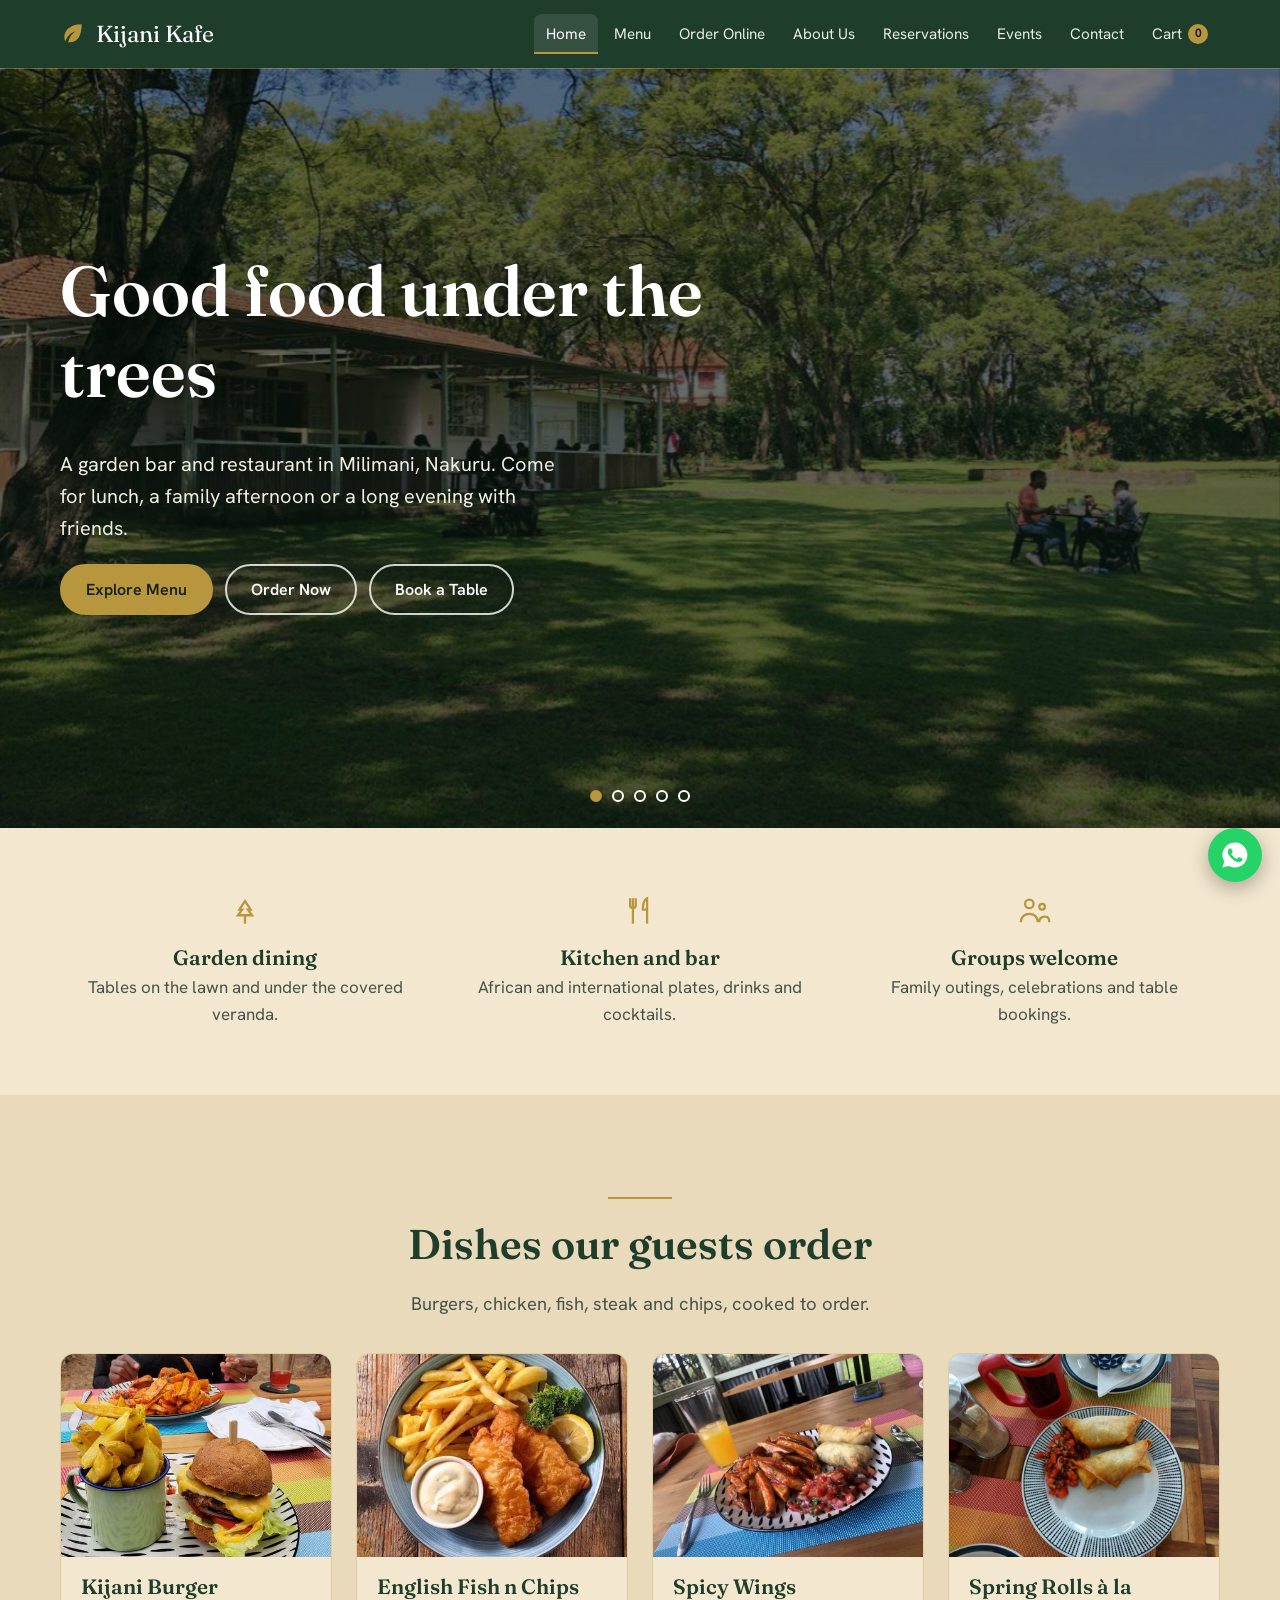
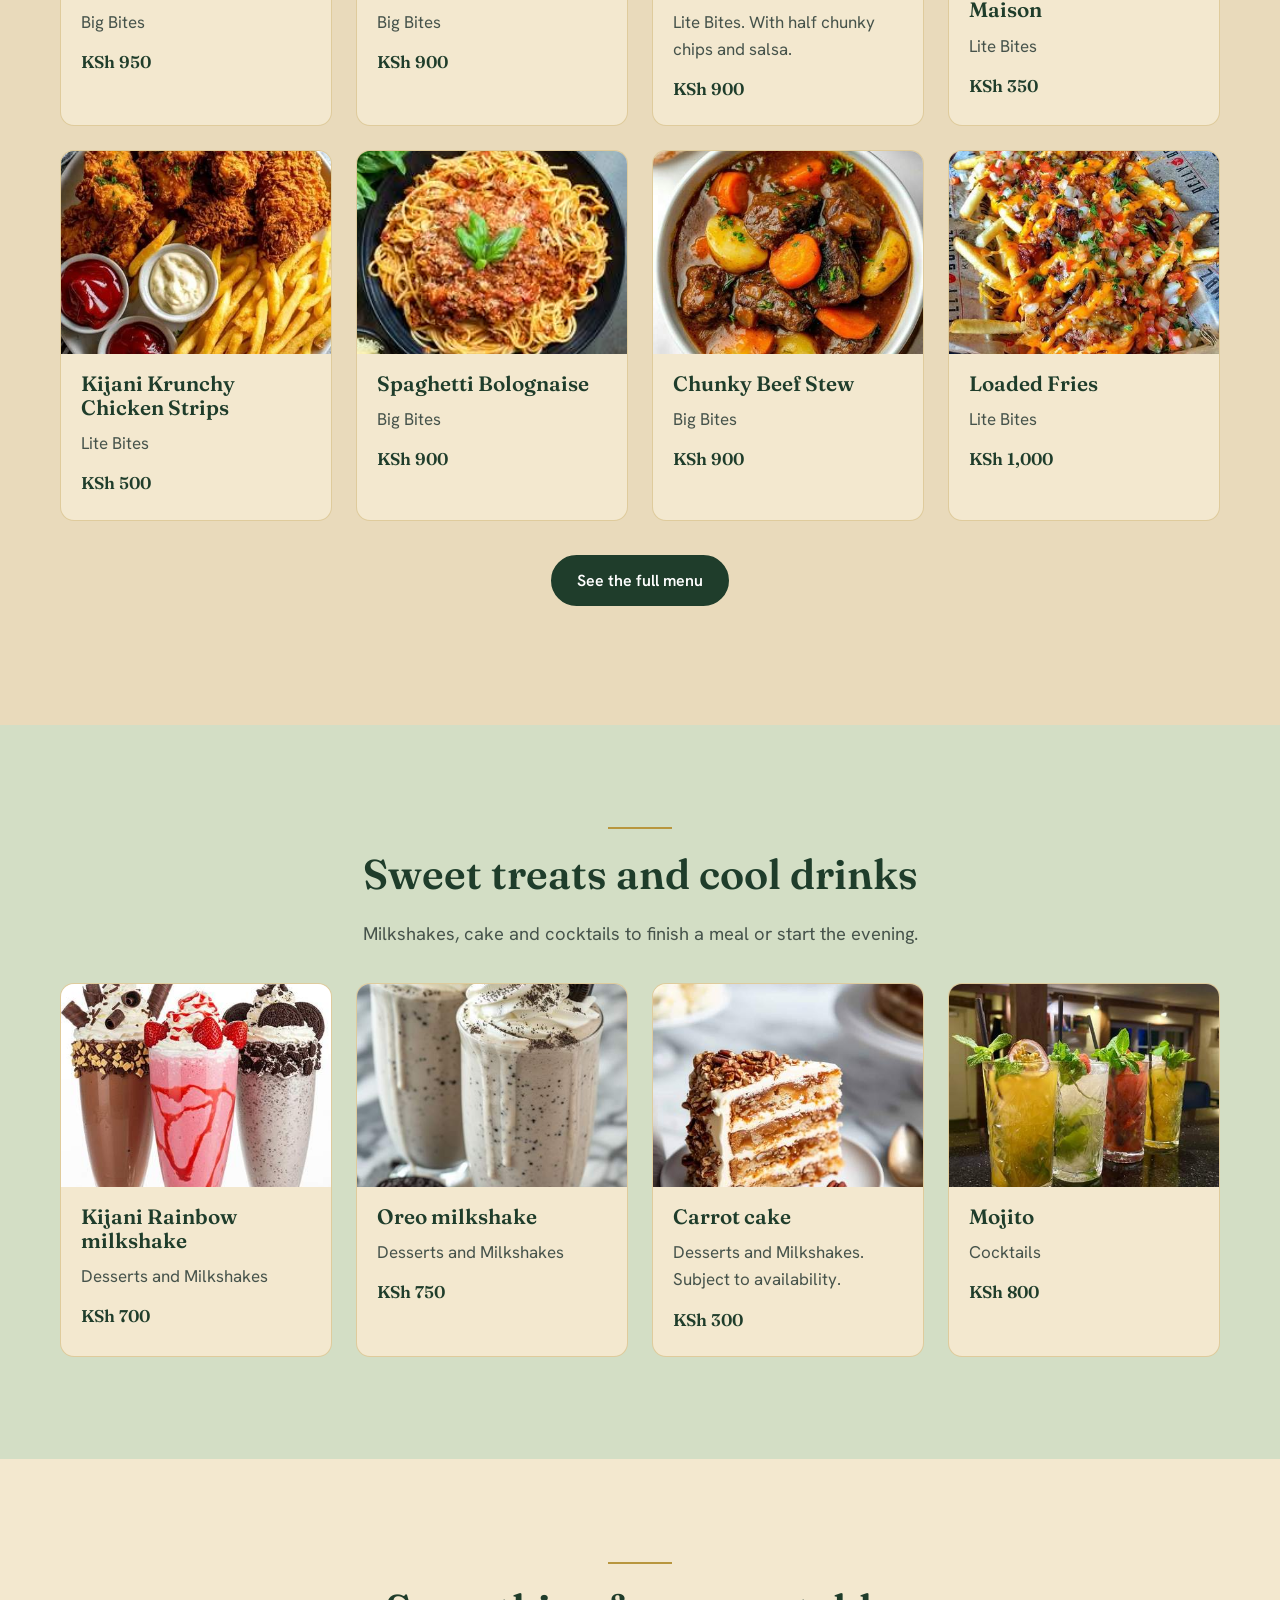
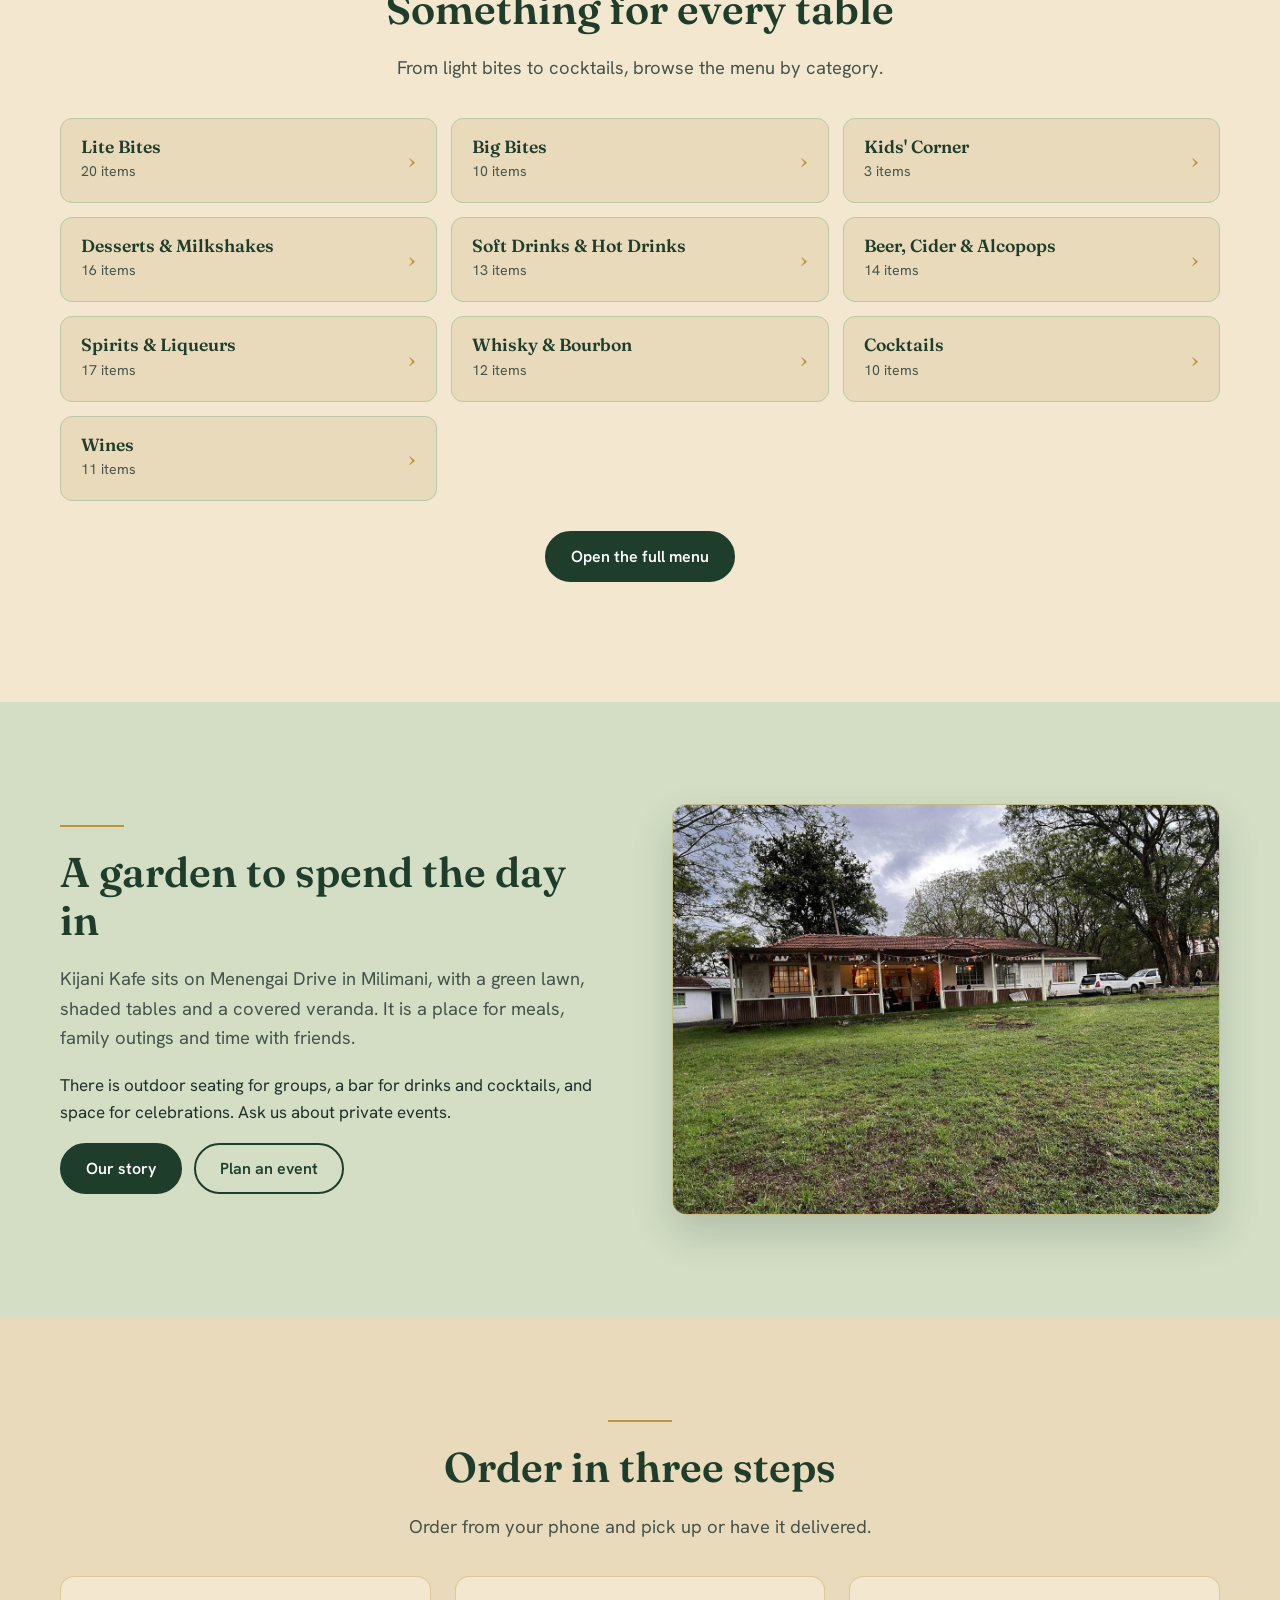
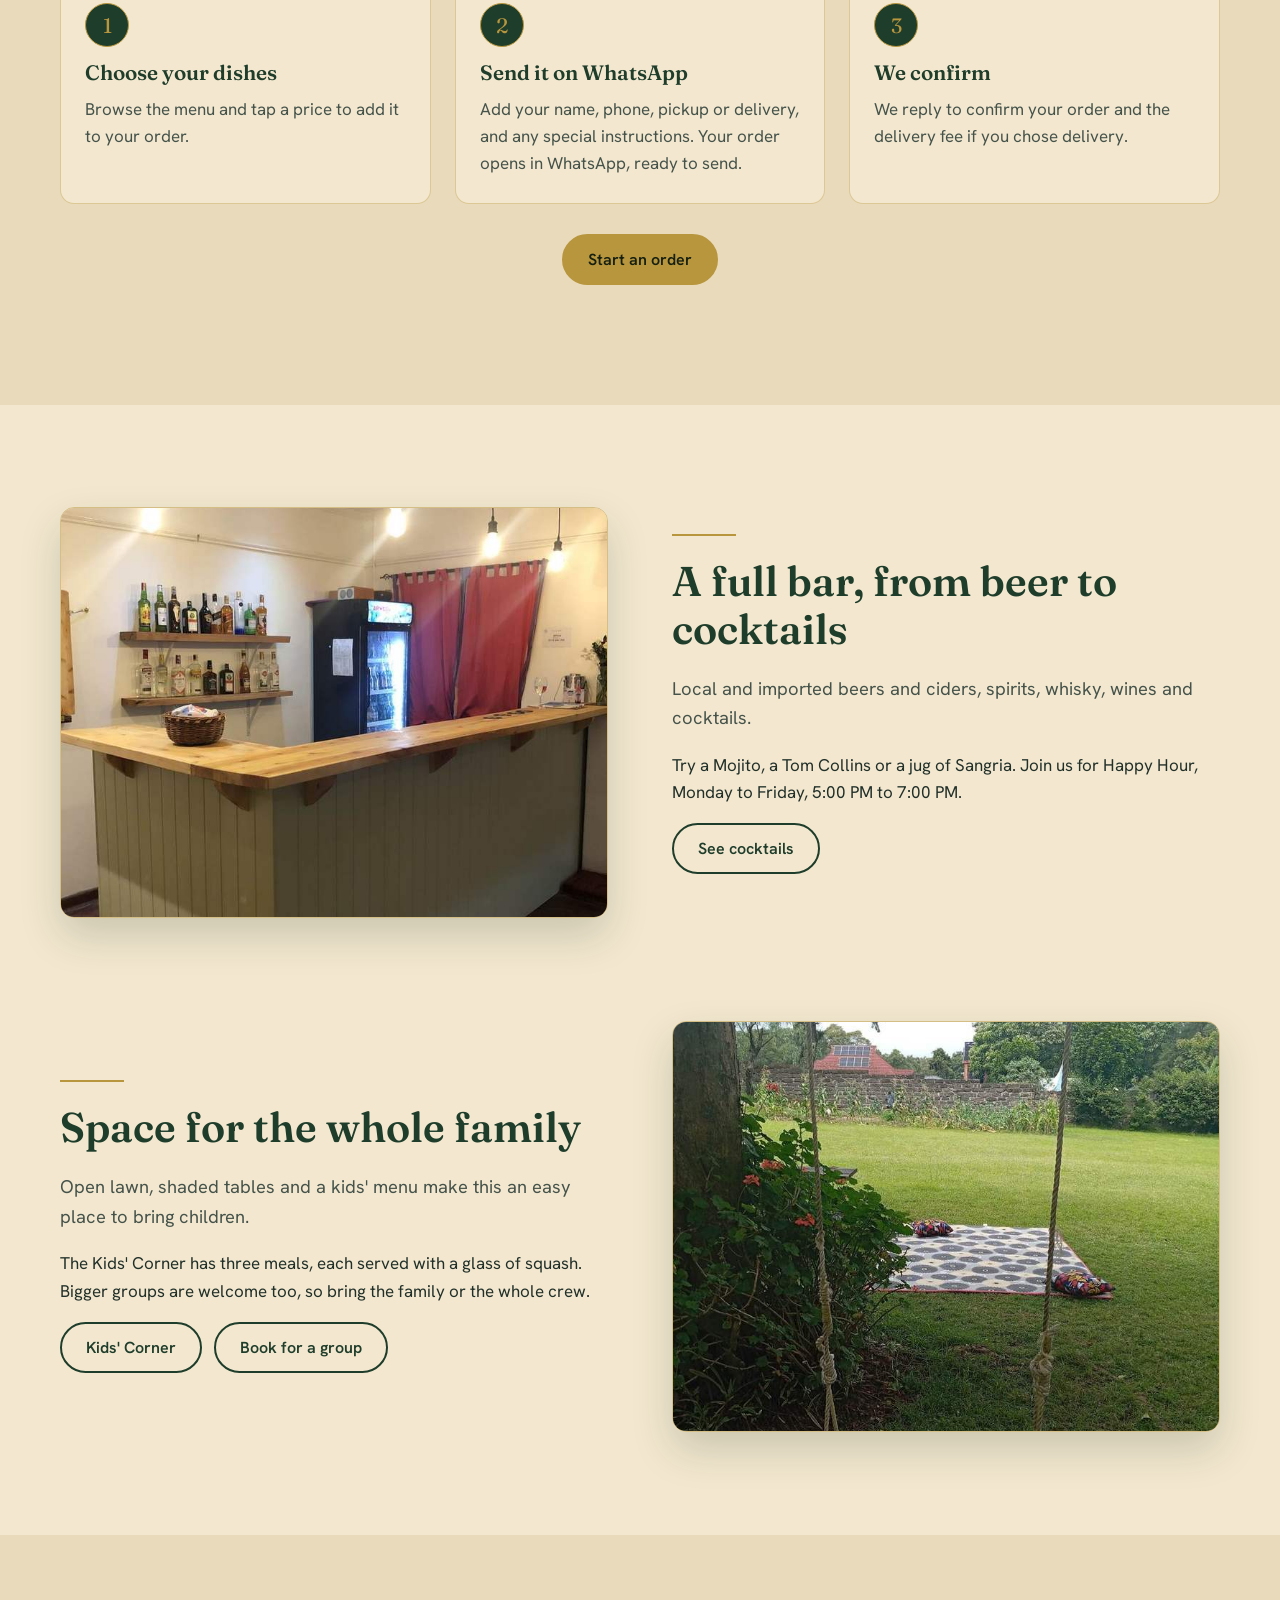
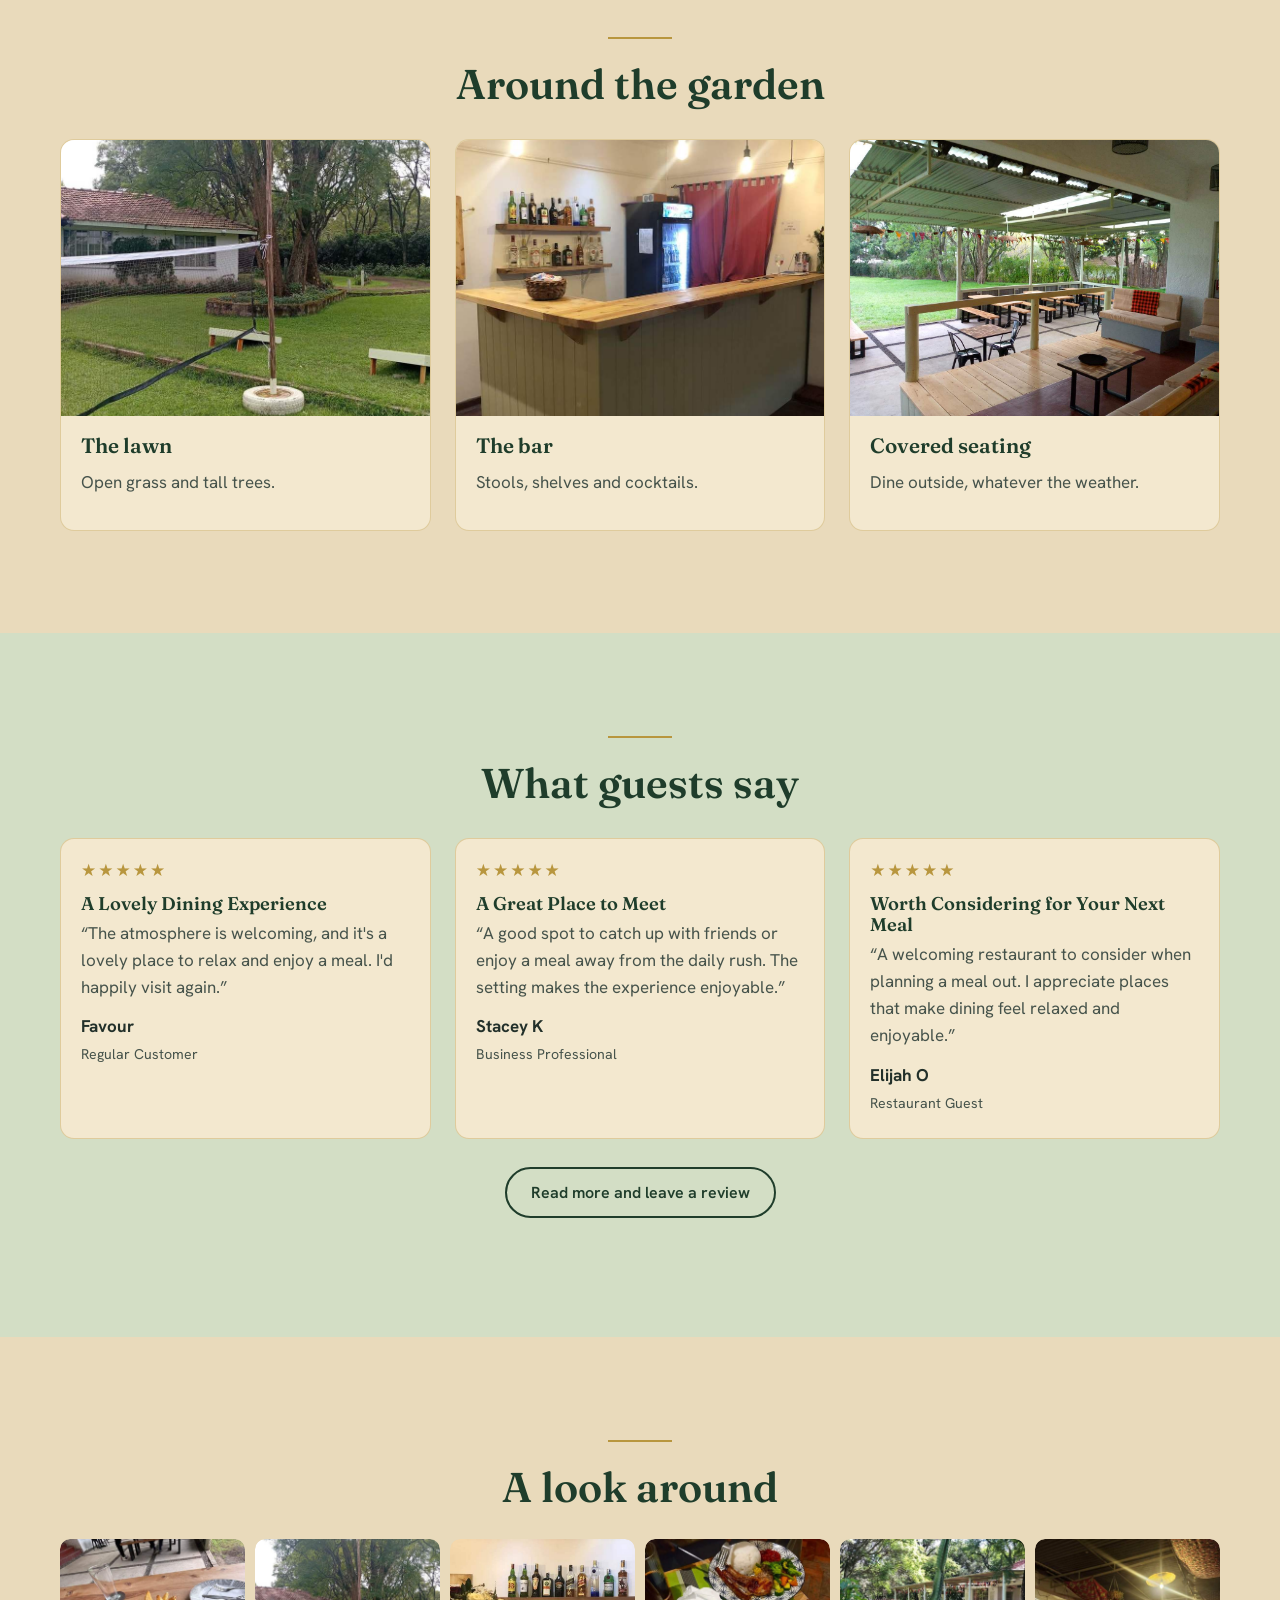
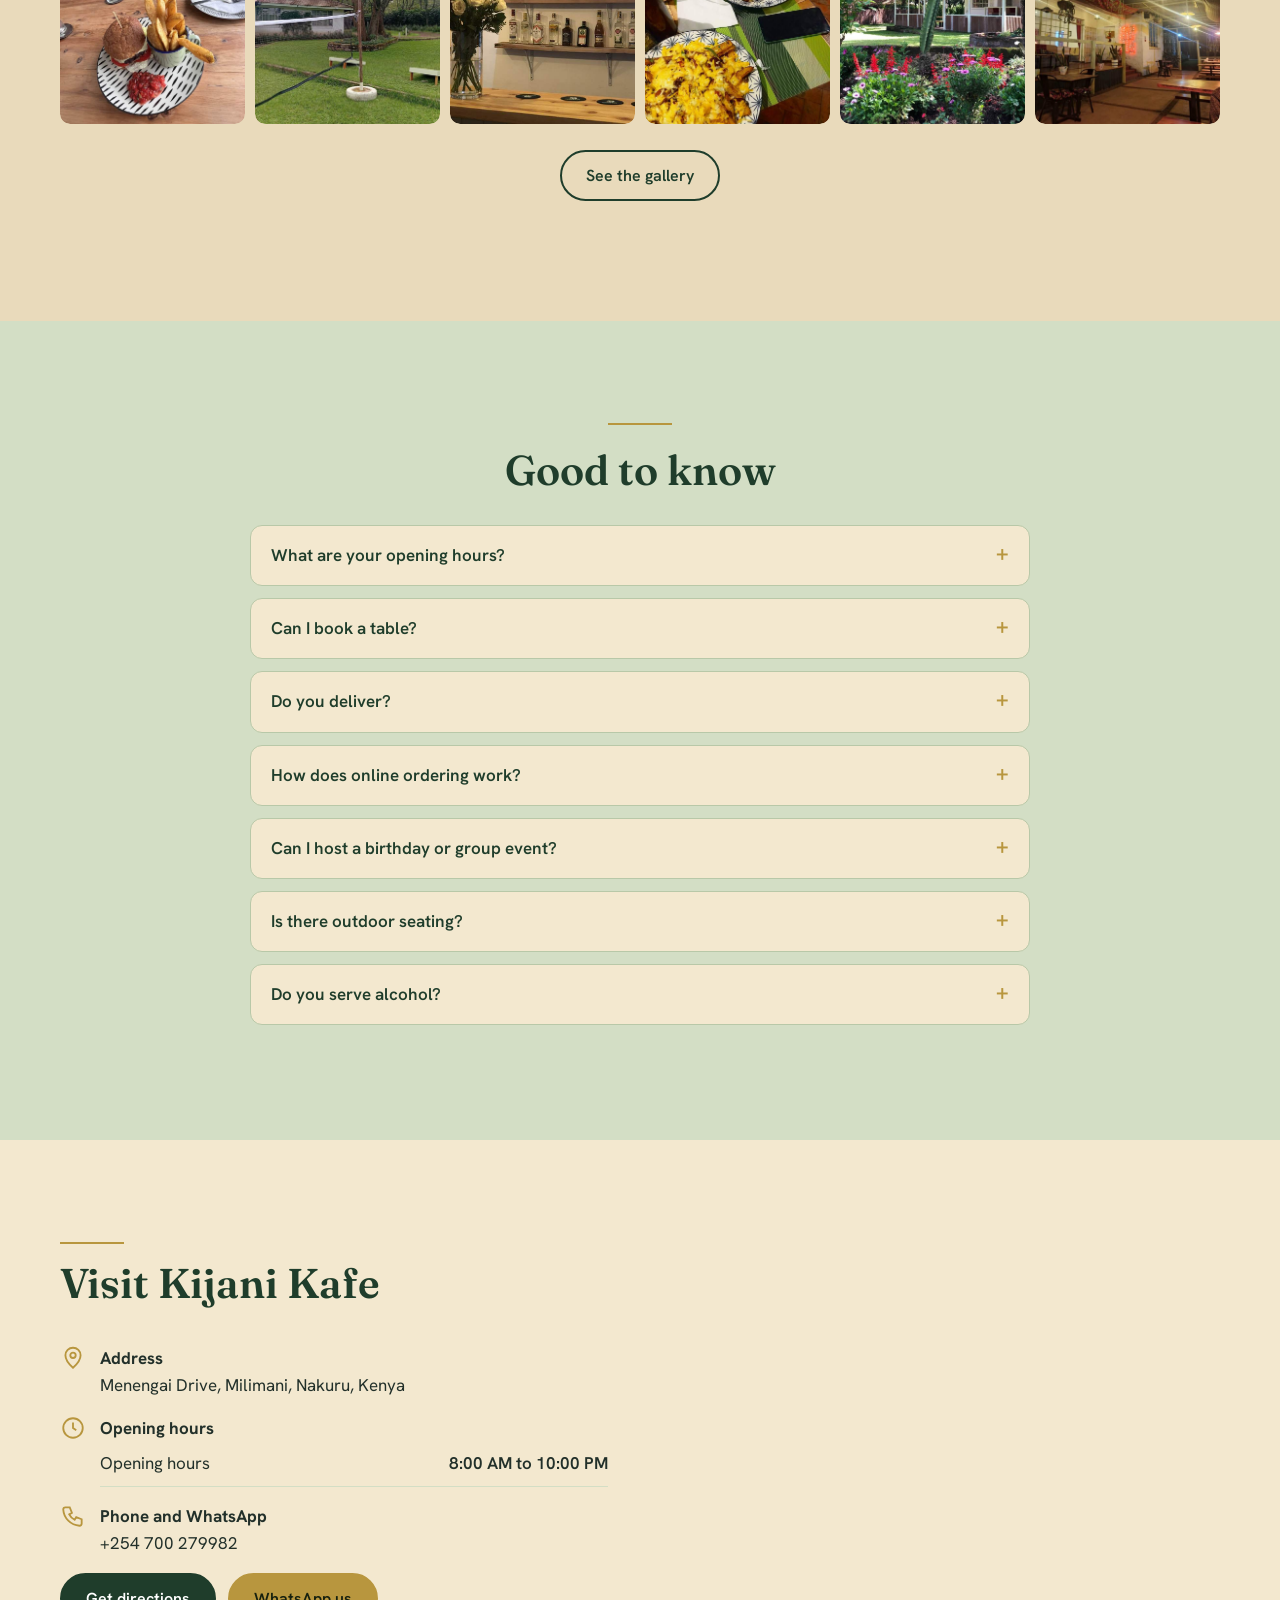
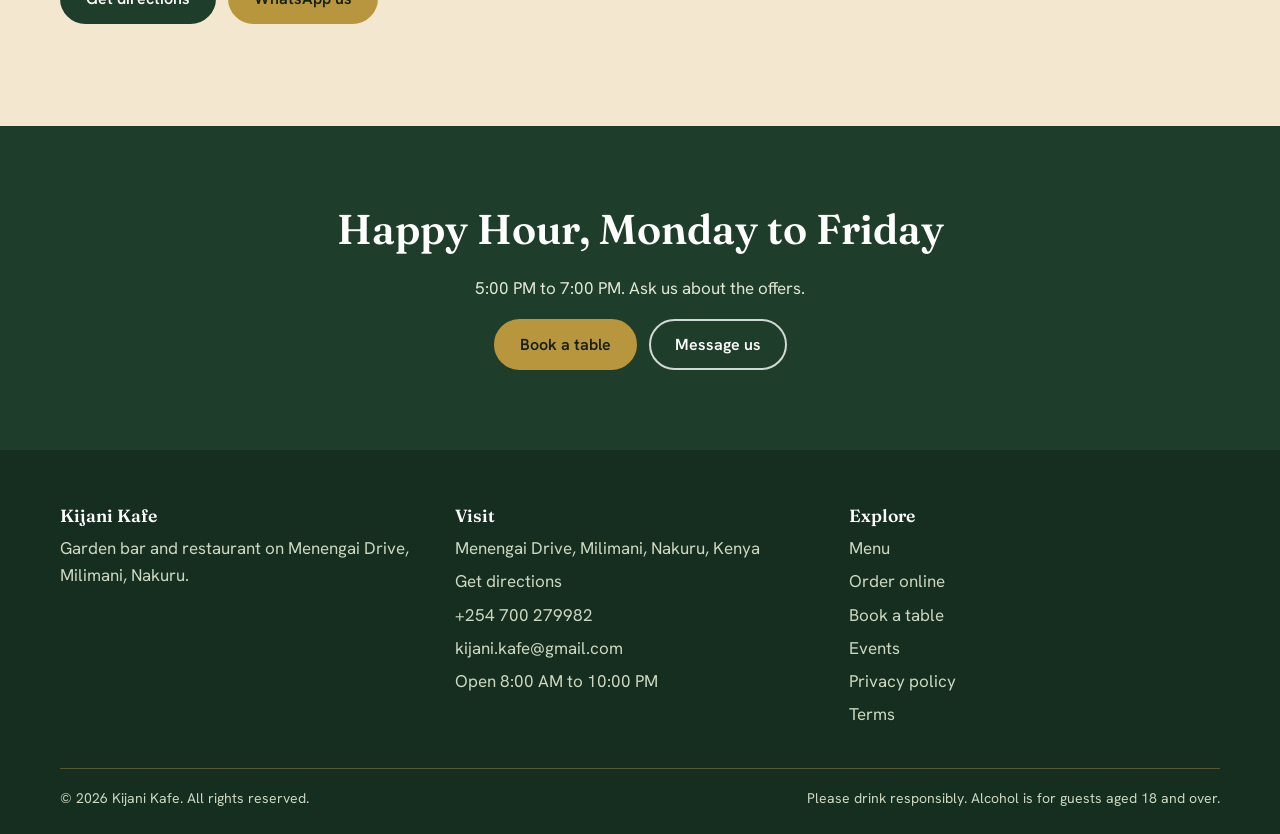
<file: index.html>
<!doctype html><html lang="en"><head><meta charset="utf-8"><meta name="viewport" content="width=device-width,initial-scale=1"><title>Kijani Kafe | Garden Bar & Restaurant in Milimani, Nakuru</title><meta name="description" content="Garden-style bar and restaurant on Menengai Drive, Milimani, Nakuru. View the menu, order on WhatsApp or book a table."><meta name="theme-color" content="#1f3d2b"><meta property="og:title" content="Kijani Kafe | Garden Bar & Restaurant in Milimani, Nakuru"><meta property="og:description" content="Garden-style bar and restaurant on Menengai Drive, Milimani, Nakuru. View the menu, order on WhatsApp or book a table."><meta property="og:image" content="images/h1.jpg"><meta property="og:type" content="restaurant">
<link rel="preconnect" href="https://fonts.googleapis.com"><link rel="preconnect" href="https://fonts.gstatic.com" crossorigin><link href="https://fonts.googleapis.com/css2?family=Fraunces:opsz,wght@9..144,500;9..144,600&family=Hanken+Grotesk:wght@400;600;700&display=swap" rel="stylesheet"><link rel="stylesheet" href="css/style.css"><script type="application/ld+json">{"@context": "https://schema.org", "@type": "Restaurant", "name": "Kijani Kafe", "description": "Garden-style bar and restaurant in Milimani, Nakuru.", "telephone": "+254700279982", "email": "kijani.kafe@gmail.com", "servesCuisine": ["African", "International"], "hasMenu": "menu.html", "image": "images/h1.jpg", "address": {"@type": "PostalAddress", "streetAddress": "Menengai Drive, Milimani", "addressLocality": "Nakuru", "addressCountry": "KE"}, "acceptsReservations": true, "openingHours": "Mo-Su 08:00-22:00"}</script></head><body>
<a class="skip" href="#main">Skip to content</a>
<header class="top"><div class="wrap bar"><a class="logo" href="index.html" aria-label="Kijani Kafe home"><svg viewBox="0 0 24 24" aria-hidden="true"><path d="M20 3C9 3 4 9 4 15c0 1.5.4 2.8 1 4 1.5-5 5-8 9-9.5-3 2.5-5.500 5.500-6.500 10C16 20.500 20 14 20 3z"/></svg>Kijani Kafe</a>
<button class="burger" aria-label="Menu" aria-expanded="false"><svg viewBox="0 0 24 24" fill="none" stroke-width="2" stroke-linecap="round"><path d="M4 7h16M4 12h16M4 17h16"/></svg></button>
<nav aria-label="Main"><ul><li><a href="index.html" aria-current="page">Home</a></li><li><a href="menu.html">Menu</a></li><li><a href="order.html">Order Online</a></li><li><a href="about.html">About Us</a></li><li><a href="reservations.html">Reservations</a></li><li><a href="events.html">Events</a></li><li><a href="contact.html">Contact</a></li><li><a class="cartlink" href="order.html">Cart <b data-count>0</b></a></li></ul></nav></div></header><main id="main"><section class="hero" style="padding:0" aria-label="Kijani Kafe photo slideshow"><div class="slide"><img src="images/h1.jpg" alt="The garden lawn at Kijani Kafe"></div><div class="slide"><img src="images/h2.jpg" alt="Kijani Kafe building among the trees" loading="lazy"></div><div class="slide"><img src="images/h3.jpg" alt="Covered garden seating" loading="lazy"></div><div class="slide"><img src="images/h4.jpg" alt="The bar and dining room" loading="lazy"></div><div class="slide"><img src="images/h5.jpg" alt="A shared platter of Kijani Kafe food" loading="lazy"></div><div class="wrap"><h1>Good food under the trees</h1><p>A garden bar and restaurant in Milimani, Nakuru. Come for lunch, a family afternoon or a long evening with friends.</p><div class="btns"><a class="btn gold" href="menu.html">Explore Menu</a><a class="btn ghost" href="order.html">Order Now</a><a class="btn ghost" href="reservations.html">Book a Table</a></div></div><div class="dots" role="group" aria-label="Choose photo"></div></section>
<section class="bg-white" style="padding:44px 0"><div class="wrap grid g3"><div class="fact rv"><svg viewBox="0 0 24 24" aria-hidden="true"><path d="M12 21v-6M7 15h10l-3-4h2l-4-6-4 6h2z"/></svg><h3>Garden dining</h3><p>Tables on the lawn and under the covered veranda.</p></div><div class="fact rv"><svg viewBox="0 0 24 24" aria-hidden="true"><path d="M7 3v8M5 3v5a2 2 0 0 0 4 0V3M7 11v10M17 21V3c-2 1-3 4-3 8h3"/></svg><h3>Kitchen and bar</h3><p>African and international plates, drinks and cocktails.</p></div><div class="fact rv"><svg viewBox="0 0 24 24" aria-hidden="true"><circle cx="8" cy="7" r="3"/><circle cx="17" cy="9" r="2"/><path d="M2 20c0-4 3-6 6-6s6 2 6 6M15 20c0-2 1-4 4-4s3 2 3 4"/></svg><h3>Groups welcome</h3><p>Family outings, celebrations and table bookings.</p></div></div></section>
<section><div class="wrap"><div class="center rv"><hr class="rule"><h2>Dishes our guests order</h2><p class="lead">Burgers, chicken, fish, steak and chips, cooked to order.</p></div>
<div class="grid g4" style="margin-top:34px"><article class="card rv"><div class="im"><img src="images/f-burger.jpg" alt="Kijani Burger" loading="lazy"></div><div class="tx"><h3>Kijani Burger</h3><p>Big Bites</p><span class="price">KSh 950</span></div></article><article class="card rv"><div class="im"><img src="images/m-fish.jpg" alt="English Fish n Chips" loading="lazy"></div><div class="tx"><h3>English Fish n Chips</h3><p>Big Bites</p><span class="price">KSh 900</span></div></article><article class="card rv"><div class="im"><img src="images/f-wings.jpg" alt="Spicy Wings" loading="lazy"></div><div class="tx"><h3>Spicy Wings</h3><p>Lite Bites. With half chunky chips and salsa.</p><span class="price">KSh 900</span></div></article><article class="card rv"><div class="im"><img src="images/f-rolls.jpg" alt="Spring Rolls à la Maison" loading="lazy"></div><div class="tx"><h3>Spring Rolls à la Maison</h3><p>Lite Bites</p><span class="price">KSh 350</span></div></article><article class="card rv"><div class="im"><img src="images/m-strips.jpg" alt="Kijani Krunchy Chicken Strips" loading="lazy"></div><div class="tx"><h3>Kijani Krunchy Chicken Strips</h3><p>Lite Bites</p><span class="price">KSh 500</span></div></article><article class="card rv"><div class="im"><img src="images/m-bolognese.jpg" alt="Spaghetti Bolognaise" loading="lazy"></div><div class="tx"><h3>Spaghetti Bolognaise</h3><p>Big Bites</p><span class="price">KSh 900</span></div></article><article class="card rv"><div class="im"><img src="images/m-stew.jpg" alt="Chunky Beef Stew" loading="lazy"></div><div class="tx"><h3>Chunky Beef Stew</h3><p>Big Bites</p><span class="price">KSh 900</span></div></article><article class="card rv"><div class="im"><img src="images/m-loaded.jpg" alt="Loaded Fries" loading="lazy"></div><div class="tx"><h3>Loaded Fries</h3><p>Lite Bites</p><span class="price">KSh 1,000</span></div></article></div>
<p class="center" style="margin-top:34px"><a class="btn" href="menu.html">See the full menu</a></p></div></section>
<section class="bg-sage"><div class="wrap"><div class="center rv"><hr class="rule"><h2>Sweet treats and cool drinks</h2><p class="lead">Milkshakes, cake and cocktails to finish a meal or start the evening.</p></div><div class="grid g4" style="margin-top:34px"><article class="card rv"><div class="im"><img src="images/m-rainbow.jpg" alt="Kijani Rainbow milkshake" loading="lazy"></div><div class="tx"><h3>Kijani Rainbow milkshake</h3><p>Desserts and Milkshakes</p><span class="price">KSh 700</span></div></article><article class="card rv"><div class="im"><img src="images/m-oreo.jpg" alt="Oreo milkshake" loading="lazy"></div><div class="tx"><h3>Oreo milkshake</h3><p>Desserts and Milkshakes</p><span class="price">KSh 750</span></div></article><article class="card rv"><div class="im"><img src="images/m-carrot.jpg" alt="Carrot cake" loading="lazy"></div><div class="tx"><h3>Carrot cake</h3><p>Desserts and Milkshakes. Subject to availability.</p><span class="price">KSh 300</span></div></article><article class="card rv"><div class="im"><img src="images/m-mojito.jpg" alt="Mojito" loading="lazy"></div><div class="tx"><h3>Mojito</h3><p>Cocktails</p><span class="price">KSh 800</span></div></article></div></div></section>
<section class="bg-white"><div class="wrap"><div class="center rv"><hr class="rule"><h2>Something for every table</h2><p class="lead">From light bites to cocktails, browse the menu by category.</p></div><div class="grid g3" style="margin-top:34px;gap:14px"><a class="tile rv" href="menu.html#c1"><div><h3>Lite Bites</h3><small>20 items</small></div><span aria-hidden="true">›</span></a><a class="tile rv" href="menu.html#c2"><div><h3>Big Bites</h3><small>10 items</small></div><span aria-hidden="true">›</span></a><a class="tile rv" href="menu.html#c3"><div><h3>Kids' Corner</h3><small>3 items</small></div><span aria-hidden="true">›</span></a><a class="tile rv" href="menu.html#c4"><div><h3>Desserts & Milkshakes</h3><small>16 items</small></div><span aria-hidden="true">›</span></a><a class="tile rv" href="menu.html#c5"><div><h3>Soft Drinks & Hot Drinks</h3><small>13 items</small></div><span aria-hidden="true">›</span></a><a class="tile rv" href="menu.html#c6"><div><h3>Beer, Cider & Alcopops</h3><small>14 items</small></div><span aria-hidden="true">›</span></a><a class="tile rv" href="menu.html#c7"><div><h3>Spirits & Liqueurs</h3><small>17 items</small></div><span aria-hidden="true">›</span></a><a class="tile rv" href="menu.html#c8"><div><h3>Whisky & Bourbon</h3><small>12 items</small></div><span aria-hidden="true">›</span></a><a class="tile rv" href="menu.html#c9"><div><h3>Cocktails</h3><small>10 items</small></div><span aria-hidden="true">›</span></a><a class="tile rv" href="menu.html#c10"><div><h3>Wines</h3><small>11 items</small></div><span aria-hidden="true">›</span></a></div><p class="center" style="margin-top:30px"><a class="btn" href="menu.html">Open the full menu</a></p></div></section>
<section class="bg-sage"><div class="wrap split"><div class="rv"><hr class="rule"><h2>A garden to spend the day in</h2><p class="lead">Kijani Kafe sits on Menengai Drive in Milimani, with a green lawn, shaded tables and a covered veranda. It is a place for meals, family outings and time with friends.</p><p>There is outdoor seating for groups, a bar for drinks and cocktails, and space for celebrations. Ask us about private events.</p><div class="btns"><a class="btn" href="about.html">Our story</a><a class="btn line" href="events.html">Plan an event</a></div></div><div class="photo rv"><img src="images/h2.jpg" alt="Kijani Kafe among the trees" loading="lazy"></div></div></section>
<section><div class="wrap"><div class="center rv"><hr class="rule"><h2>Order in three steps</h2><p class="lead">Order from your phone and pick up or have it delivered.</p></div><ol class="steps" style="margin-top:34px"><li class="rv"><h3>Choose your dishes</h3><p>Browse the menu and tap a price to add it to your order.</p></li><li class="rv"><h3>Send it on WhatsApp</h3><p>Add your name, phone, pickup or delivery, and any special instructions. Your order opens in WhatsApp, ready to send.</p></li><li class="rv"><h3>We confirm</h3><p>We reply to confirm your order and the delivery fee if you chose delivery.</p></li></ol><p class="center" style="margin-top:30px"><a class="btn gold" href="order.html">Start an order</a></p></div></section>
<section class="bg-white"><div class="wrap split"><div class="photo rv"><img src="images/g-in5.jpg" alt="The bar at Kijani Kafe" loading="lazy"></div><div class="rv"><hr class="rule"><h2>A full bar, from beer to cocktails</h2><p class="lead">Local and imported beers and ciders, spirits, whisky, wines and cocktails.</p><p>Try a Mojito, a Tom Collins or a jug of Sangria. Join us for Happy Hour, Monday to Friday, 5:00 PM to 7:00 PM.</p><p><a class="btn line" href="menu.html#c9">See cocktails</a></p></div></div></section>
<section class="bg-white" style="padding-top:0"><div class="wrap split"><div class="rv"><hr class="rule"><h2>Space for the whole family</h2><p class="lead">Open lawn, shaded tables and a kids' menu make this an easy place to bring children.</p><p>The Kids' Corner has three meals, each served with a glass of squash. Bigger groups are welcome too, so bring the family or the whole crew.</p><div class="btns"><a class="btn line" href="menu.html#c3">Kids' Corner</a><a class="btn line" href="reservations.html">Book for a group</a></div></div><div class="photo rv"><img src="images/g-ga8.jpg" alt="A rope swing in the garden at Kijani Kafe" loading="lazy"></div></div></section>
<section><div class="wrap"><div class="center rv"><hr class="rule"><h2>Around the garden</h2></div><div class="grid g3" style="margin-top:30px"><article class="card rv"><div class="im"><img src="images/g-ga5.jpg" alt="The lawn" loading="lazy"></div><div class="tx"><h3>The lawn</h3><p>Open grass and tall trees.</p></div></article><article class="card rv"><div class="im"><img src="images/g-in5.jpg" alt="The bar" loading="lazy"></div><div class="tx"><h3>The bar</h3><p>Stools, shelves and cocktails.</p></div></article><article class="card rv"><div class="im"><img src="images/h3.jpg" alt="Covered seating" loading="lazy"></div><div class="tx"><h3>Covered seating</h3><p>Dine outside, whatever the weather.</p></div></article></div></div></section>
<section class="bg-sage"><div class="wrap"><div class="center rv"><hr class="rule"><h2>What guests say</h2></div><div class="grid g3" data-reviews style="margin-top:30px"></div><p class="center" style="margin-top:28px"><a class="btn line" href="about.html#reviews">Read more and leave a review</a></p></div></section>
<section><div class="wrap"><div class="center rv"><hr class="rule"><h2>A look around</h2></div><div class="strip" style="margin-top:28px"><a href="about.html#gallery" aria-label="Open the gallery"><img src="images/g-food1.jpg" alt="Burger and chips" loading="lazy"></a><a href="about.html#gallery" aria-label="Open the gallery"><img src="images/g-ga5.jpg" alt="Lawn and trees" loading="lazy"></a><a href="about.html#gallery" aria-label="Open the gallery"><img src="images/g-in2.jpg" alt="Bottles on the shelf" loading="lazy"></a><a href="about.html#gallery" aria-label="Open the gallery"><img src="images/g-food3.jpg" alt="Rice, greens and sides" loading="lazy"></a><a href="about.html#gallery" aria-label="Open the gallery"><img src="images/g-ga3.jpg" alt="Flower beds" loading="lazy"></a><a href="about.html#gallery" aria-label="Open the gallery"><img src="images/g-in1.jpg" alt="Dining area" loading="lazy"></a></div><p class="center" style="margin-top:26px"><a class="btn line" href="about.html#gallery">See the gallery</a></p></div></section>
<section class="bg-sage"><div class="wrap"><div class="center rv"><hr class="rule"><h2>Good to know</h2></div><div class="faq"><details class="rv"><summary>What are your opening hours?</summary><p>We are open from 8:00 AM to 10:00 PM. Happy Hour runs Monday to Friday, 5:00 PM to 7:00 PM.</p></details><details class="rv"><summary>Can I book a table?</summary><p>Yes. Send a request on the <a href="reservations.html"><u>reservations page</u></a> with your date, time and number of guests. Your table is reserved once we confirm it on WhatsApp.</p></details><details class="rv"><summary>Do you deliver?</summary><p>Yes, delivery is available. Choose Delivery when you <a href="order.html"><u>order online</u></a> and add your address. We confirm the delivery fee on WhatsApp.</p></details><details class="rv"><summary>How does online ordering work?</summary><p>Pick your dishes, enter your details and press Send order on WhatsApp. Your order is ready to send in WhatsApp, and it is confirmed when we reply.</p></details><details class="rv"><summary>Can I host a birthday or group event?</summary><p>Yes, we welcome celebrations and group bookings. Send details on the <a href="events.html"><u>events page</u></a> and we will reply with availability.</p></details><details class="rv"><summary>Is there outdoor seating?</summary><p>Yes. You can sit out on the garden lawn or under the covered veranda.</p></details><details class="rv"><summary>Do you serve alcohol?</summary><p>Yes, we have a full bar with beer, cider, spirits, whisky, cocktails and wine. Alcohol is sold only to guests aged 18 and over.</p></details></div></div></section>
<section class="bg-white"><div class="wrap split" style="align-items:stretch"><div class="cinfo rv"><hr class="rule" style="margin-bottom:0"><h2>Visit Kijani Kafe</h2><div class="ci"><svg viewBox="0 0 24 24" aria-hidden="true"><path d="M12 21s7-6.100 7-11.500A7 7 0 0 0 5 9.500C5 14.900 12 21 12 21z"/><circle cx="12" cy="9.500" r="2.500"/></svg><div><b>Address</b><br>Menengai Drive, Milimani, Nakuru, Kenya</div></div><div class="ci"><svg viewBox="0 0 24 24" aria-hidden="true"><circle cx="12" cy="12" r="9"/><path d="M12 7v5l3 2"/></svg><div style="flex:1"><b>Opening hours</b><div data-hours></div></div></div><div class="ci"><svg viewBox="0 0 24 24" aria-hidden="true"><path d="M5 4h4l2 5-2.500 1.500a11 11 0 0 0 5 5L15 13l5 2v4a2 2 0 0 1-2 2A16 16 0 0 1 3 6a2 2 0 0 1 2-2z"/></svg><div><b>Phone and WhatsApp</b><br><a data-tel href="#">+254 700 279982</a></div></div><div class="btns"><a class="btn" data-map href="#" target="_blank" rel="noopener">Get directions</a><a class="btn gold" data-wa href="#" target="_blank" rel="noopener">WhatsApp us</a></div></div><div class="mapbox rv"><iframe class="map" title="Map of Kijani Kafe" loading="lazy" src="https://www.google.com/maps?q=Kijani+Kafe+Nakuru&output=embed"></iframe></div></div></section>
<section class="band"><div class="wrap rv"><h2>Happy Hour, Monday to Friday</h2><p>5:00 PM to 7:00 PM. Ask us about the offers.</p><div class="btns" style="justify-content:center"><a class="btn gold" href="reservations.html">Book a table</a><a class="btn ghost" data-wa href="#" target="_blank" rel="noopener">Message us</a></div></div></section></main><footer><div class="wrap"><div class="grid g3"><div><h3>Kijani Kafe</h3><p>Garden bar and restaurant on Menengai Drive, Milimani, Nakuru.</p><p data-social></p></div>
<div><h3>Visit</h3><ul><li>Menengai Drive, Milimani, Nakuru, Kenya</li><li><a data-map href="#" target="_blank" rel="noopener">Get directions</a></li><li><a data-tel href="#">+254 700 279982</a></li><li><a data-mail href="#">kijani.kafe@gmail.com</a></li><li>Open 8:00 AM to 10:00 PM</li></ul></div>
<div><h3>Explore</h3><ul><li><a href="menu.html">Menu</a></li><li><a href="order.html">Order online</a></li><li><a href="reservations.html">Book a table</a></li><li><a href="events.html">Events</a></li><li><a href="privacy.html">Privacy policy</a></li><li><a href="terms.html">Terms</a></li></ul></div></div>
<div class="copy"><span>© 2026 Kijani Kafe. All rights reserved.</span><span>Please drink responsibly. Alcohol is for guests aged 18 and over.</span></div></div></footer>
<a class="wa" data-wa href="#" target="_blank" rel="noopener" aria-label="Chat with Kijani Kafe on WhatsApp"><svg viewBox="0 0 24 24" aria-hidden="true"><path d="M12 2a10 10 0 0 0-8.600 15.100L2 22l5-1.300A10 10 0 1 0 12 2zm5.800 14.200c-.2.700-1.400 1.300-1.900 1.400-.5.100-1.100.1-1.800-.1-.4-.1-1-.3-1.700-.6-3-1.300-4.900-4.300-5-4.500-.1-.2-1.200-1.600-1.200-3s.8-2.100 1-2.400c.3-.3.600-.3.800-.3h.6c.2 0 .4 0 .6.500.2.600.8 2 .9 2.100.1.100.1.300 0 .500-.1.200-.2.300-.3.500l-.5.500c-.2.200-.3.300-.1.600.2.300.8 1.300 1.700 2.100 1.200 1 2.100 1.300 2.400 1.500.3.100.5.100.6-.1l.9-1.100c.2-.3.400-.2.700-.1l1.900.9c.3.100.5.200.5.300.1.200.1.800-.1 1.500z"/></svg></a>
<script src="js/config.js"></script><script src="js/menu-data.js"></script><script src="js/reviews-data.js"></script><script src="js/app.js"></script></body></html>
</file>
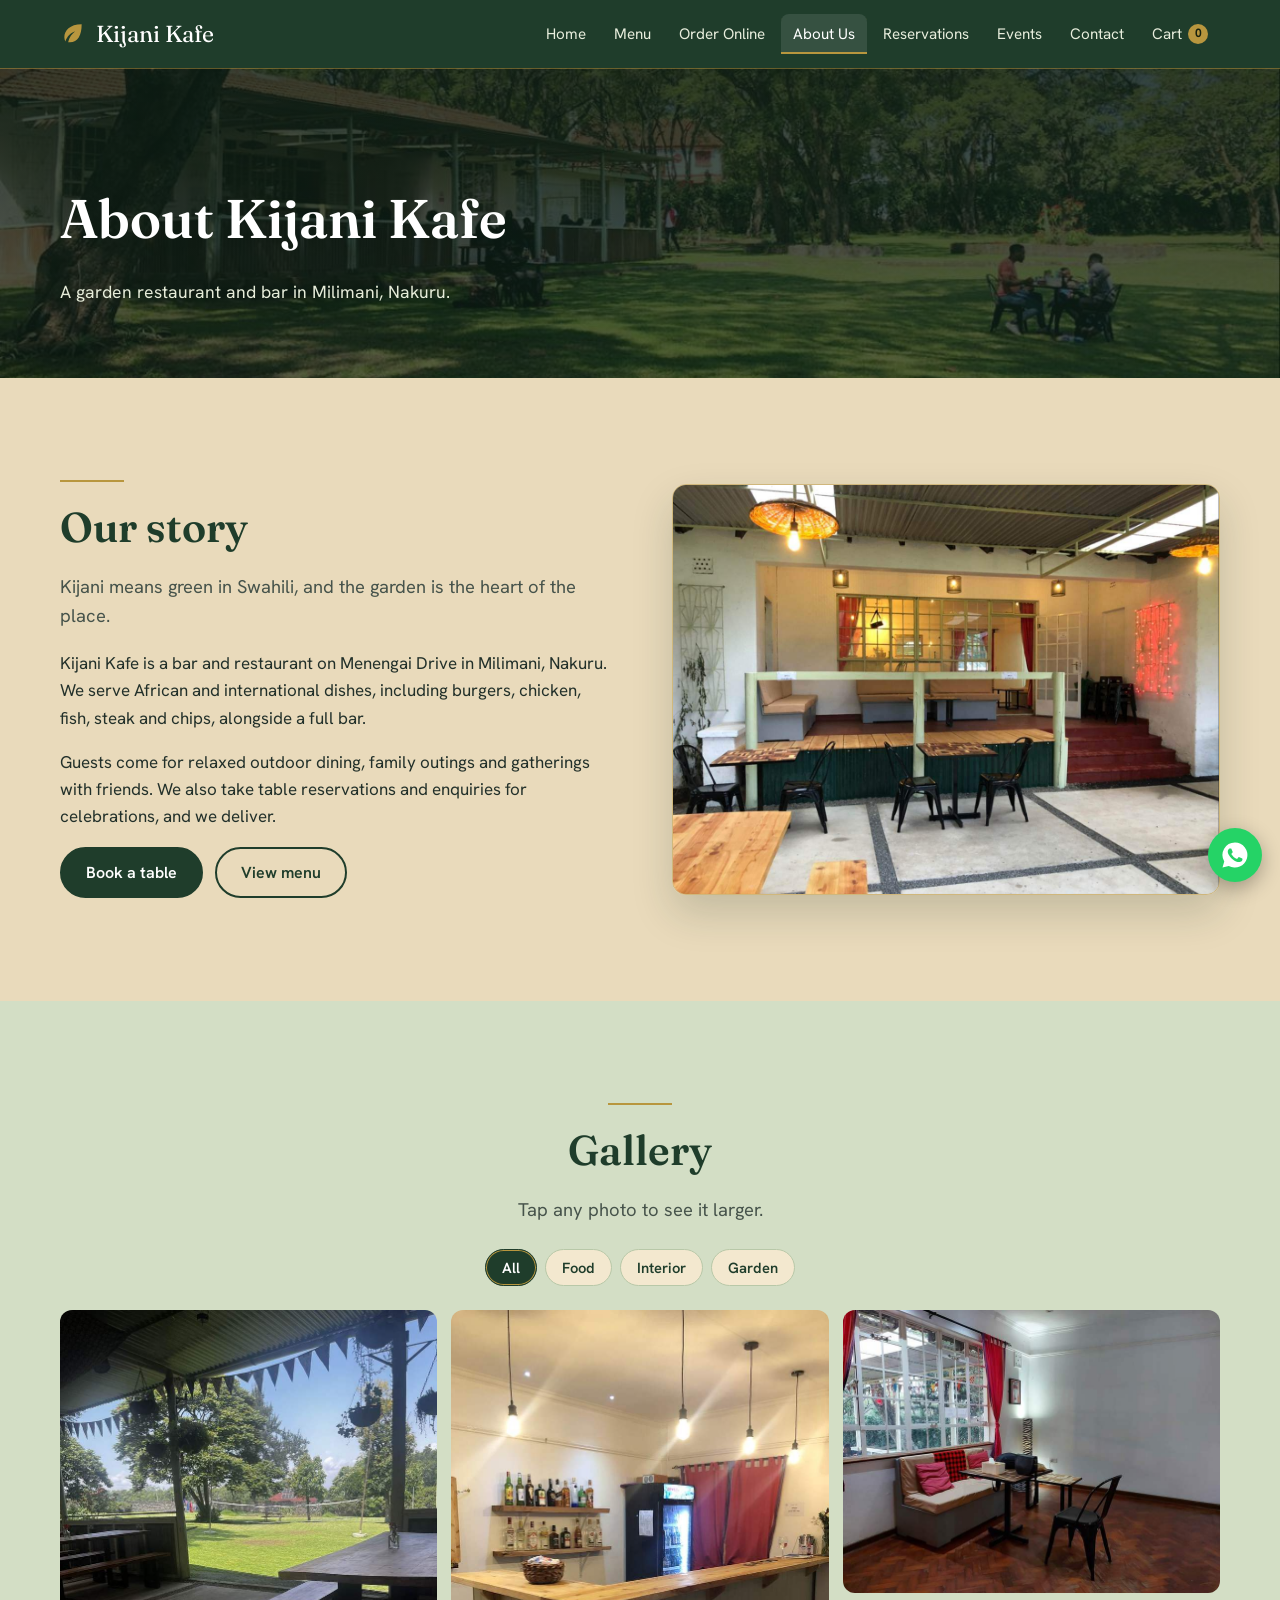
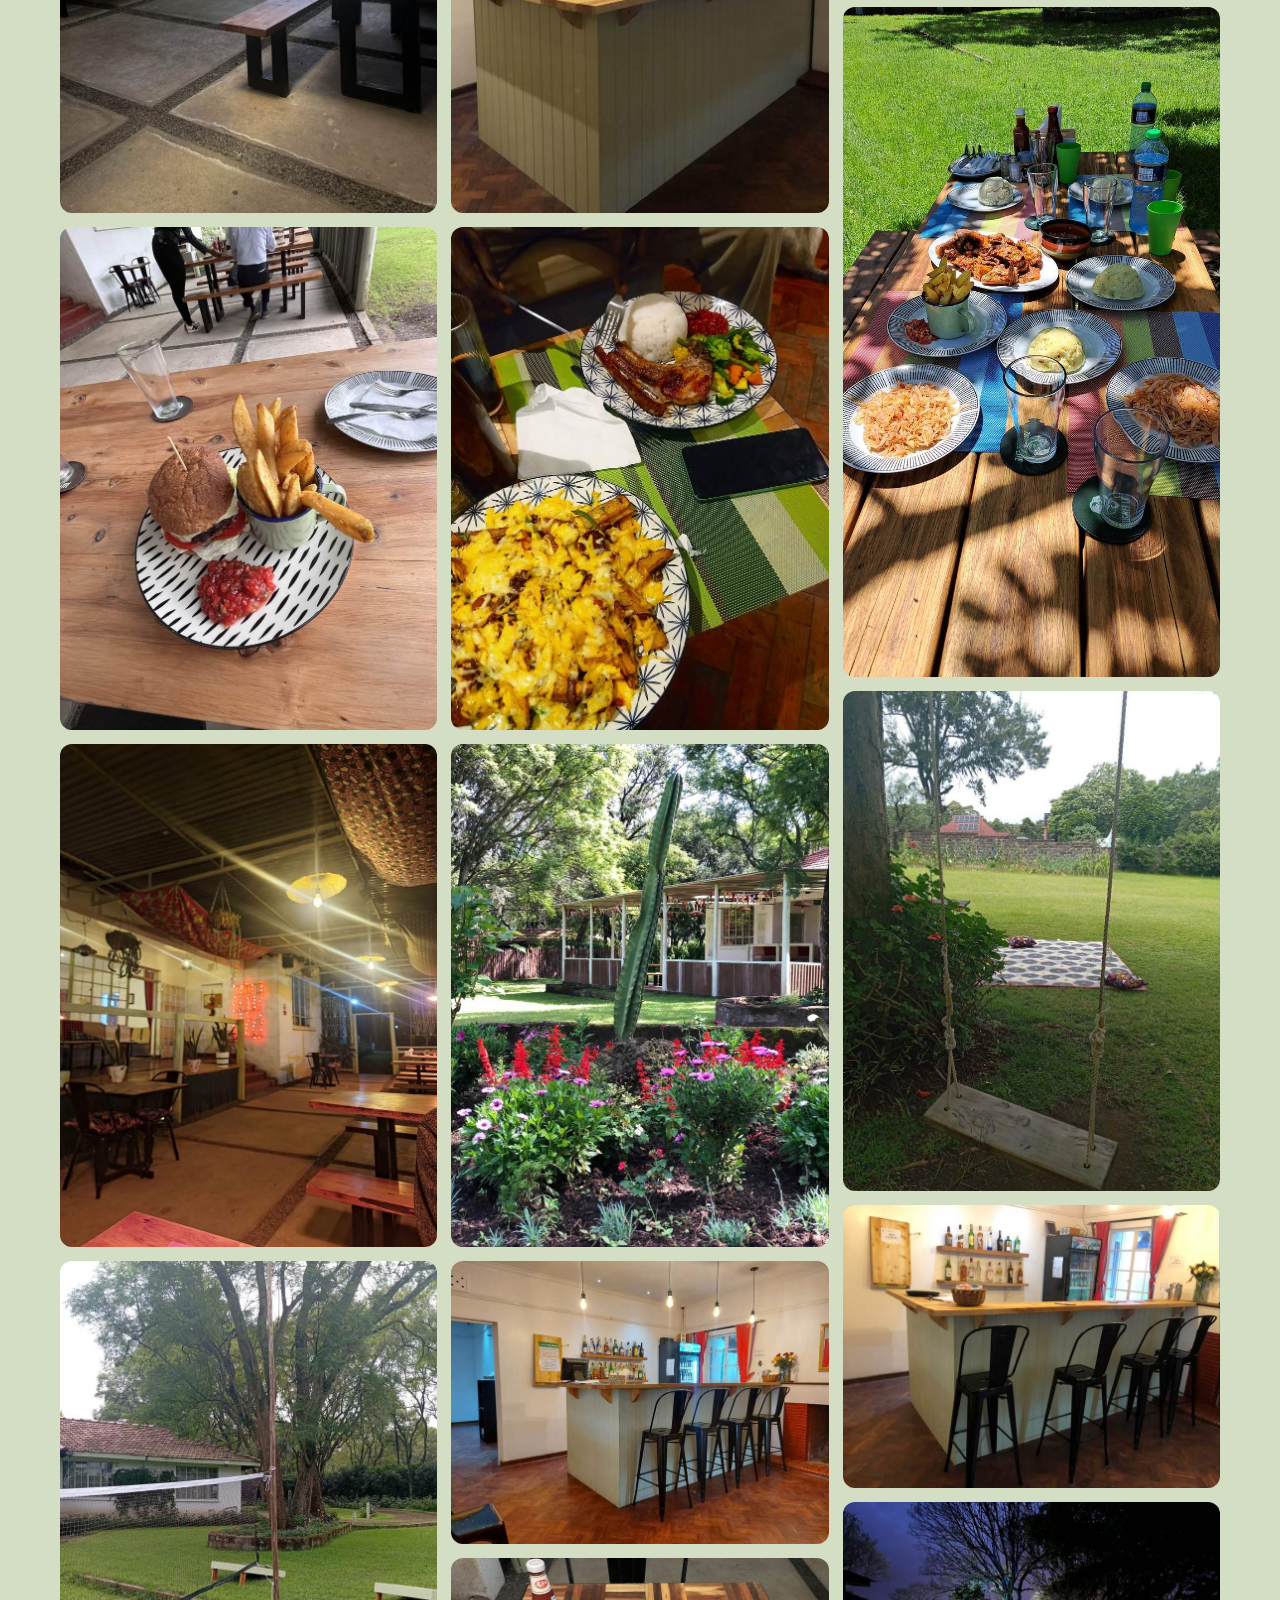
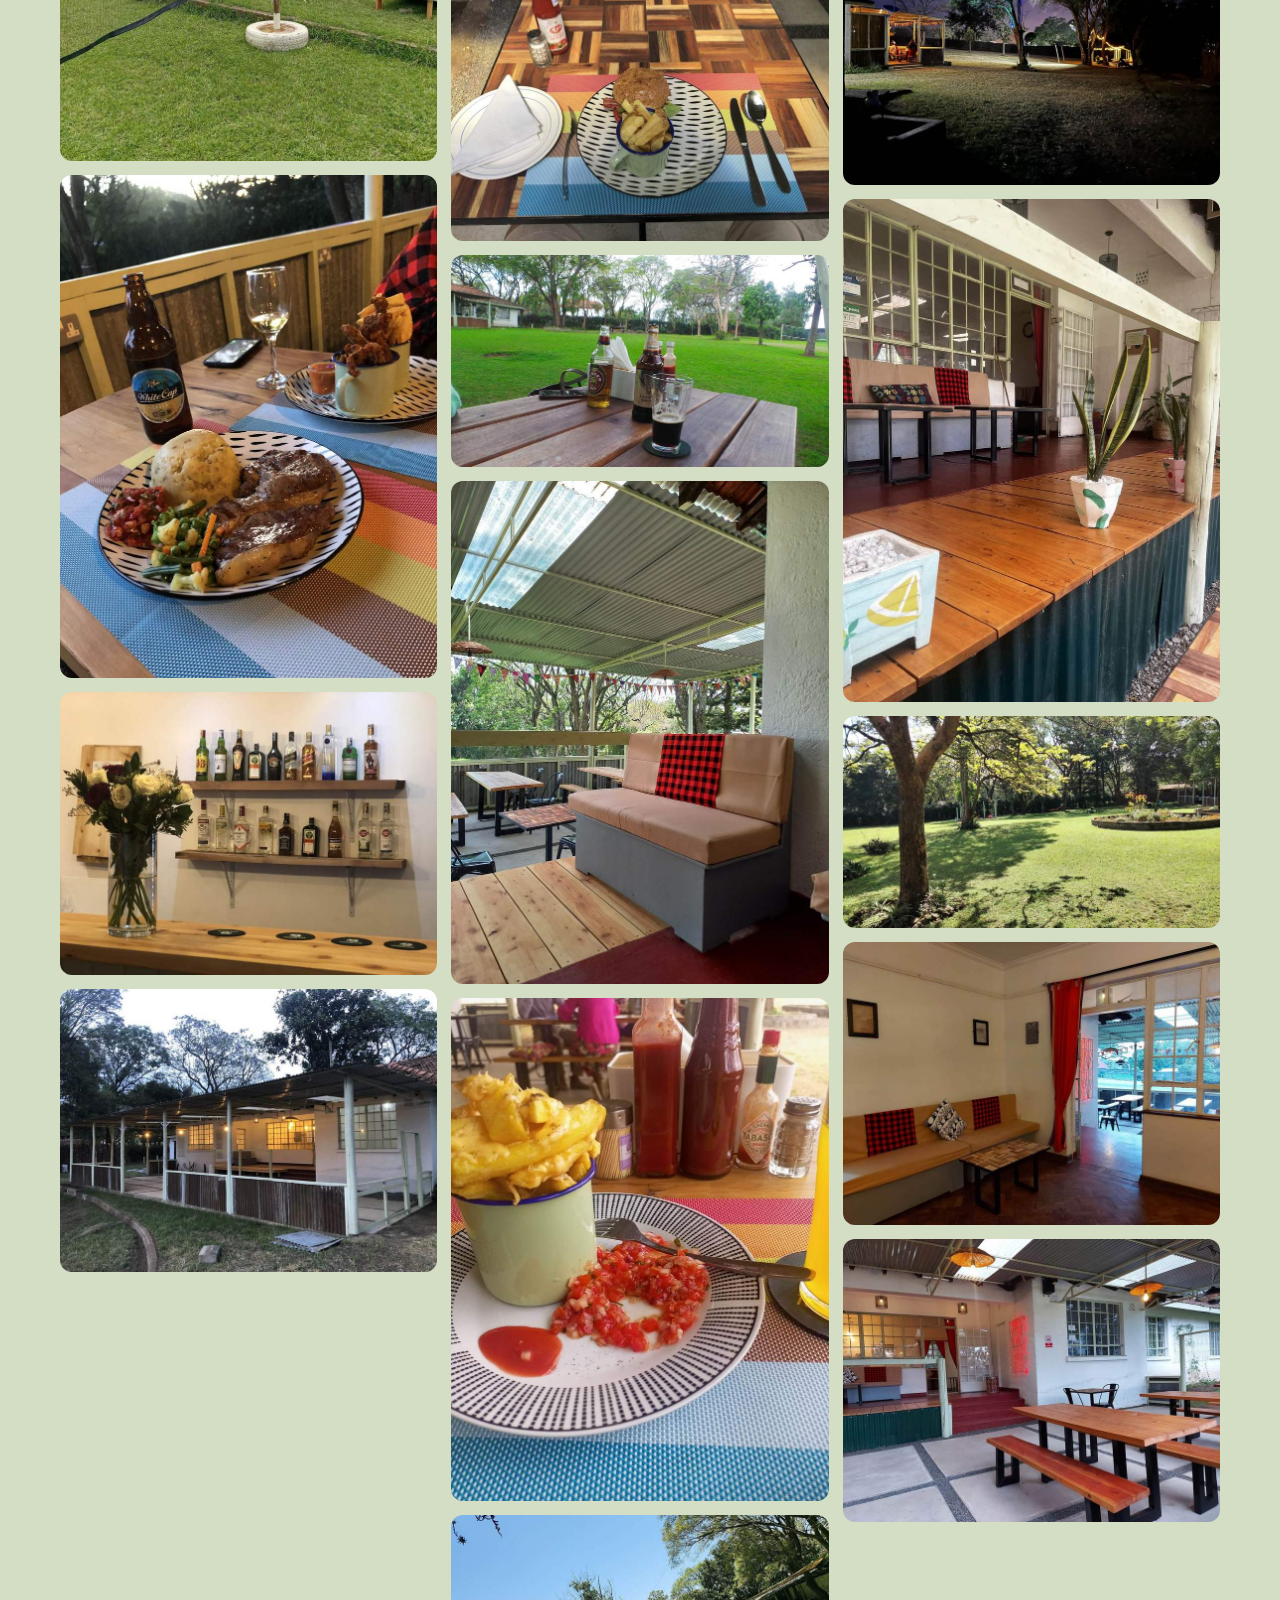
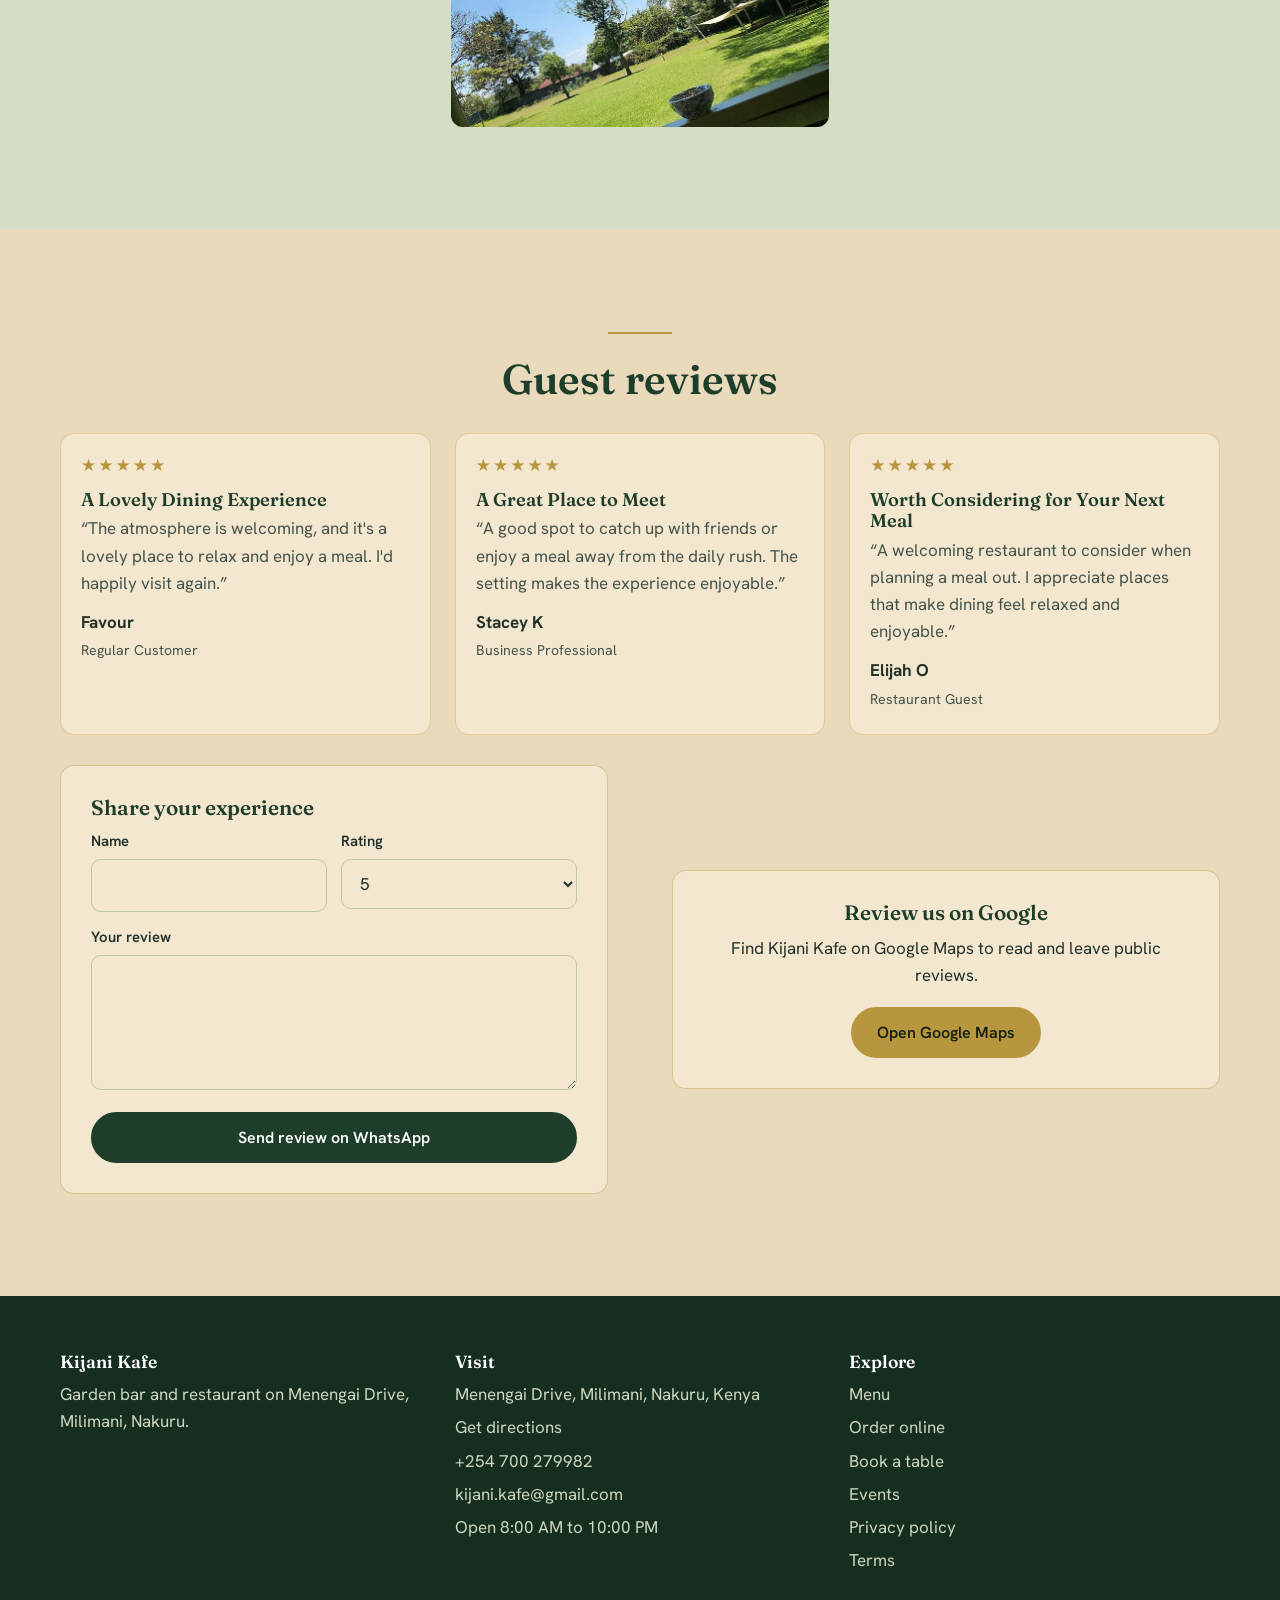
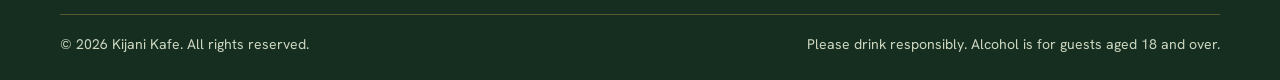
<file: about.html>
<!doctype html><html lang="en"><head><meta charset="utf-8"><meta name="viewport" content="width=device-width,initial-scale=1"><title>About Kijani Kafe | Garden Restaurant, Gallery & Reviews</title><meta name="description" content="The story of Kijani Kafe, a garden bar and restaurant in Milimani, Nakuru. Browse photos and read guest reviews."><meta name="theme-color" content="#1f3d2b"><meta property="og:title" content="About Kijani Kafe | Garden Restaurant, Gallery & Reviews"><meta property="og:description" content="The story of Kijani Kafe, a garden bar and restaurant in Milimani, Nakuru. Browse photos and read guest reviews."><meta property="og:image" content="images/h1.jpg"><meta property="og:type" content="restaurant">
<link rel="preconnect" href="https://fonts.googleapis.com"><link rel="preconnect" href="https://fonts.gstatic.com" crossorigin><link href="https://fonts.googleapis.com/css2?family=Fraunces:opsz,wght@9..144,500;9..144,600&family=Hanken+Grotesk:wght@400;600;700&display=swap" rel="stylesheet"><link rel="stylesheet" href="css/style.css"><script type="application/ld+json">{"@context": "https://schema.org", "@type": "Restaurant", "name": "Kijani Kafe", "description": "Garden-style bar and restaurant in Milimani, Nakuru.", "telephone": "+254700279982", "email": "kijani.kafe@gmail.com", "servesCuisine": ["African", "International"], "hasMenu": "menu.html", "image": "images/h1.jpg", "address": {"@type": "PostalAddress", "streetAddress": "Menengai Drive, Milimani", "addressLocality": "Nakuru", "addressCountry": "KE"}, "acceptsReservations": true, "openingHours": "Mo-Su 08:00-22:00"}</script></head><body>
<a class="skip" href="#main">Skip to content</a>
<header class="top"><div class="wrap bar"><a class="logo" href="index.html" aria-label="Kijani Kafe home"><svg viewBox="0 0 24 24" aria-hidden="true"><path d="M20 3C9 3 4 9 4 15c0 1.5.4 2.8 1 4 1.5-5 5-8 9-9.5-3 2.5-5.500 5.500-6.500 10C16 20.500 20 14 20 3z"/></svg>Kijani Kafe</a>
<button class="burger" aria-label="Menu" aria-expanded="false"><svg viewBox="0 0 24 24" fill="none" stroke-width="2" stroke-linecap="round"><path d="M4 7h16M4 12h16M4 17h16"/></svg></button>
<nav aria-label="Main"><ul><li><a href="index.html">Home</a></li><li><a href="menu.html">Menu</a></li><li><a href="order.html">Order Online</a></li><li><a href="about.html" aria-current="page">About Us</a></li><li><a href="reservations.html">Reservations</a></li><li><a href="events.html">Events</a></li><li><a href="contact.html">Contact</a></li><li><a class="cartlink" href="order.html">Cart <b data-count>0</b></a></li></ul></nav></div></header><main id="main"><div class="pagehead" style="background-image:url(images/h1.jpg)"><div class="wrap"><h1>About Kijani Kafe</h1><p>A garden restaurant and bar in Milimani, Nakuru.</p></div></div><section><div class="wrap split"><div class="rv"><hr class="rule"><h2>Our story</h2><p class="lead">Kijani means green in Swahili, and the garden is the heart of the place.</p><p>Kijani Kafe is a bar and restaurant on Menengai Drive in Milimani, Nakuru. We serve African and international dishes, including burgers, chicken, fish, steak and chips, alongside a full bar.</p><p>Guests come for relaxed outdoor dining, family outings and gatherings with friends. We also take table reservations and enquiries for celebrations, and we deliver.</p><div class="btns"><a class="btn" href="reservations.html">Book a table</a><a class="btn line" href="menu.html">View menu</a></div></div><div class="photo rv"><img src="images/h4.jpg" alt="Inside Kijani Kafe" loading="lazy"></div></div></section>
<section class="bg-sage" id="gallery"><div class="wrap"><div class="center rv"><hr class="rule"><h2>Gallery</h2><p class="lead">Tap any photo to see it larger.</p></div><div class="chips" style="justify-content:center;margin:24px 0"><button class="chip" data-gf="all" aria-pressed="true">All</button><button class="chip" data-gf="Food" aria-pressed="false">Food</button><button class="chip" data-gf="Interior" aria-pressed="false">Interior</button><button class="chip" data-gf="Garden" aria-pressed="false">Garden</button></div><div class="gal"><button data-t="Garden"><img src="images/g-ga1.jpg" alt="Garden table" loading="lazy"></button><button data-t="Food"><img src="images/g-food1.jpg" alt="Burger and chips" loading="lazy"></button><button data-t="Interior"><img src="images/g-in1.jpg" alt="Dining area" loading="lazy"></button><button data-t="Garden"><img src="images/g-ga5.jpg" alt="Lawn and trees" loading="lazy"></button><button data-t="Food"><img src="images/g-food2.jpg" alt="Plate of food" loading="lazy"></button><button data-t="Interior"><img src="images/g-in2.jpg" alt="Bottles on the shelf" loading="lazy"></button><button data-t="Garden"><img src="images/g-ga10.jpg" alt="The building at dusk" loading="lazy"></button><button data-t="Interior"><img src="images/g-in5.jpg" alt="The bar counter" loading="lazy"></button><button data-t="Food"><img src="images/g-food3.jpg" alt="Rice, greens and sides" loading="lazy"></button><button data-t="Garden"><img src="images/g-ga3.jpg" alt="Flower beds" loading="lazy"></button><button data-t="Interior"><img src="images/g-in8.jpg" alt="Bar stools" loading="lazy"></button><button data-t="Food"><img src="images/g-food4.jpg" alt="Chips and a main" loading="lazy"></button><button data-t="Garden"><img src="images/g-ga4.jpg" alt="Drinks on a garden table" loading="lazy"></button><button data-t="Interior"><img src="images/g-in3.jpg" alt="Veranda seating" loading="lazy"></button><button data-t="Food"><img src="images/g-food5.jpg" alt="Chips with sauces" loading="lazy"></button><button data-t="Garden"><img src="images/g-ga6.jpg" alt="The lawn" loading="lazy"></button><button data-t="Interior"><img src="images/g-in9.jpg" alt="Lounge seating" loading="lazy"></button><button data-t="Food"><img src="images/g-food6.jpg" alt="A table of dishes" loading="lazy"></button><button data-t="Garden"><img src="images/g-ga8.jpg" alt="Rope swing" loading="lazy"></button><button data-t="Interior"><img src="images/g-in10.jpg" alt="Bar at the back" loading="lazy"></button><button data-t="Garden"><img src="images/g-ga2.jpg" alt="Garden at night" loading="lazy"></button><button data-t="Interior"><img src="images/g-in4.jpg" alt="Entrance and floors" loading="lazy"></button><button data-t="Garden"><img src="images/g-ga9.jpg" alt="Lawn and shade" loading="lazy"></button><button data-t="Interior"><img src="images/g-in6.jpg" alt="Lounge and doors" loading="lazy"></button><button data-t="Interior"><img src="images/g-in7.jpg" alt="Dining and bar" loading="lazy"></button></div></div></section>
<section id="reviews"><div class="wrap"><div class="center rv"><hr class="rule"><h2>Guest reviews</h2></div><div class="grid g3" data-reviews style="margin:30px 0"></div>
<div class="split"><div class="panel"><h3>Share your experience</h3><form id="reviewform" class="form"><div class="row"><div><label for="rn">Name</label><input id="rn" name="name" required></div><div><label for="rr">Rating</label><select id="rr" name="rating"><option>5</option><option>4</option><option>3</option><option>2</option><option>1</option></select></div></div><div><label for="rt">Your review</label><textarea id="rt" name="text" rows="4" required></textarea></div><button class="btn" type="submit">Send review on WhatsApp</button></form><div class="ok" role="status" tabindex="-1">Thank you. Your review is ready in WhatsApp.</div></div>
<div class="panel center"><h3>Review us on Google</h3><p>Find Kijani Kafe on Google Maps to read and leave public reviews.</p><a class="btn gold" data-map href="#" target="_blank" rel="noopener">Open Google Maps</a></div></div></div></section></main><footer><div class="wrap"><div class="grid g3"><div><h3>Kijani Kafe</h3><p>Garden bar and restaurant on Menengai Drive, Milimani, Nakuru.</p><p data-social></p></div>
<div><h3>Visit</h3><ul><li>Menengai Drive, Milimani, Nakuru, Kenya</li><li><a data-map href="#" target="_blank" rel="noopener">Get directions</a></li><li><a data-tel href="#">+254 700 279982</a></li><li><a data-mail href="#">kijani.kafe@gmail.com</a></li><li>Open 8:00 AM to 10:00 PM</li></ul></div>
<div><h3>Explore</h3><ul><li><a href="menu.html">Menu</a></li><li><a href="order.html">Order online</a></li><li><a href="reservations.html">Book a table</a></li><li><a href="events.html">Events</a></li><li><a href="privacy.html">Privacy policy</a></li><li><a href="terms.html">Terms</a></li></ul></div></div>
<div class="copy"><span>© 2026 Kijani Kafe. All rights reserved.</span><span>Please drink responsibly. Alcohol is for guests aged 18 and over.</span></div></div></footer>
<a class="wa" data-wa href="#" target="_blank" rel="noopener" aria-label="Chat with Kijani Kafe on WhatsApp"><svg viewBox="0 0 24 24" aria-hidden="true"><path d="M12 2a10 10 0 0 0-8.600 15.100L2 22l5-1.300A10 10 0 1 0 12 2zm5.800 14.200c-.2.700-1.400 1.300-1.900 1.400-.5.100-1.100.1-1.800-.1-.4-.1-1-.3-1.700-.6-3-1.300-4.900-4.300-5-4.500-.1-.2-1.200-1.600-1.200-3s.8-2.100 1-2.400c.3-.3.600-.3.800-.3h.6c.2 0 .4 0 .6.500.2.600.8 2 .9 2.100.1.100.1.300 0 .500-.1.200-.2.300-.3.500l-.5.500c-.2.200-.3.300-.1.600.2.300.8 1.300 1.700 2.100 1.200 1 2.100 1.300 2.400 1.500.3.100.5.100.6-.1l.9-1.100c.2-.3.400-.2.700-.1l1.900.9c.3.100.5.200.5.300.1.200.1.800-.1 1.500z"/></svg></a>
<script src="js/config.js"></script><script src="js/menu-data.js"></script><script src="js/reviews-data.js"></script><script src="js/app.js"></script></body></html>
</file>
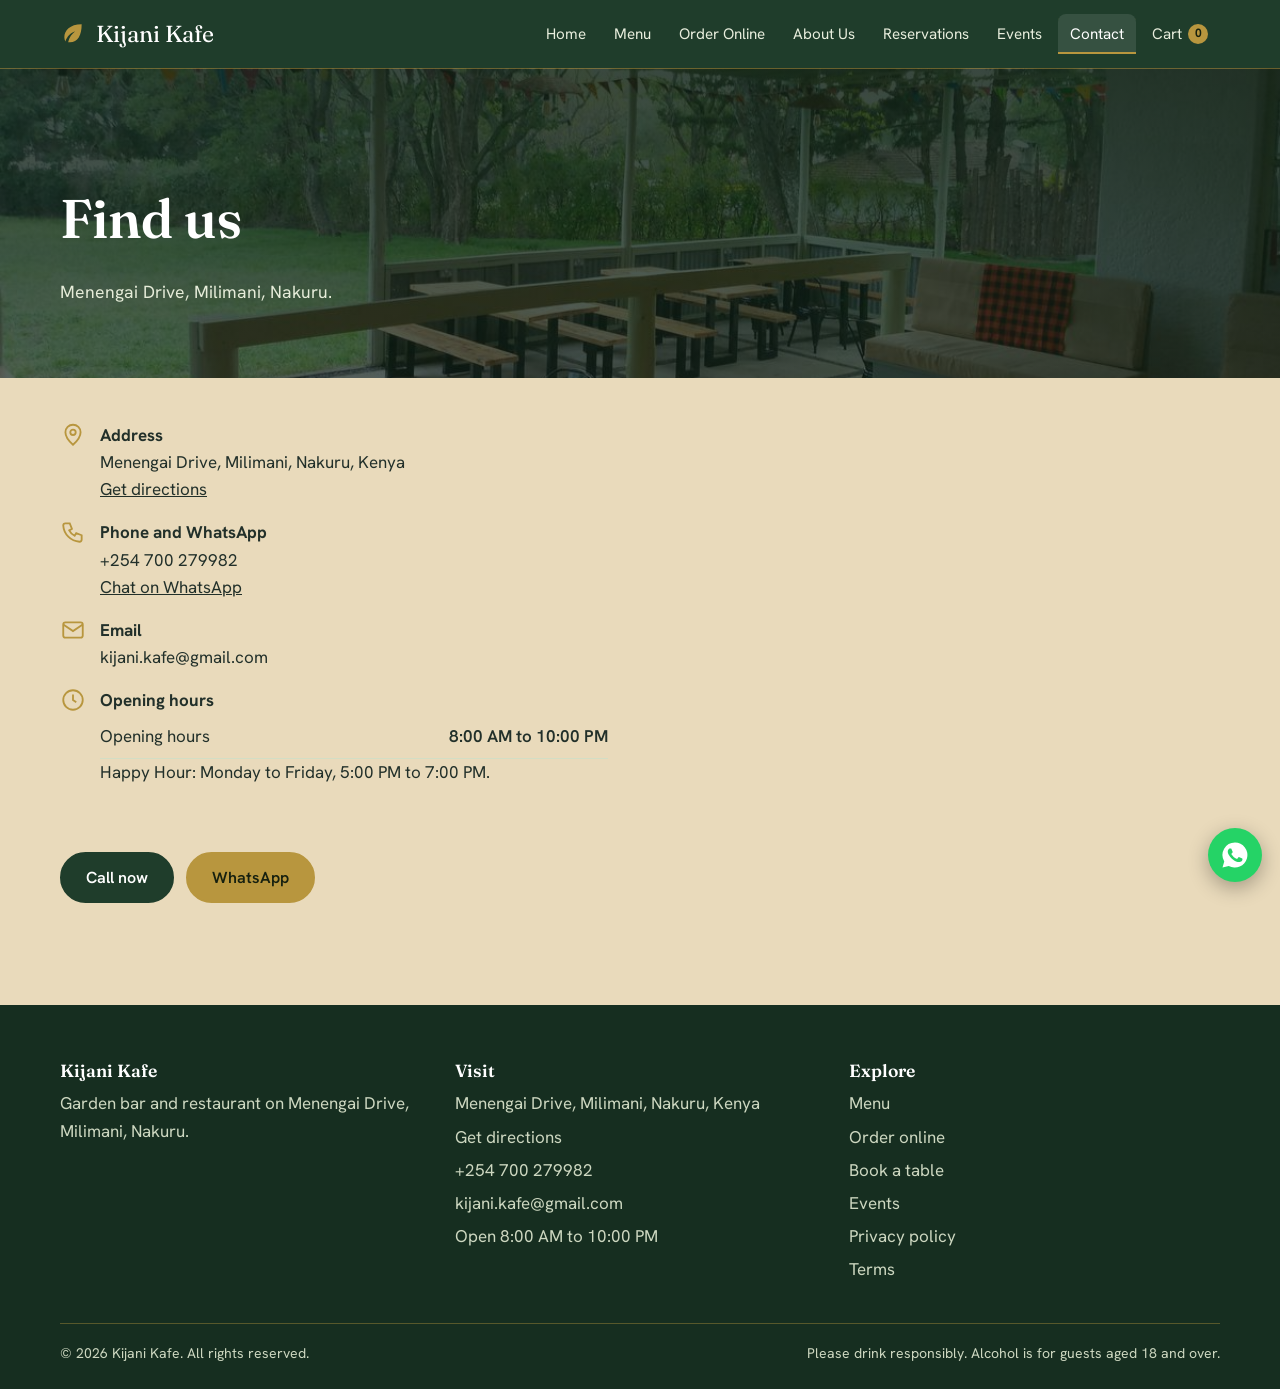
<file: contact.html>
<!doctype html><html lang="en"><head><meta charset="utf-8"><meta name="viewport" content="width=device-width,initial-scale=1"><title>Contact & Directions | Kijani Kafe Nakuru</title><meta name="description" content="Find Kijani Kafe on Menengai Drive, Milimani, Nakuru. Phone, WhatsApp, email, opening hours and directions."><meta name="theme-color" content="#1f3d2b"><meta property="og:title" content="Contact & Directions | Kijani Kafe Nakuru"><meta property="og:description" content="Find Kijani Kafe on Menengai Drive, Milimani, Nakuru. Phone, WhatsApp, email, opening hours and directions."><meta property="og:image" content="images/h1.jpg"><meta property="og:type" content="restaurant">
<link rel="preconnect" href="https://fonts.googleapis.com"><link rel="preconnect" href="https://fonts.gstatic.com" crossorigin><link href="https://fonts.googleapis.com/css2?family=Fraunces:opsz,wght@9..144,500;9..144,600&family=Hanken+Grotesk:wght@400;600;700&display=swap" rel="stylesheet"><link rel="stylesheet" href="css/style.css"><script type="application/ld+json">{"@context": "https://schema.org", "@type": "Restaurant", "name": "Kijani Kafe", "description": "Garden-style bar and restaurant in Milimani, Nakuru.", "telephone": "+254700279982", "email": "kijani.kafe@gmail.com", "servesCuisine": ["African", "International"], "hasMenu": "menu.html", "image": "images/h1.jpg", "address": {"@type": "PostalAddress", "streetAddress": "Menengai Drive, Milimani", "addressLocality": "Nakuru", "addressCountry": "KE"}, "acceptsReservations": true, "openingHours": "Mo-Su 08:00-22:00"}</script></head><body>
<a class="skip" href="#main">Skip to content</a>
<header class="top"><div class="wrap bar"><a class="logo" href="index.html" aria-label="Kijani Kafe home"><svg viewBox="0 0 24 24" aria-hidden="true"><path d="M20 3C9 3 4 9 4 15c0 1.5.4 2.8 1 4 1.5-5 5-8 9-9.5-3 2.5-5.500 5.500-6.500 10C16 20.500 20 14 20 3z"/></svg>Kijani Kafe</a>
<button class="burger" aria-label="Menu" aria-expanded="false"><svg viewBox="0 0 24 24" fill="none" stroke-width="2" stroke-linecap="round"><path d="M4 7h16M4 12h16M4 17h16"/></svg></button>
<nav aria-label="Main"><ul><li><a href="index.html">Home</a></li><li><a href="menu.html">Menu</a></li><li><a href="order.html">Order Online</a></li><li><a href="about.html">About Us</a></li><li><a href="reservations.html">Reservations</a></li><li><a href="events.html">Events</a></li><li><a href="contact.html" aria-current="page">Contact</a></li><li><a class="cartlink" href="order.html">Cart <b data-count>0</b></a></li></ul></nav></div></header><main id="main"><div class="pagehead" style="background-image:url(images/h3.jpg)"><div class="wrap"><h1>Find us</h1><p>Menengai Drive, Milimani, Nakuru.</p></div></div><section style="padding-top:44px"><div class="wrap split" style="align-items:stretch"><div class="cinfo"><div class="ci"><svg viewBox="0 0 24 24" aria-hidden="true"><path d="M12 21s7-6.100 7-11.500A7 7 0 0 0 5 9.500C5 14.900 12 21 12 21z"/><circle cx="12" cy="9.500" r="2.500"/></svg><div><b>Address</b><br>Menengai Drive, Milimani, Nakuru, Kenya<br><a data-map href="#" target="_blank" rel="noopener"><u>Get directions</u></a></div></div><div class="ci"><svg viewBox="0 0 24 24" aria-hidden="true"><path d="M5 4h4l2 5-2.500 1.500a11 11 0 0 0 5 5L15 13l5 2v4a2 2 0 0 1-2 2A16 16 0 0 1 3 6a2 2 0 0 1 2-2z"/></svg><div><b>Phone and WhatsApp</b><br><a data-tel href="#">+254 700 279982</a><br><a data-wa href="#" target="_blank" rel="noopener"><u>Chat on WhatsApp</u></a></div></div><div class="ci"><svg viewBox="0 0 24 24" aria-hidden="true"><rect x="3" y="5" width="18" height="14" rx="2"/><path d="m3 7 9 6 9-6"/></svg><div><b>Email</b><br><a data-mail href="#">kijani.kafe@gmail.com</a></div></div><div class="ci"><svg viewBox="0 0 24 24" aria-hidden="true"><circle cx="12" cy="12" r="9"/><path d="M12 7v5l3 2"/></svg><div style="flex:1"><b>Opening hours</b><div data-hours></div><p>Happy Hour: Monday to Friday, 5:00 PM to 7:00 PM.</p></div></div><p data-social></p><div class="btns"><a class="btn" data-tel href="#">Call now</a><a class="btn gold" data-wa href="#" target="_blank" rel="noopener">WhatsApp</a></div></div>
<div class="map-wrap"><iframe class="map" title="Map of Kijani Kafe, Menengai Drive, Milimani, Nakuru" loading="lazy" src="https://www.google.com/maps?q=Kijani+Kafe+Nakuru&output=embed"></iframe></div></div></section></main><footer><div class="wrap"><div class="grid g3"><div><h3>Kijani Kafe</h3><p>Garden bar and restaurant on Menengai Drive, Milimani, Nakuru.</p><p data-social></p></div>
<div><h3>Visit</h3><ul><li>Menengai Drive, Milimani, Nakuru, Kenya</li><li><a data-map href="#" target="_blank" rel="noopener">Get directions</a></li><li><a data-tel href="#">+254 700 279982</a></li><li><a data-mail href="#">kijani.kafe@gmail.com</a></li><li>Open 8:00 AM to 10:00 PM</li></ul></div>
<div><h3>Explore</h3><ul><li><a href="menu.html">Menu</a></li><li><a href="order.html">Order online</a></li><li><a href="reservations.html">Book a table</a></li><li><a href="events.html">Events</a></li><li><a href="privacy.html">Privacy policy</a></li><li><a href="terms.html">Terms</a></li></ul></div></div>
<div class="copy"><span>© 2026 Kijani Kafe. All rights reserved.</span><span>Please drink responsibly. Alcohol is for guests aged 18 and over.</span></div></div></footer>
<a class="wa" data-wa href="#" target="_blank" rel="noopener" aria-label="Chat with Kijani Kafe on WhatsApp"><svg viewBox="0 0 24 24" aria-hidden="true"><path d="M12 2a10 10 0 0 0-8.600 15.100L2 22l5-1.300A10 10 0 1 0 12 2zm5.800 14.200c-.2.700-1.400 1.300-1.900 1.400-.5.100-1.100.1-1.800-.1-.4-.1-1-.3-1.700-.6-3-1.300-4.900-4.300-5-4.500-.1-.2-1.200-1.600-1.200-3s.8-2.100 1-2.400c.3-.3.600-.3.800-.3h.6c.2 0 .4 0 .6.500.2.600.8 2 .9 2.100.1.100.1.300 0 .500-.1.200-.2.300-.3.500l-.5.500c-.2.200-.3.300-.1.600.2.300.8 1.300 1.700 2.100 1.200 1 2.100 1.300 2.400 1.500.3.100.5.100.6-.1l.9-1.100c.2-.3.400-.2.700-.1l1.900.9c.3.100.5.200.5.300.1.200.1.800-.1 1.500z"/></svg></a>
<script src="js/config.js"></script><script src="js/menu-data.js"></script><script src="js/reviews-data.js"></script><script src="js/app.js"></script></body></html>
</file>
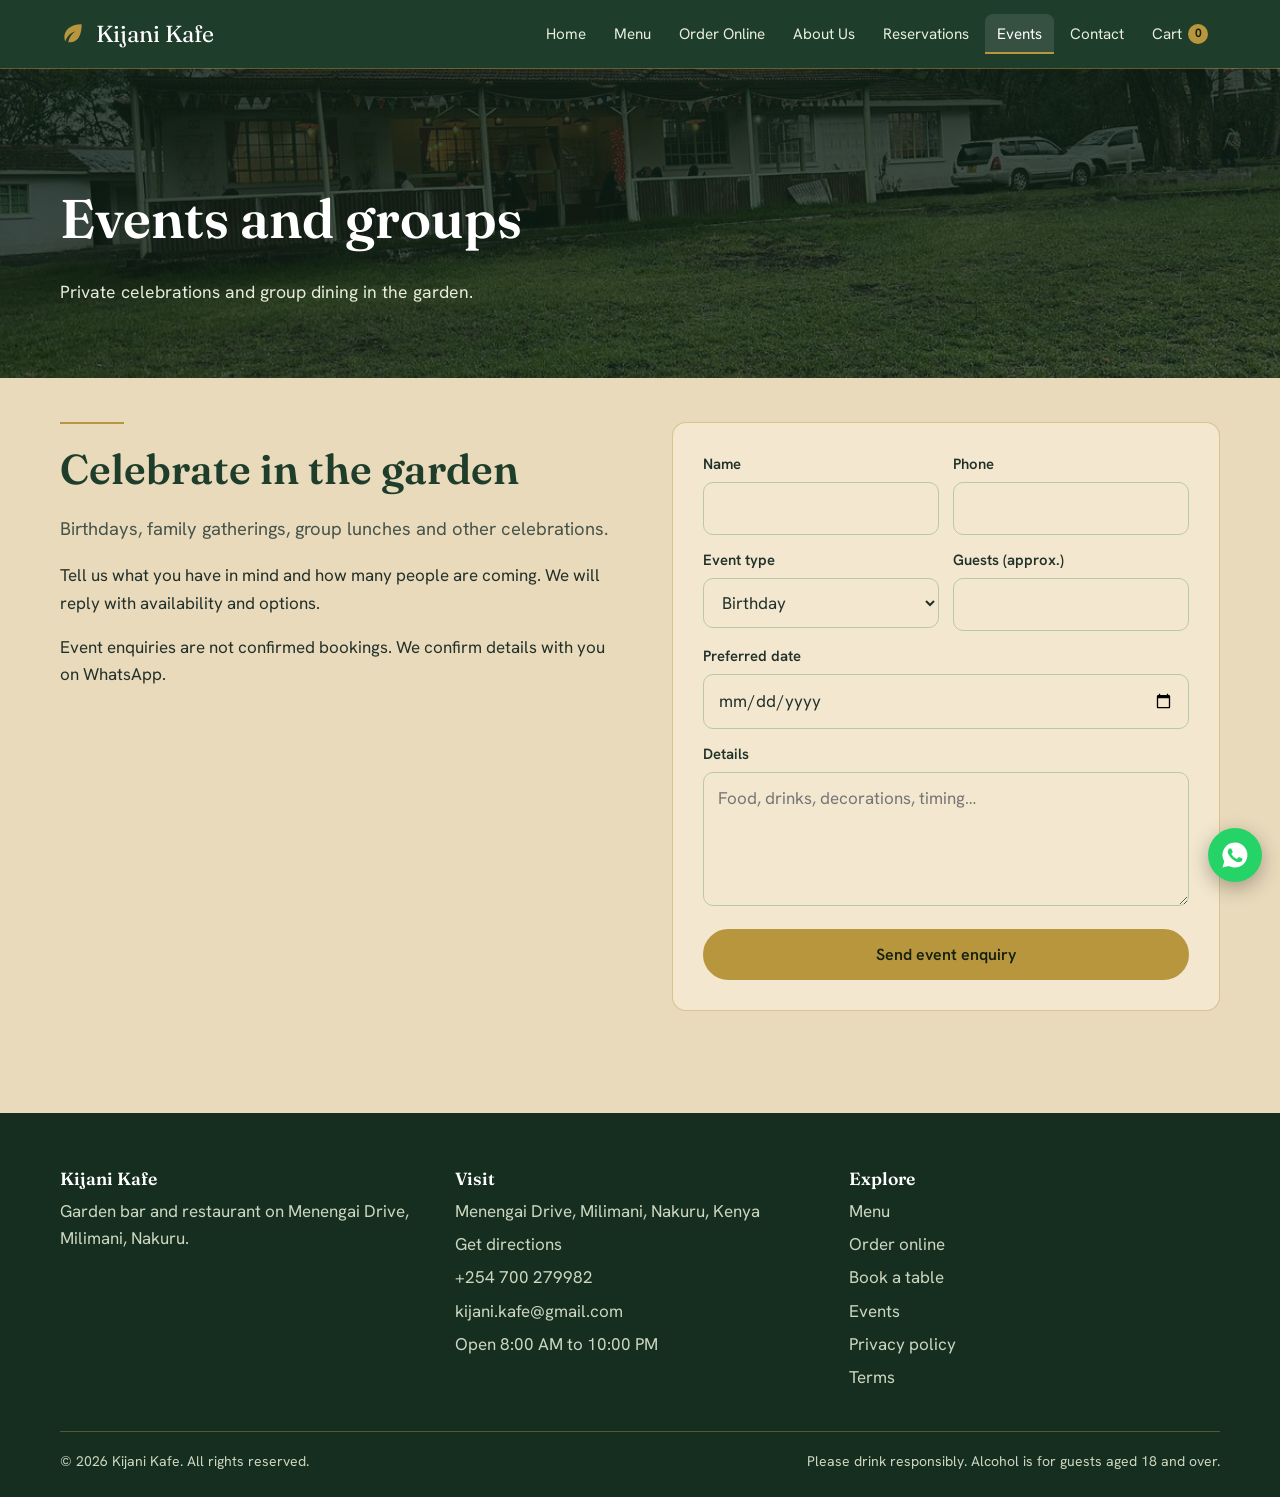
<file: events.html>
<!doctype html><html lang="en"><head><meta charset="utf-8"><meta name="viewport" content="width=device-width,initial-scale=1"><title>Events & Celebrations | Kijani Kafe Nakuru</title><meta name="description" content="Enquire about birthdays, celebrations and group bookings at Kijani Kafe garden restaurant in Milimani, Nakuru."><meta name="theme-color" content="#1f3d2b"><meta property="og:title" content="Events & Celebrations | Kijani Kafe Nakuru"><meta property="og:description" content="Enquire about birthdays, celebrations and group bookings at Kijani Kafe garden restaurant in Milimani, Nakuru."><meta property="og:image" content="images/h1.jpg"><meta property="og:type" content="restaurant">
<link rel="preconnect" href="https://fonts.googleapis.com"><link rel="preconnect" href="https://fonts.gstatic.com" crossorigin><link href="https://fonts.googleapis.com/css2?family=Fraunces:opsz,wght@9..144,500;9..144,600&family=Hanken+Grotesk:wght@400;600;700&display=swap" rel="stylesheet"><link rel="stylesheet" href="css/style.css"><script type="application/ld+json">{"@context": "https://schema.org", "@type": "Restaurant", "name": "Kijani Kafe", "description": "Garden-style bar and restaurant in Milimani, Nakuru.", "telephone": "+254700279982", "email": "kijani.kafe@gmail.com", "servesCuisine": ["African", "International"], "hasMenu": "menu.html", "image": "images/h1.jpg", "address": {"@type": "PostalAddress", "streetAddress": "Menengai Drive, Milimani", "addressLocality": "Nakuru", "addressCountry": "KE"}, "acceptsReservations": true, "openingHours": "Mo-Su 08:00-22:00"}</script></head><body>
<a class="skip" href="#main">Skip to content</a>
<header class="top"><div class="wrap bar"><a class="logo" href="index.html" aria-label="Kijani Kafe home"><svg viewBox="0 0 24 24" aria-hidden="true"><path d="M20 3C9 3 4 9 4 15c0 1.5.4 2.8 1 4 1.5-5 5-8 9-9.5-3 2.5-5.500 5.500-6.500 10C16 20.500 20 14 20 3z"/></svg>Kijani Kafe</a>
<button class="burger" aria-label="Menu" aria-expanded="false"><svg viewBox="0 0 24 24" fill="none" stroke-width="2" stroke-linecap="round"><path d="M4 7h16M4 12h16M4 17h16"/></svg></button>
<nav aria-label="Main"><ul><li><a href="index.html">Home</a></li><li><a href="menu.html">Menu</a></li><li><a href="order.html">Order Online</a></li><li><a href="about.html">About Us</a></li><li><a href="reservations.html">Reservations</a></li><li><a href="events.html" aria-current="page">Events</a></li><li><a href="contact.html">Contact</a></li><li><a class="cartlink" href="order.html">Cart <b data-count>0</b></a></li></ul></nav></div></header><main id="main"><div class="pagehead" style="background-image:url(images/h2.jpg)"><div class="wrap"><h1>Events and groups</h1><p>Private celebrations and group dining in the garden.</p></div></div><section style="padding-top:44px"><div class="wrap split" style="align-items:start"><div class="rv"><hr class="rule"><h2>Celebrate in the garden</h2><p class="lead">Birthdays, family gatherings, group lunches and other celebrations.</p><p>Tell us what you have in mind and how many people are coming. We will reply with availability and options.</p><p>Event enquiries are not confirmed bookings. We confirm details with you on WhatsApp.</p></div>
<div class="panel"><form class="form" data-req="event"><div class="row"><div><label for="en">Name</label><input id="en" name="name" data-l="Name" required></div><div><label for="ep">Phone</label><input id="ep" name="phone" data-l="Phone" type="tel" required></div></div><div class="row"><div><label for="et">Event type</label><select id="et" name="event" data-l="Event type"><option>Birthday</option><option>Celebration</option><option>Group booking</option><option>Family gathering</option><option>Other</option></select></div><div><label for="eg">Guests (approx.)</label><input id="eg" name="guests" data-l="Guests" type="number" min="1" required></div></div><div><label for="ed">Preferred date</label><input id="ed" name="date" data-l="Date" type="date" required></div><div><label for="eo">Details</label><textarea id="eo" name="notes" data-l="Details" rows="4" placeholder="Food, drinks, decorations, timing…"></textarea></div><button class="btn gold" type="submit">Send event enquiry</button></form><div class="ok" role="status" tabindex="-1"><b>Your enquiry is ready in WhatsApp.</b><br>Press send there and we will get back to you.</div></div></div></section></main><footer><div class="wrap"><div class="grid g3"><div><h3>Kijani Kafe</h3><p>Garden bar and restaurant on Menengai Drive, Milimani, Nakuru.</p><p data-social></p></div>
<div><h3>Visit</h3><ul><li>Menengai Drive, Milimani, Nakuru, Kenya</li><li><a data-map href="#" target="_blank" rel="noopener">Get directions</a></li><li><a data-tel href="#">+254 700 279982</a></li><li><a data-mail href="#">kijani.kafe@gmail.com</a></li><li>Open 8:00 AM to 10:00 PM</li></ul></div>
<div><h3>Explore</h3><ul><li><a href="menu.html">Menu</a></li><li><a href="order.html">Order online</a></li><li><a href="reservations.html">Book a table</a></li><li><a href="events.html">Events</a></li><li><a href="privacy.html">Privacy policy</a></li><li><a href="terms.html">Terms</a></li></ul></div></div>
<div class="copy"><span>© 2026 Kijani Kafe. All rights reserved.</span><span>Please drink responsibly. Alcohol is for guests aged 18 and over.</span></div></div></footer>
<a class="wa" data-wa href="#" target="_blank" rel="noopener" aria-label="Chat with Kijani Kafe on WhatsApp"><svg viewBox="0 0 24 24" aria-hidden="true"><path d="M12 2a10 10 0 0 0-8.600 15.100L2 22l5-1.300A10 10 0 1 0 12 2zm5.800 14.200c-.2.700-1.400 1.300-1.900 1.400-.5.100-1.100.1-1.800-.1-.4-.1-1-.3-1.700-.6-3-1.300-4.900-4.300-5-4.500-.1-.2-1.200-1.600-1.200-3s.8-2.100 1-2.400c.3-.3.600-.3.800-.3h.6c.2 0 .4 0 .6.500.2.600.8 2 .9 2.100.1.100.1.300 0 .500-.1.200-.2.300-.3.500l-.5.500c-.2.200-.3.300-.1.600.2.300.8 1.300 1.700 2.100 1.200 1 2.100 1.300 2.400 1.500.3.100.5.100.6-.1l.9-1.100c.2-.3.400-.2.700-.1l1.900.9c.3.100.5.200.5.300.1.200.1.800-.1 1.500z"/></svg></a>
<script src="js/config.js"></script><script src="js/menu-data.js"></script><script src="js/reviews-data.js"></script><script src="js/app.js"></script></body></html>
</file>
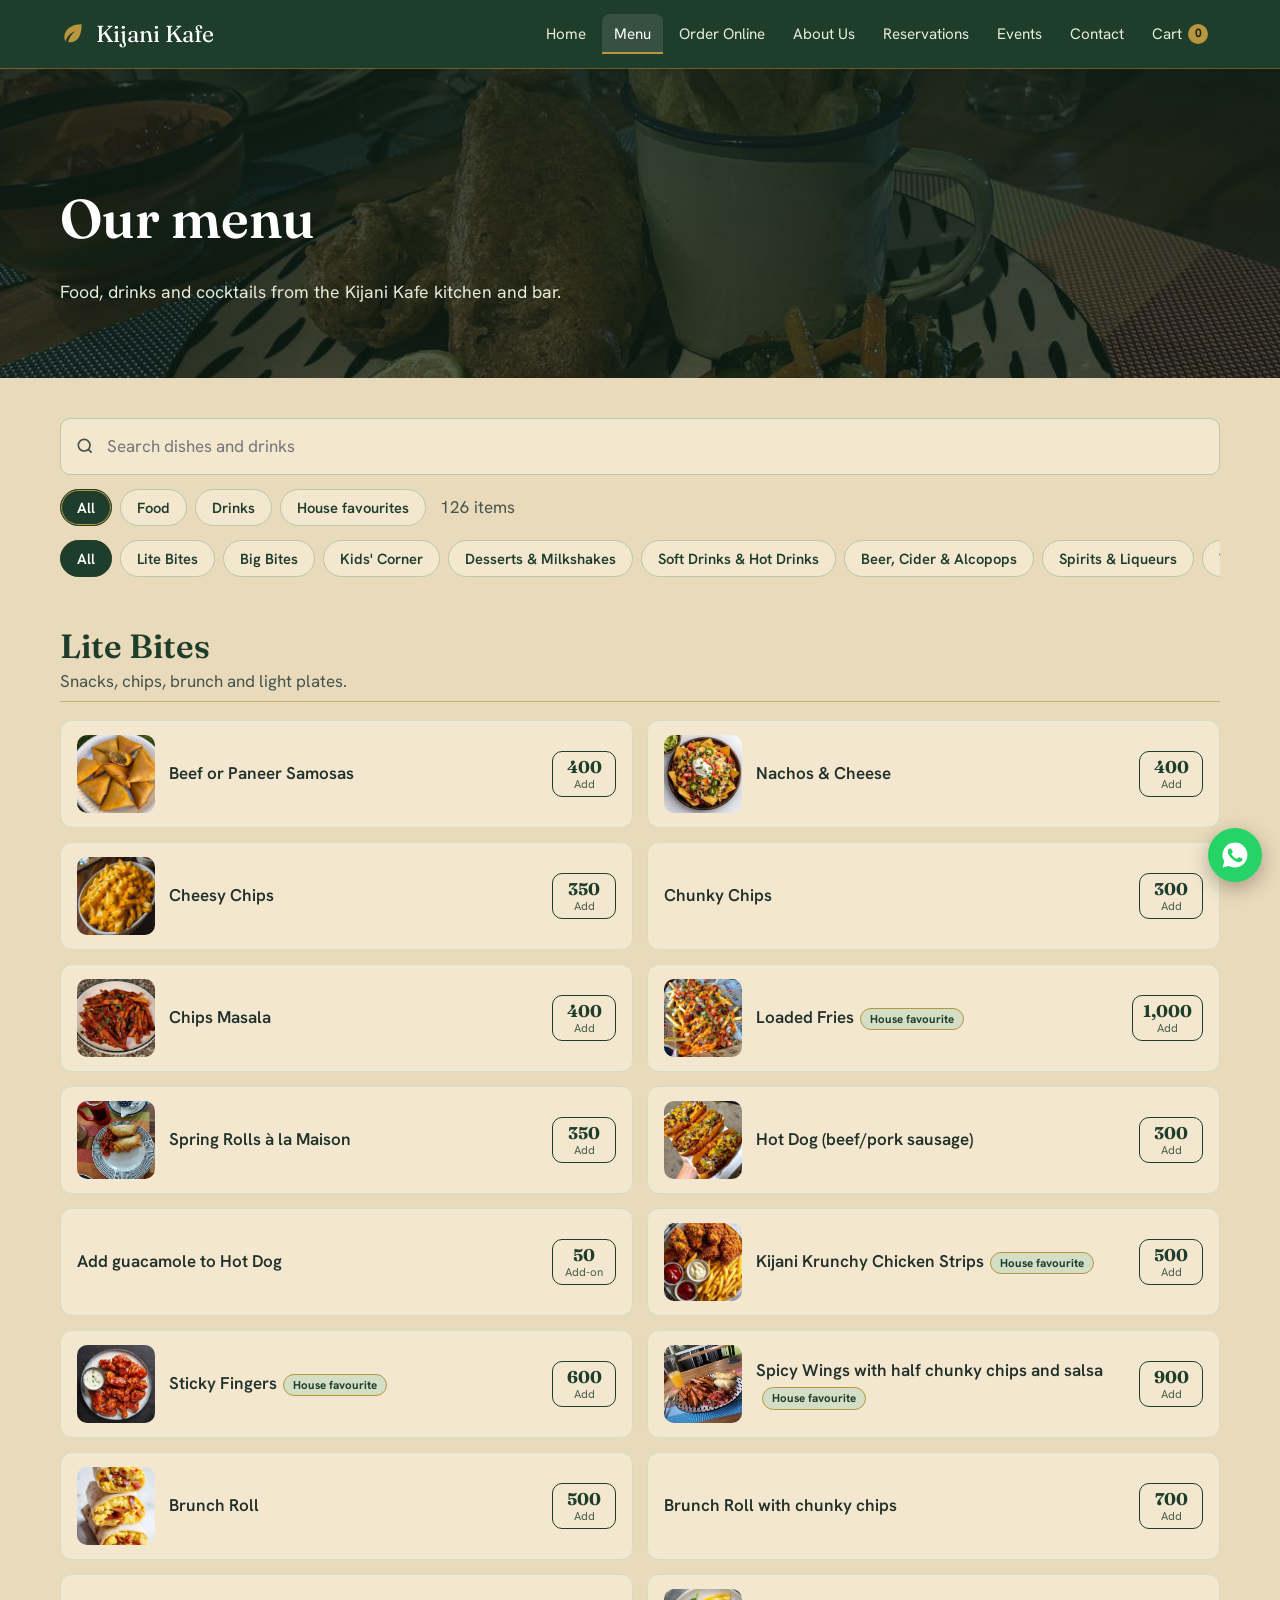
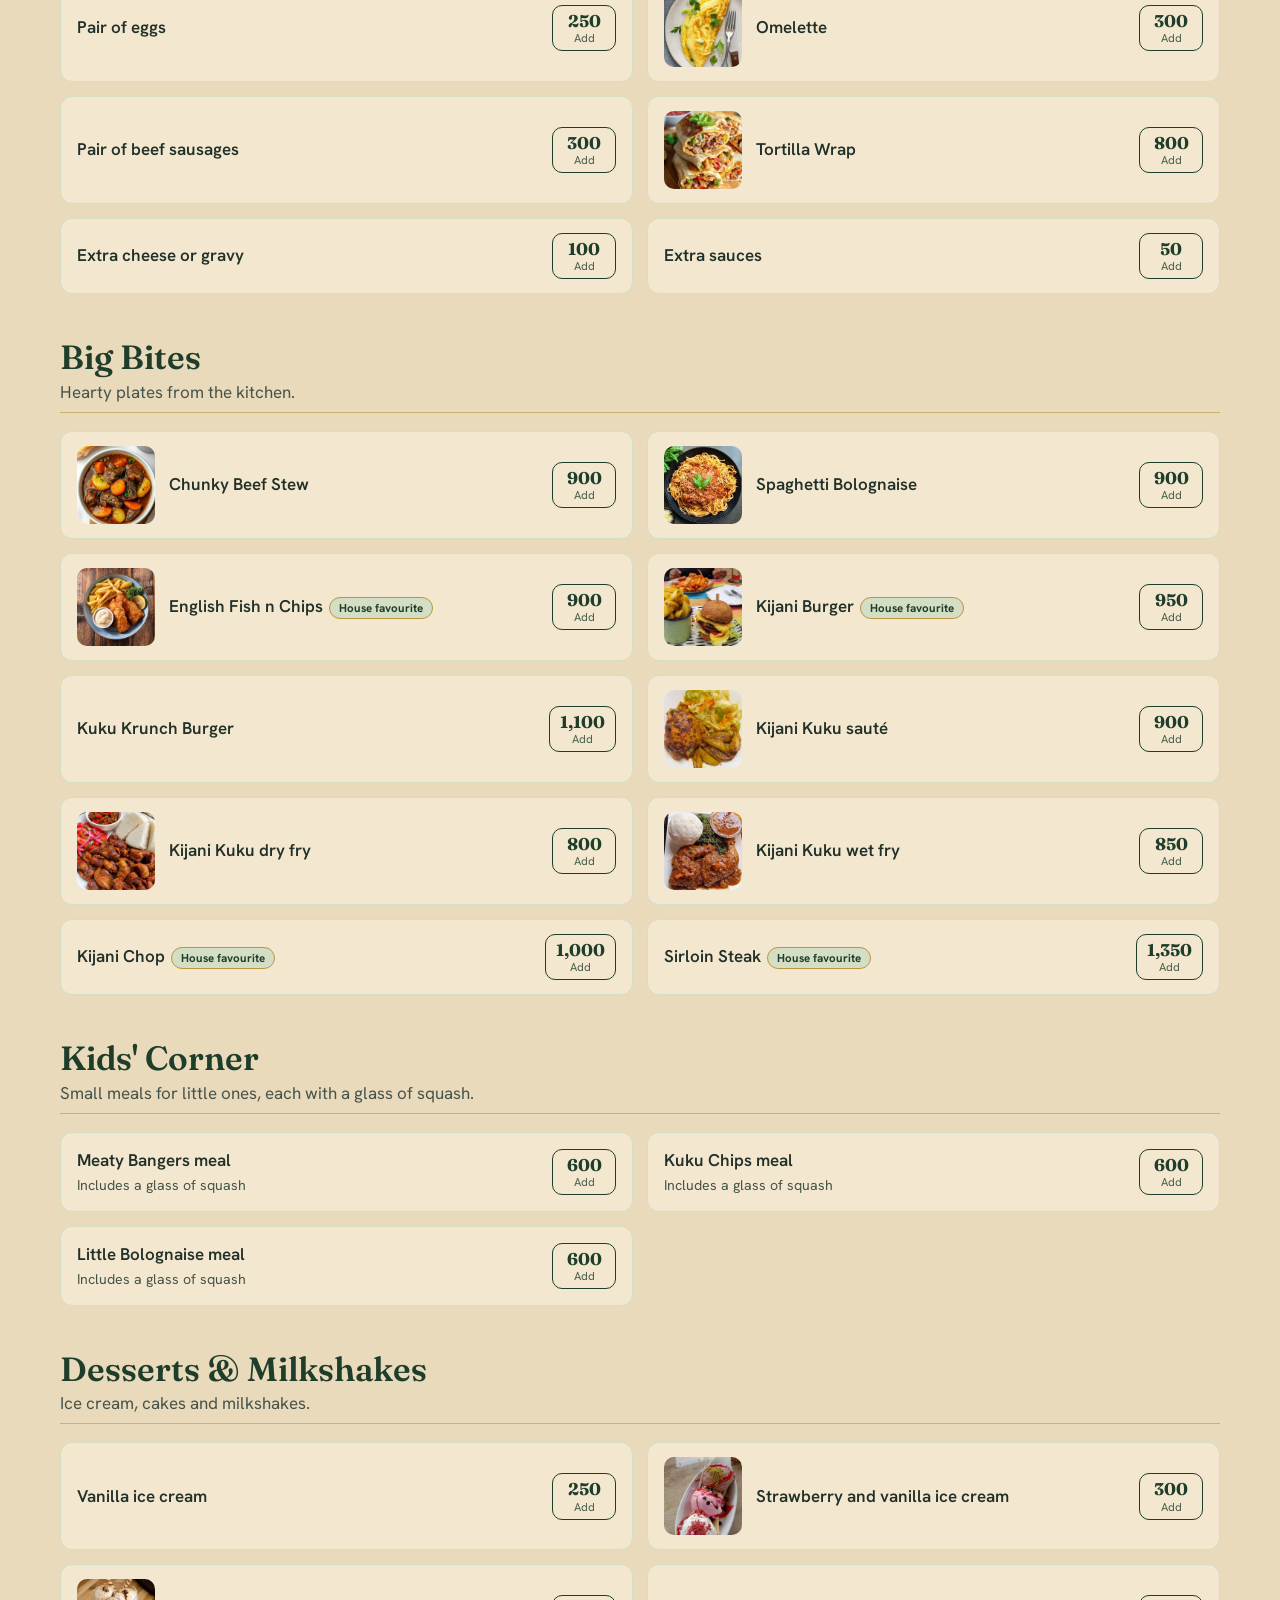
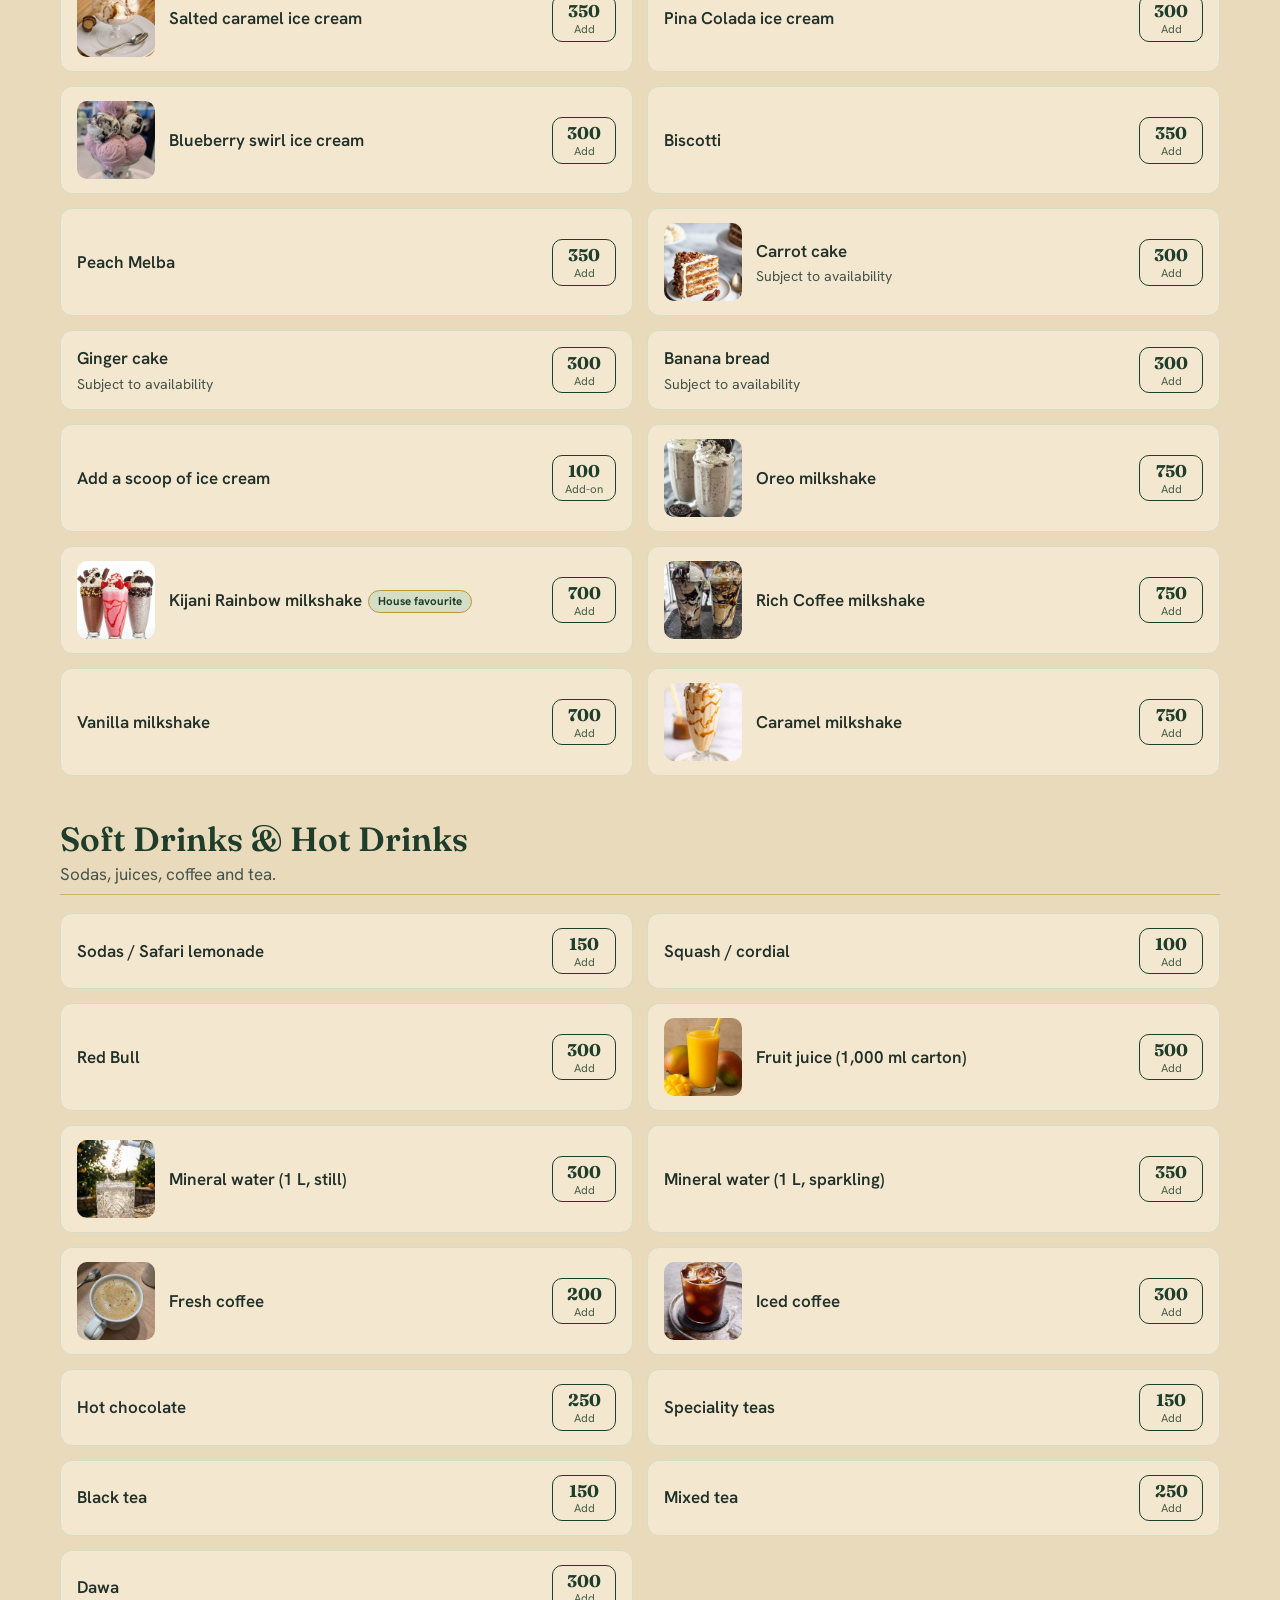
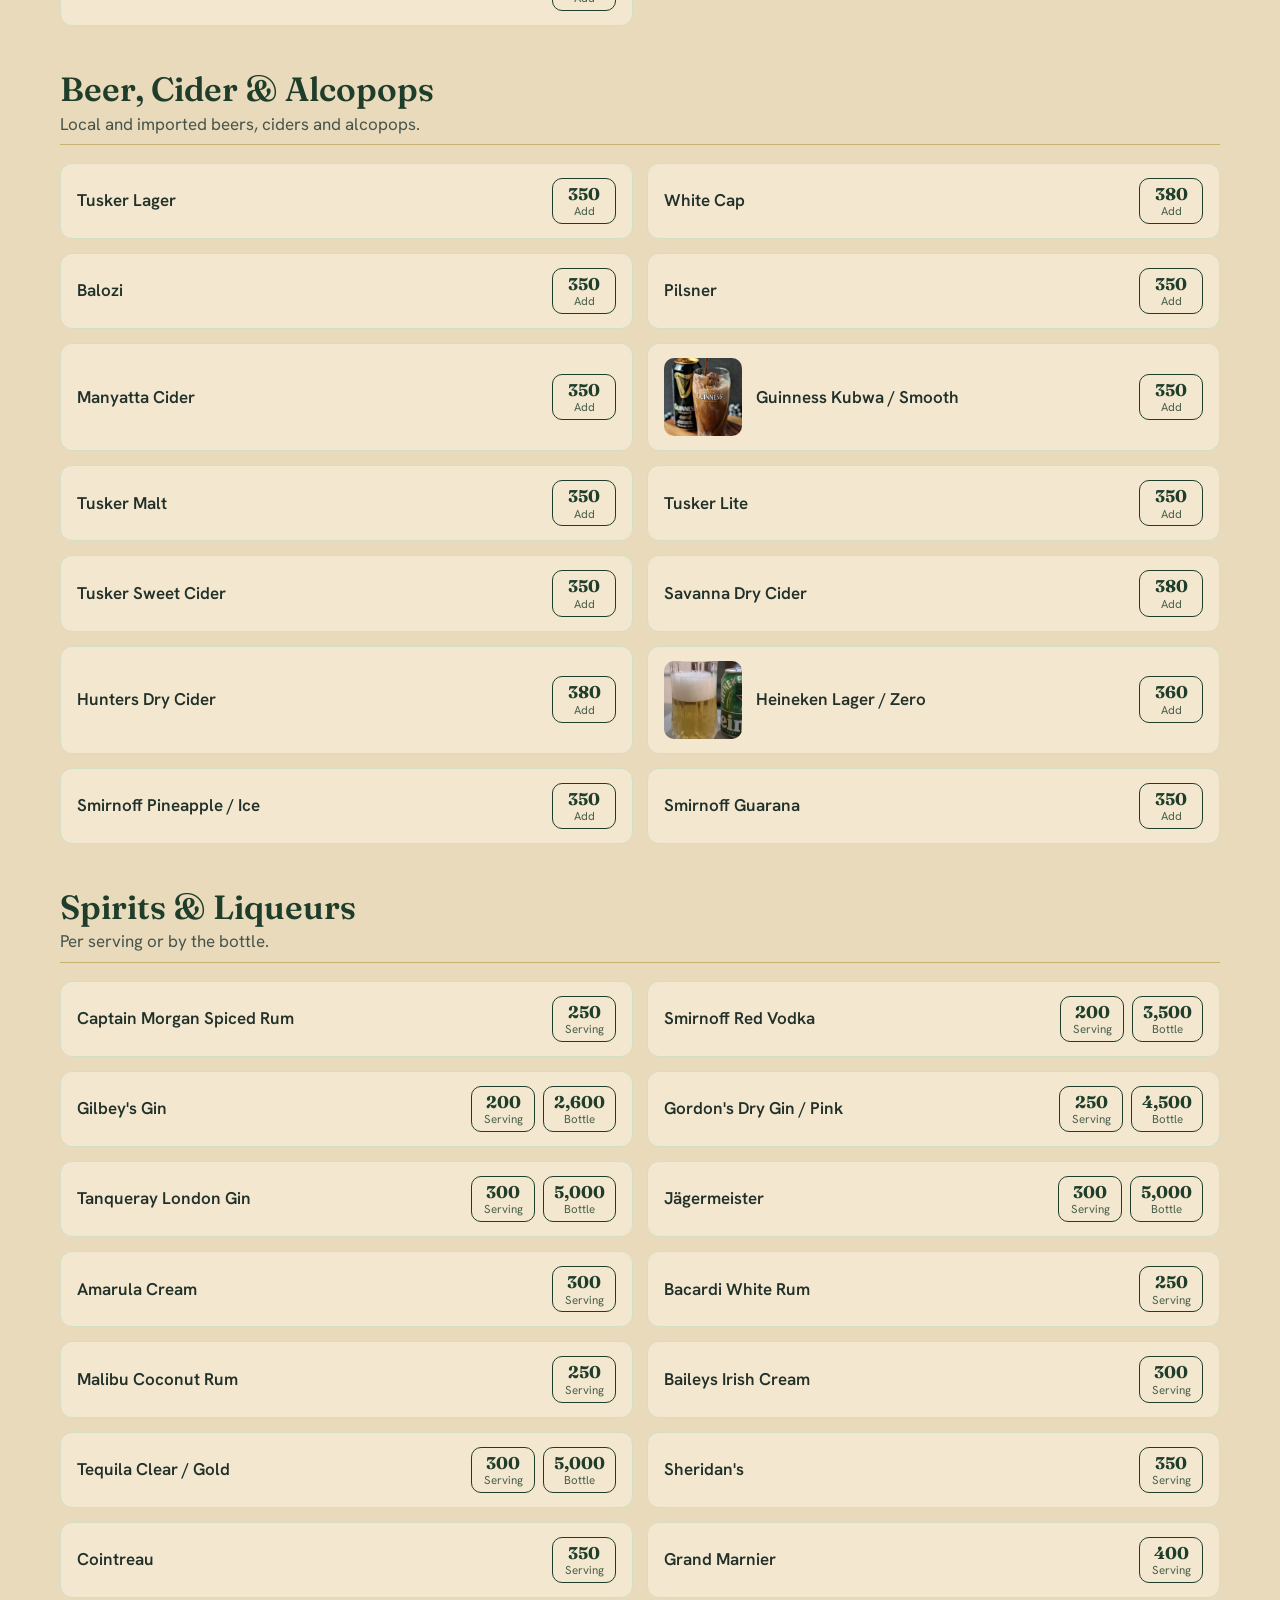
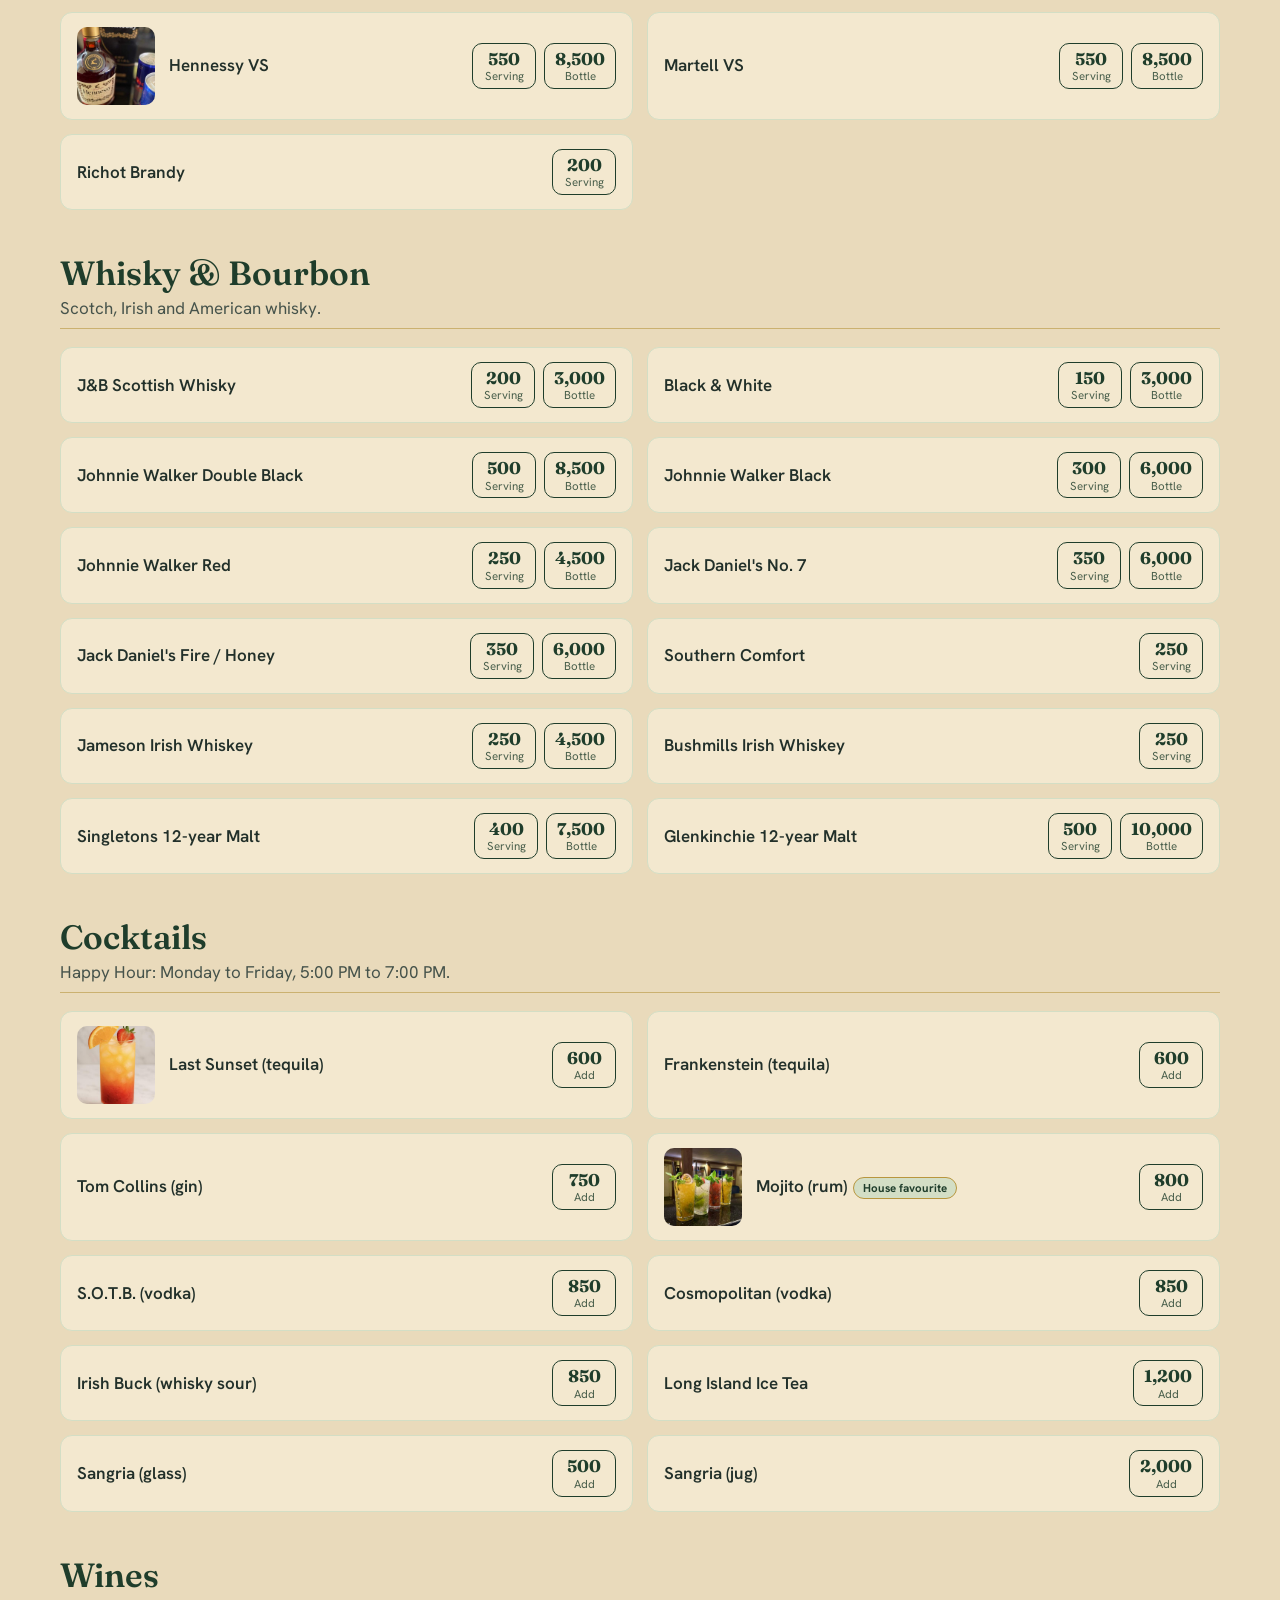
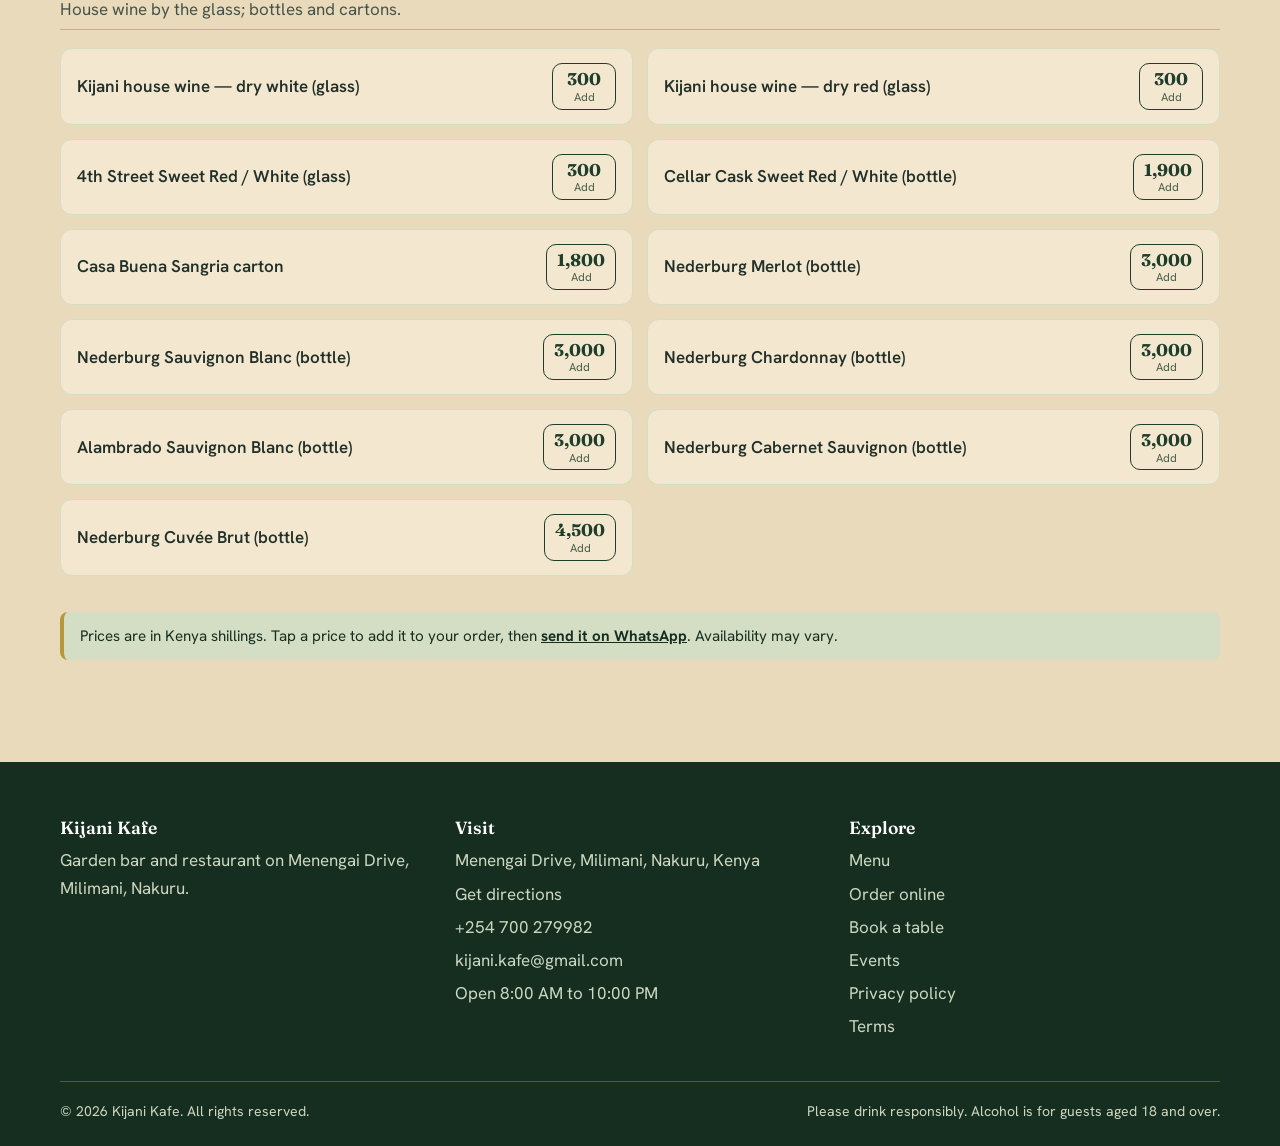
<file: menu.html>
<!doctype html><html lang="en"><head><meta charset="utf-8"><meta name="viewport" content="width=device-width,initial-scale=1"><title>Menu | Kijani Kafe Nakuru</title><meta name="description" content="Kijani Kafe menu with prices in KSh: bites, burgers, chicken, fish, steak, desserts, drinks, cocktails and wines."><meta name="theme-color" content="#1f3d2b"><meta property="og:title" content="Menu | Kijani Kafe Nakuru"><meta property="og:description" content="Kijani Kafe menu with prices in KSh: bites, burgers, chicken, fish, steak, desserts, drinks, cocktails and wines."><meta property="og:image" content="images/h1.jpg"><meta property="og:type" content="restaurant">
<link rel="preconnect" href="https://fonts.googleapis.com"><link rel="preconnect" href="https://fonts.gstatic.com" crossorigin><link href="https://fonts.googleapis.com/css2?family=Fraunces:opsz,wght@9..144,500;9..144,600&family=Hanken+Grotesk:wght@400;600;700&display=swap" rel="stylesheet"><link rel="stylesheet" href="css/style.css"><script type="application/ld+json">{"@context": "https://schema.org", "@type": "Restaurant", "name": "Kijani Kafe", "description": "Garden-style bar and restaurant in Milimani, Nakuru.", "telephone": "+254700279982", "email": "kijani.kafe@gmail.com", "servesCuisine": ["African", "International"], "hasMenu": "menu.html", "image": "images/h1.jpg", "address": {"@type": "PostalAddress", "streetAddress": "Menengai Drive, Milimani", "addressLocality": "Nakuru", "addressCountry": "KE"}, "acceptsReservations": true, "openingHours": "Mo-Su 08:00-22:00"}</script></head><body>
<a class="skip" href="#main">Skip to content</a>
<header class="top"><div class="wrap bar"><a class="logo" href="index.html" aria-label="Kijani Kafe home"><svg viewBox="0 0 24 24" aria-hidden="true"><path d="M20 3C9 3 4 9 4 15c0 1.5.4 2.8 1 4 1.5-5 5-8 9-9.5-3 2.5-5.500 5.500-6.500 10C16 20.500 20 14 20 3z"/></svg>Kijani Kafe</a>
<button class="burger" aria-label="Menu" aria-expanded="false"><svg viewBox="0 0 24 24" fill="none" stroke-width="2" stroke-linecap="round"><path d="M4 7h16M4 12h16M4 17h16"/></svg></button>
<nav aria-label="Main"><ul><li><a href="index.html">Home</a></li><li><a href="menu.html" aria-current="page">Menu</a></li><li><a href="order.html">Order Online</a></li><li><a href="about.html">About Us</a></li><li><a href="reservations.html">Reservations</a></li><li><a href="events.html">Events</a></li><li><a href="contact.html">Contact</a></li><li><a class="cartlink" href="order.html">Cart <b data-count>0</b></a></li></ul></nav></div></header><main id="main"><div class="pagehead" style="background-image:url(images/h5.jpg)"><div class="wrap"><h1>Our menu</h1><p>Food, drinks and cocktails from the Kijani Kafe kitchen and bar.</p></div></div><section style="padding-top:40px"><div class="wrap" id="menu"><div class="tools"><div class="search"><svg viewBox="0 0 24 24"><circle cx="11" cy="11" r="7"/><path d="m20 20-4-4"/></svg><input id="q" type="search" placeholder="Search dishes and drinks" aria-label="Search the menu"></div>
<div class="chips" role="group" aria-label="Filters"><button class="chip" data-g="all" aria-pressed="true">All</button><button class="chip" data-g="food" aria-pressed="false">Food</button><button class="chip" data-g="drink" aria-pressed="false">Drinks</button><button class="chip" aria-pressed="false">House favourites</button><span id="mcount" style="align-self:center;color:var(--muted);margin-left:6px" aria-live="polite"></span></div>
<div class="tabs" id="tabs" role="tablist" aria-label="Menu categories"></div></div><div id="mout"></div><div class="note" style="margin-top:36px">Prices are in Kenya shillings. Tap a price to add it to your order, then <a href="order.html"><b>send it on WhatsApp</b></a>. Availability may vary.</div></div></section></main><footer><div class="wrap"><div class="grid g3"><div><h3>Kijani Kafe</h3><p>Garden bar and restaurant on Menengai Drive, Milimani, Nakuru.</p><p data-social></p></div>
<div><h3>Visit</h3><ul><li>Menengai Drive, Milimani, Nakuru, Kenya</li><li><a data-map href="#" target="_blank" rel="noopener">Get directions</a></li><li><a data-tel href="#">+254 700 279982</a></li><li><a data-mail href="#">kijani.kafe@gmail.com</a></li><li>Open 8:00 AM to 10:00 PM</li></ul></div>
<div><h3>Explore</h3><ul><li><a href="menu.html">Menu</a></li><li><a href="order.html">Order online</a></li><li><a href="reservations.html">Book a table</a></li><li><a href="events.html">Events</a></li><li><a href="privacy.html">Privacy policy</a></li><li><a href="terms.html">Terms</a></li></ul></div></div>
<div class="copy"><span>© 2026 Kijani Kafe. All rights reserved.</span><span>Please drink responsibly. Alcohol is for guests aged 18 and over.</span></div></div></footer>
<a class="wa" data-wa href="#" target="_blank" rel="noopener" aria-label="Chat with Kijani Kafe on WhatsApp"><svg viewBox="0 0 24 24" aria-hidden="true"><path d="M12 2a10 10 0 0 0-8.600 15.100L2 22l5-1.300A10 10 0 1 0 12 2zm5.800 14.200c-.2.700-1.400 1.300-1.900 1.400-.5.100-1.100.1-1.800-.1-.4-.1-1-.3-1.700-.6-3-1.300-4.900-4.300-5-4.500-.1-.2-1.200-1.600-1.200-3s.8-2.100 1-2.400c.3-.3.600-.3.800-.3h.6c.2 0 .4 0 .6.500.2.600.8 2 .9 2.100.1.100.1.300 0 .500-.1.200-.2.300-.3.500l-.5.500c-.2.200-.3.300-.1.600.2.300.8 1.300 1.700 2.100 1.200 1 2.100 1.300 2.400 1.500.3.100.5.100.6-.1l.9-1.100c.2-.3.400-.2.700-.1l1.900.9c.3.100.5.200.5.300.1.200.1.800-.1 1.500z"/></svg></a>
<script src="js/config.js"></script><script src="js/menu-data.js"></script><script src="js/reviews-data.js"></script><script src="js/app.js"></script></body></html>
</file>
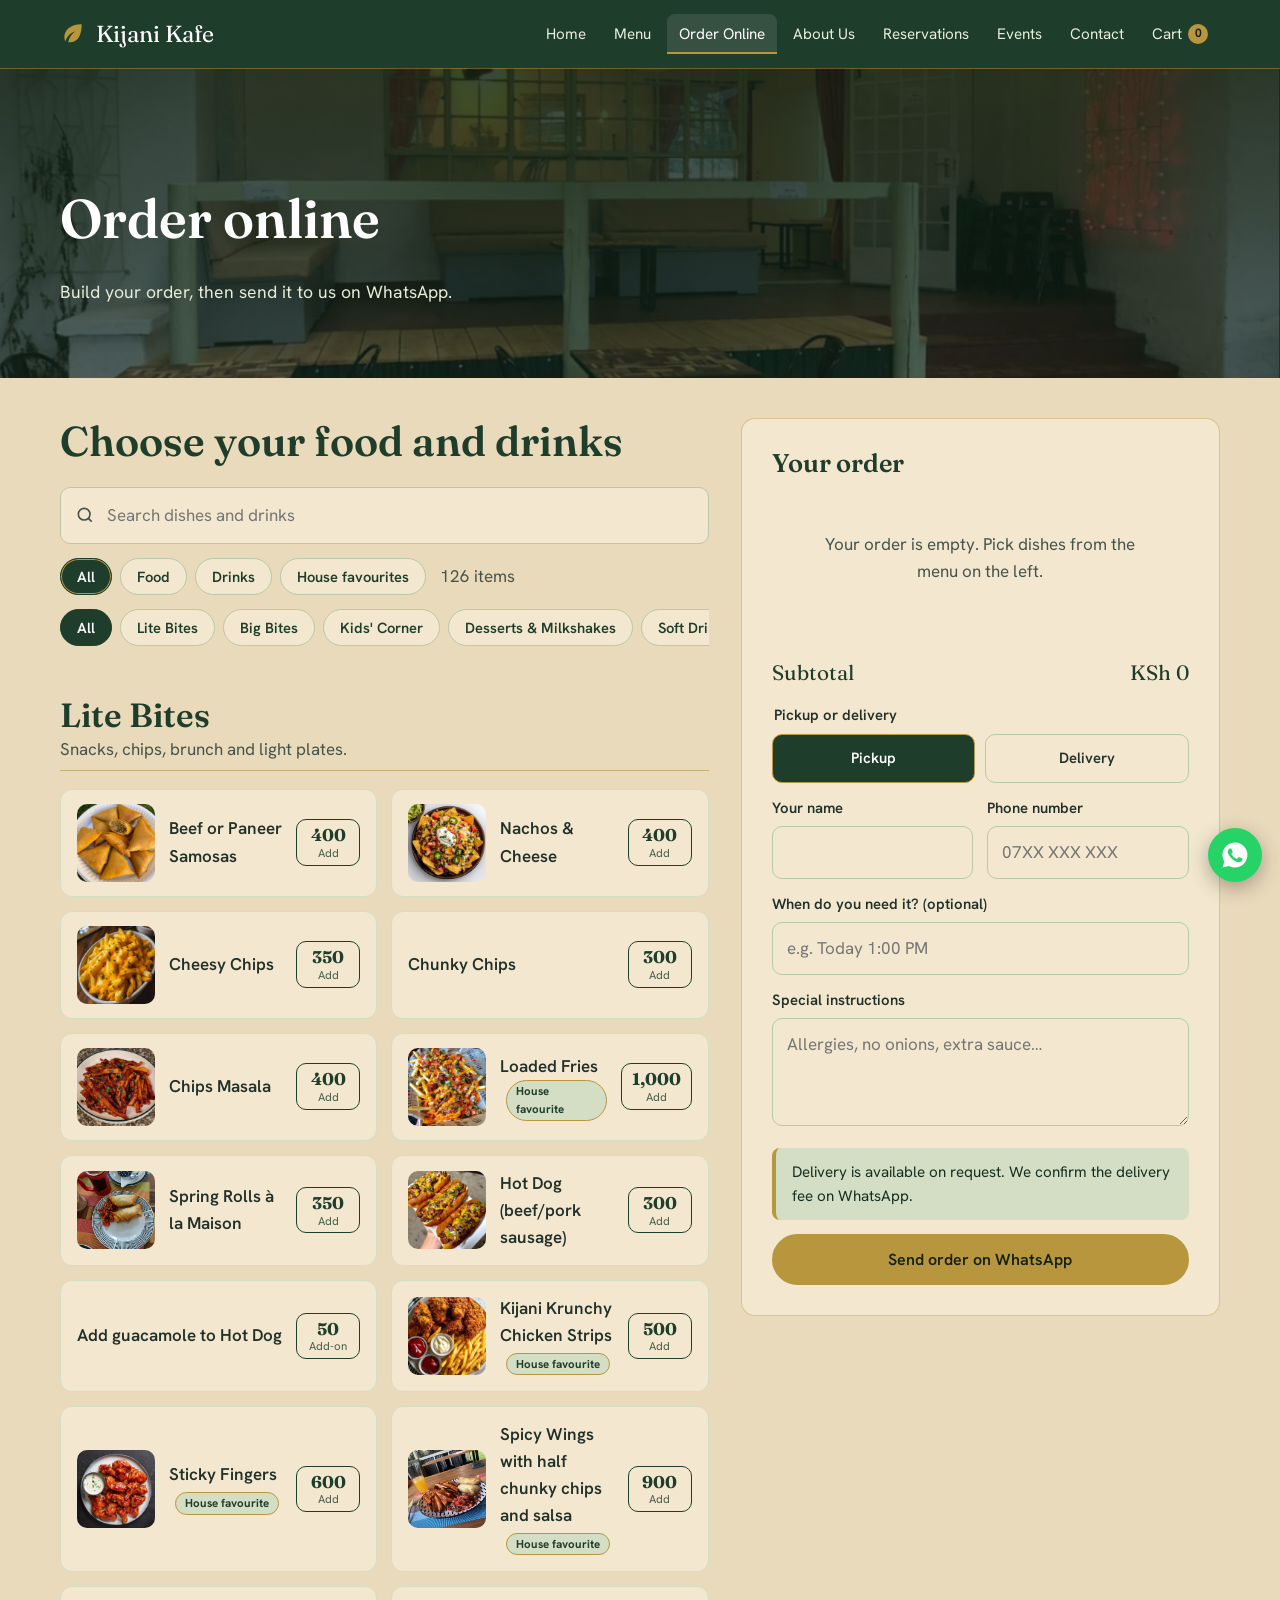
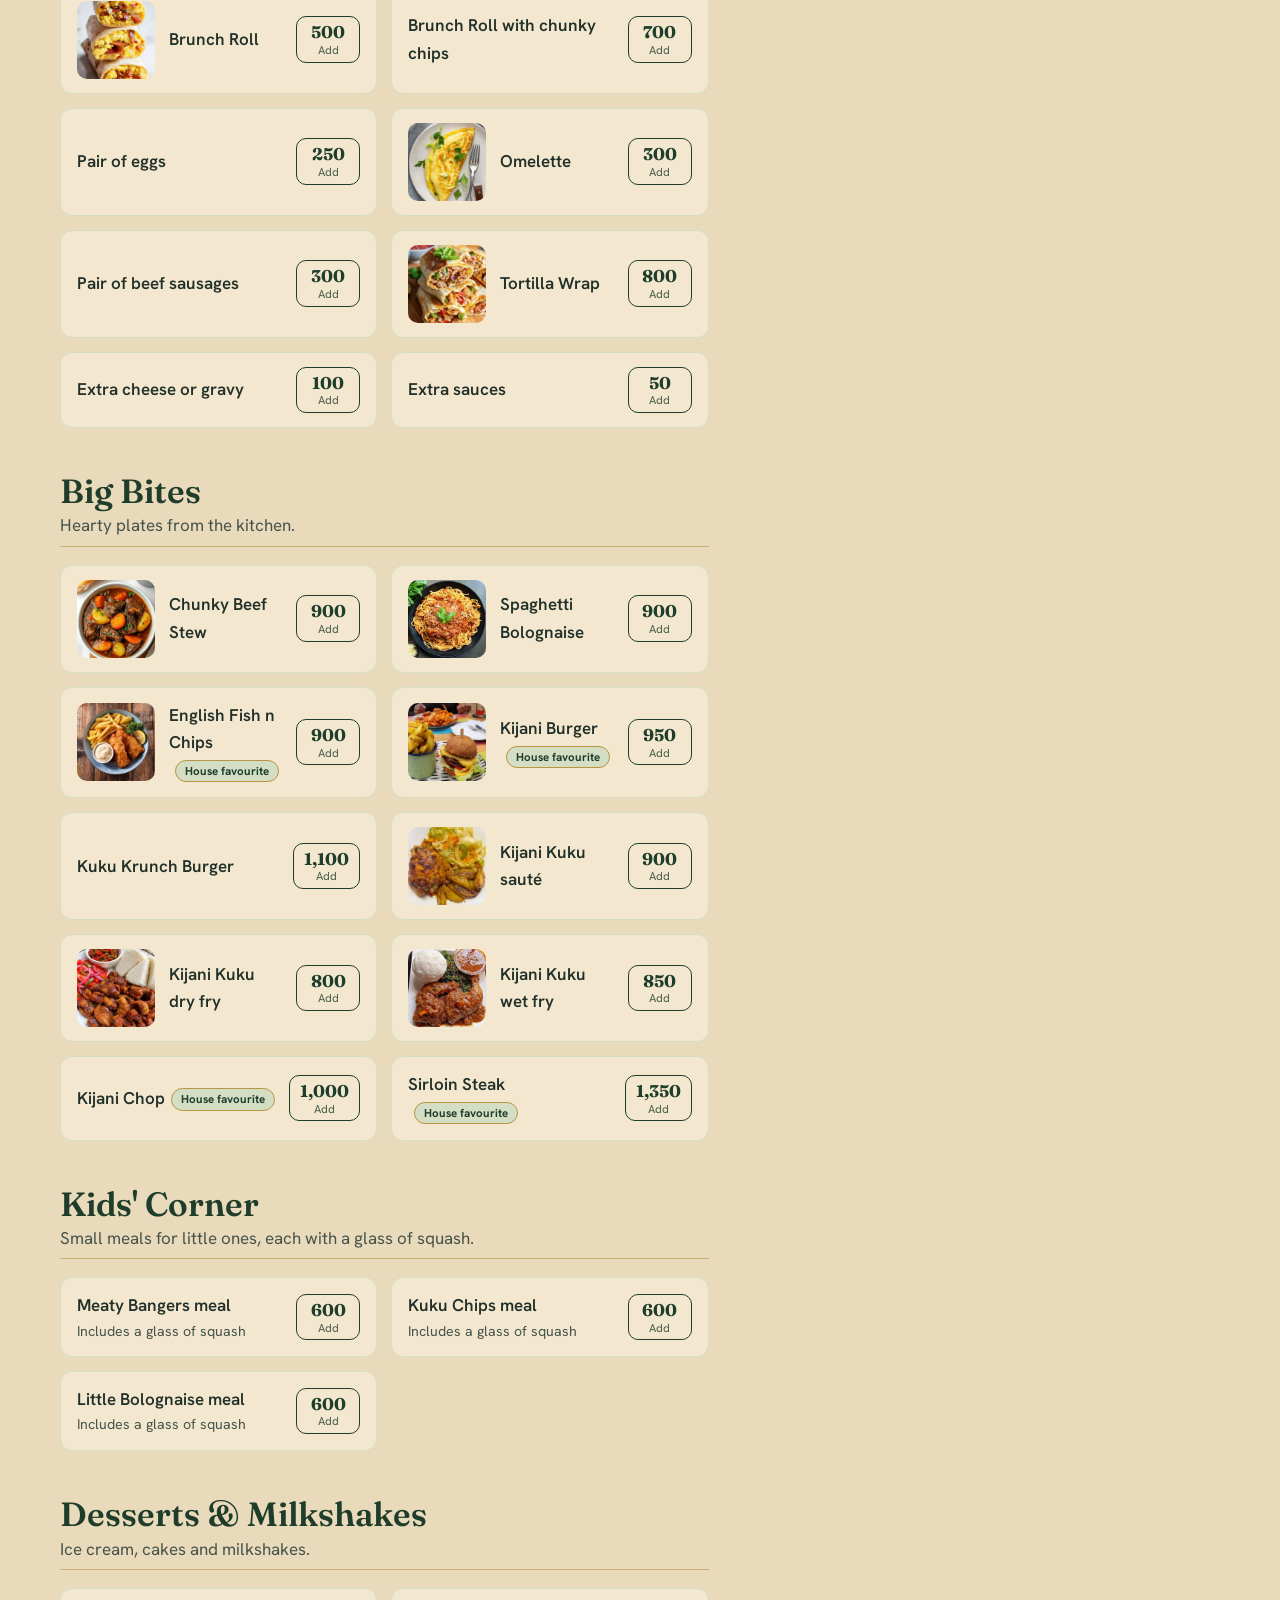
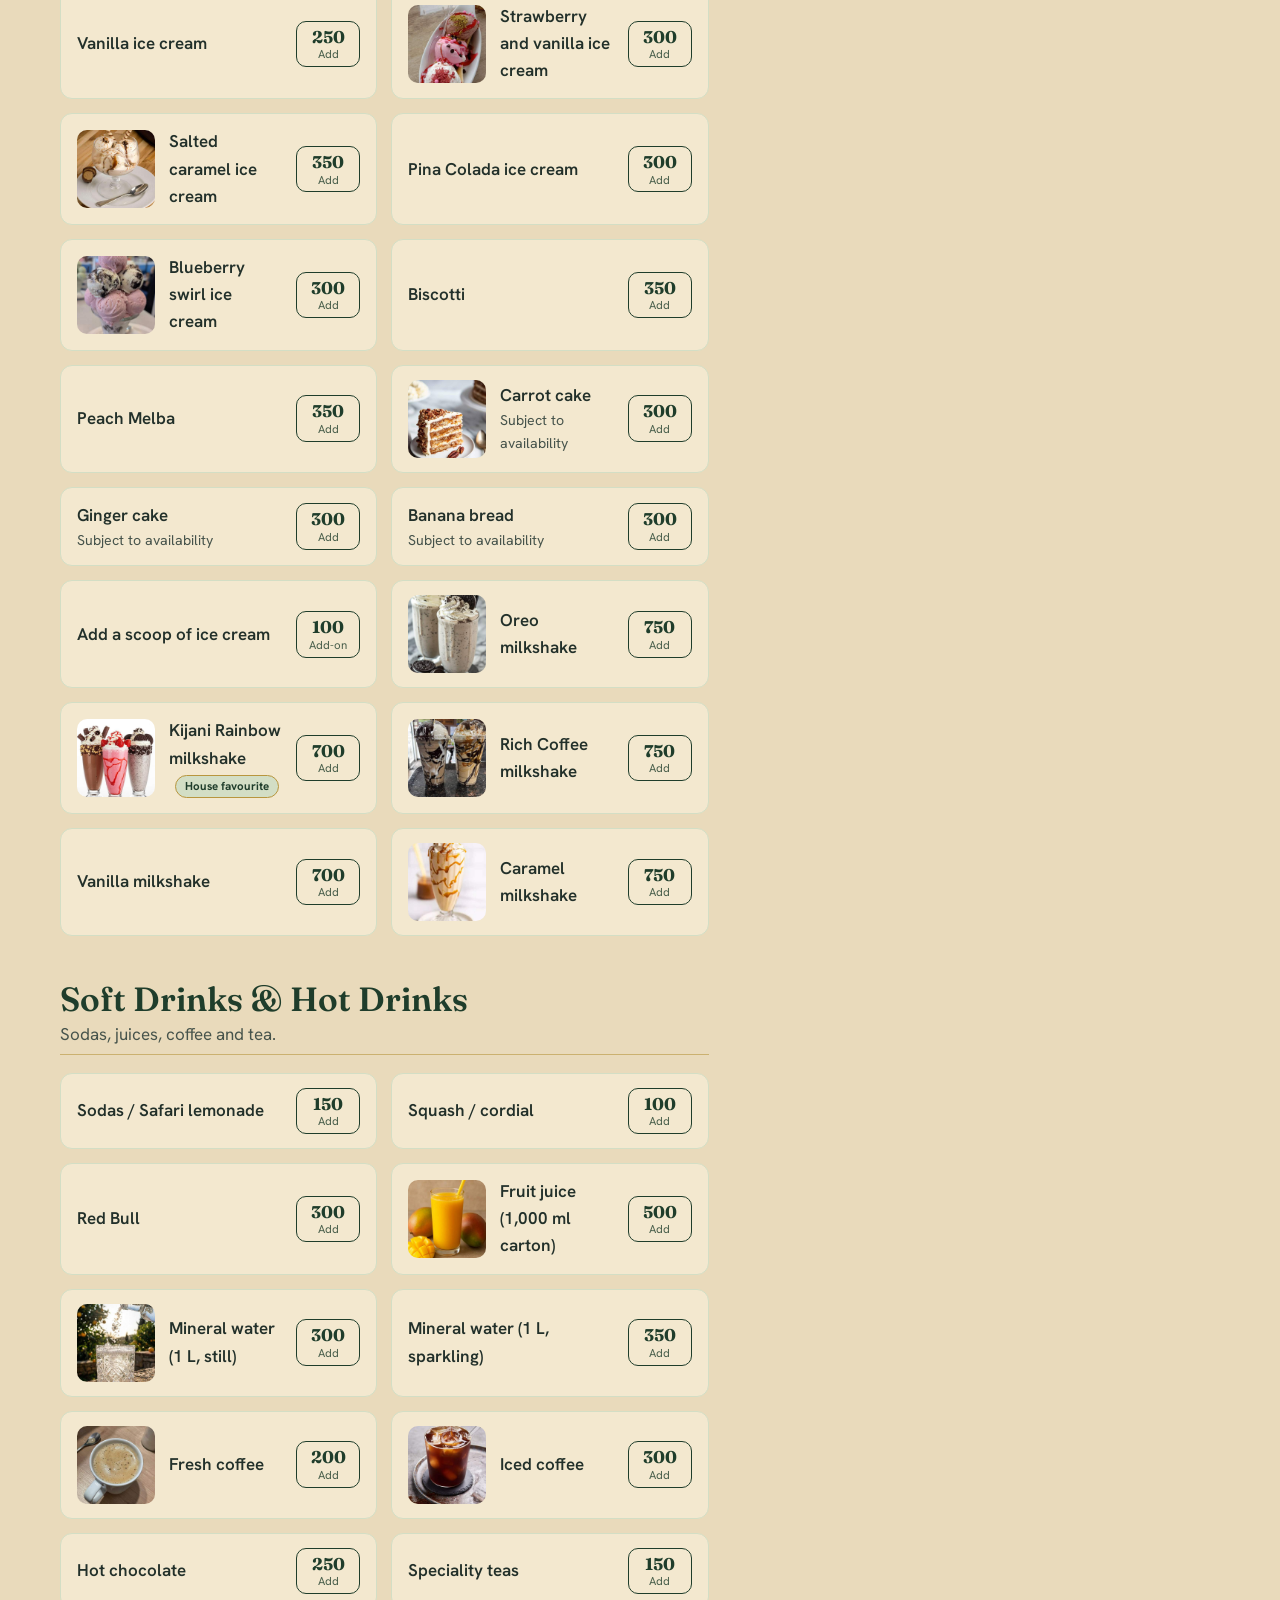
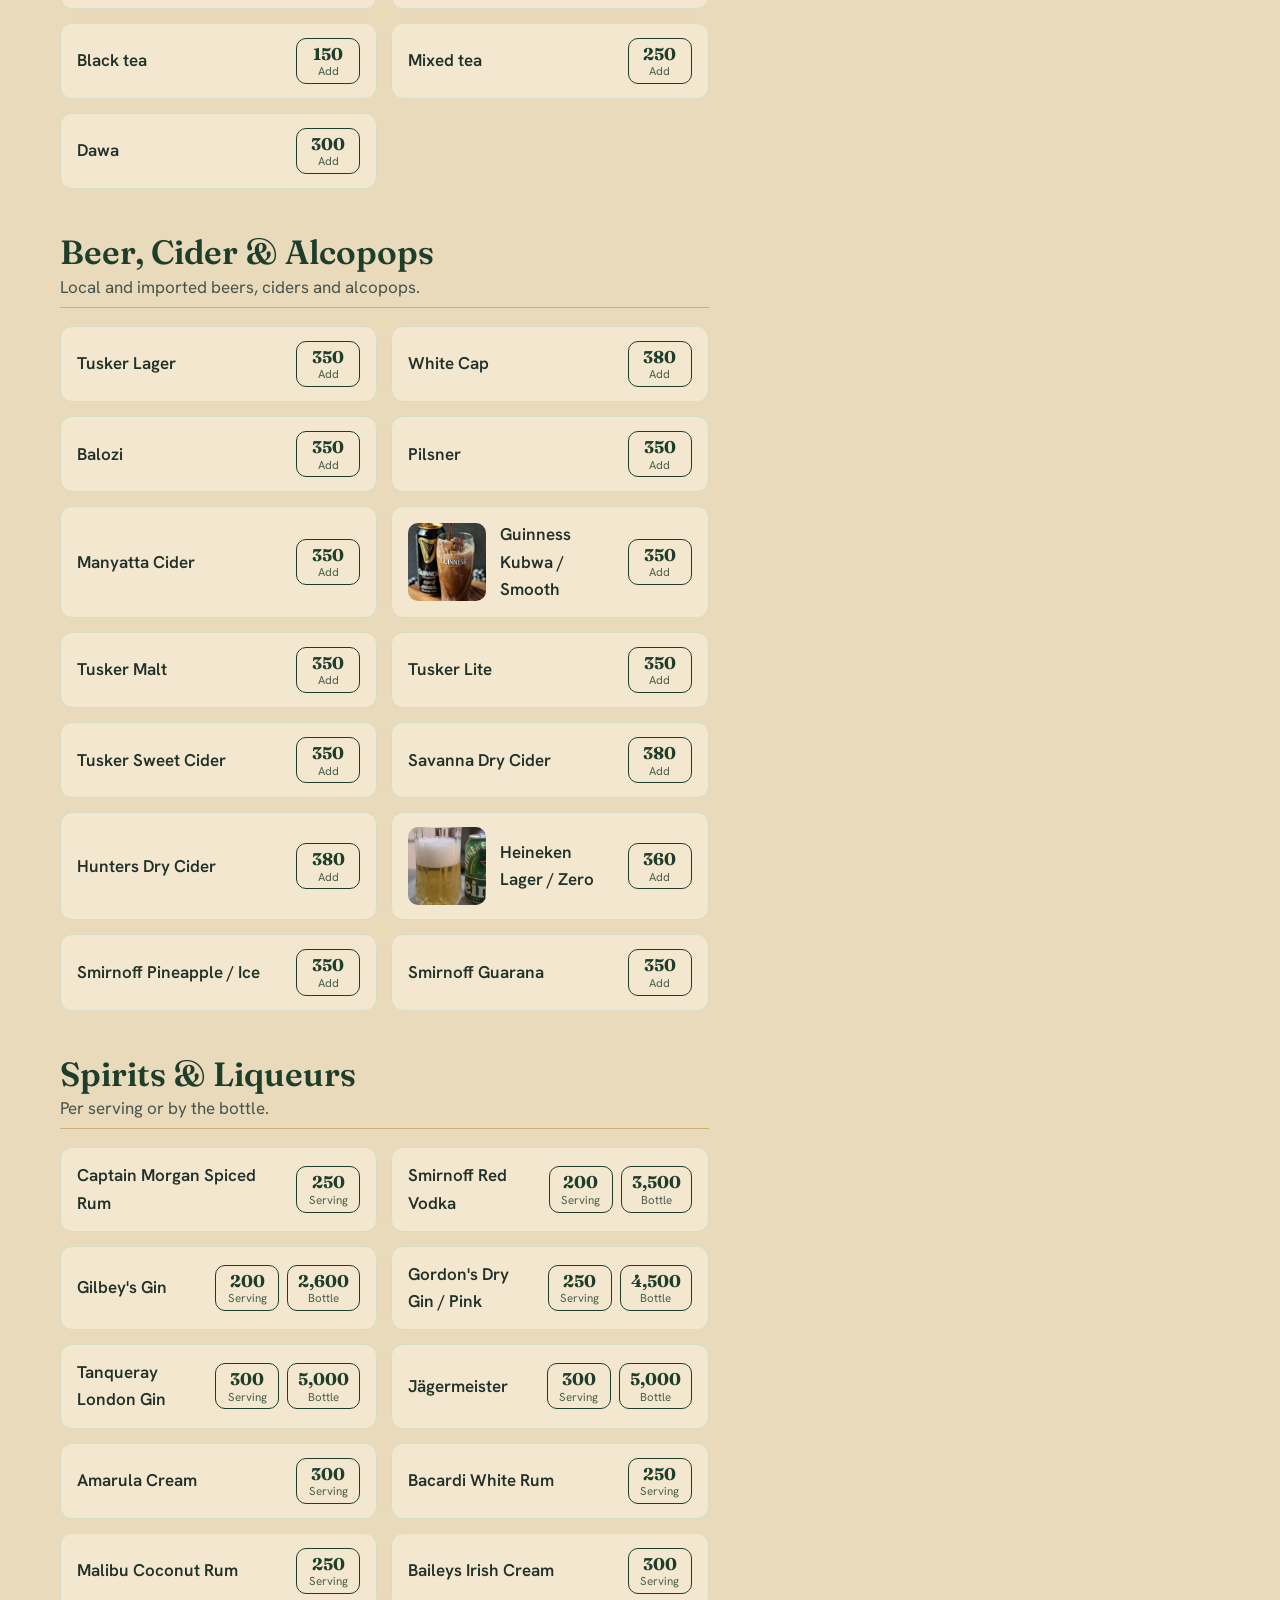
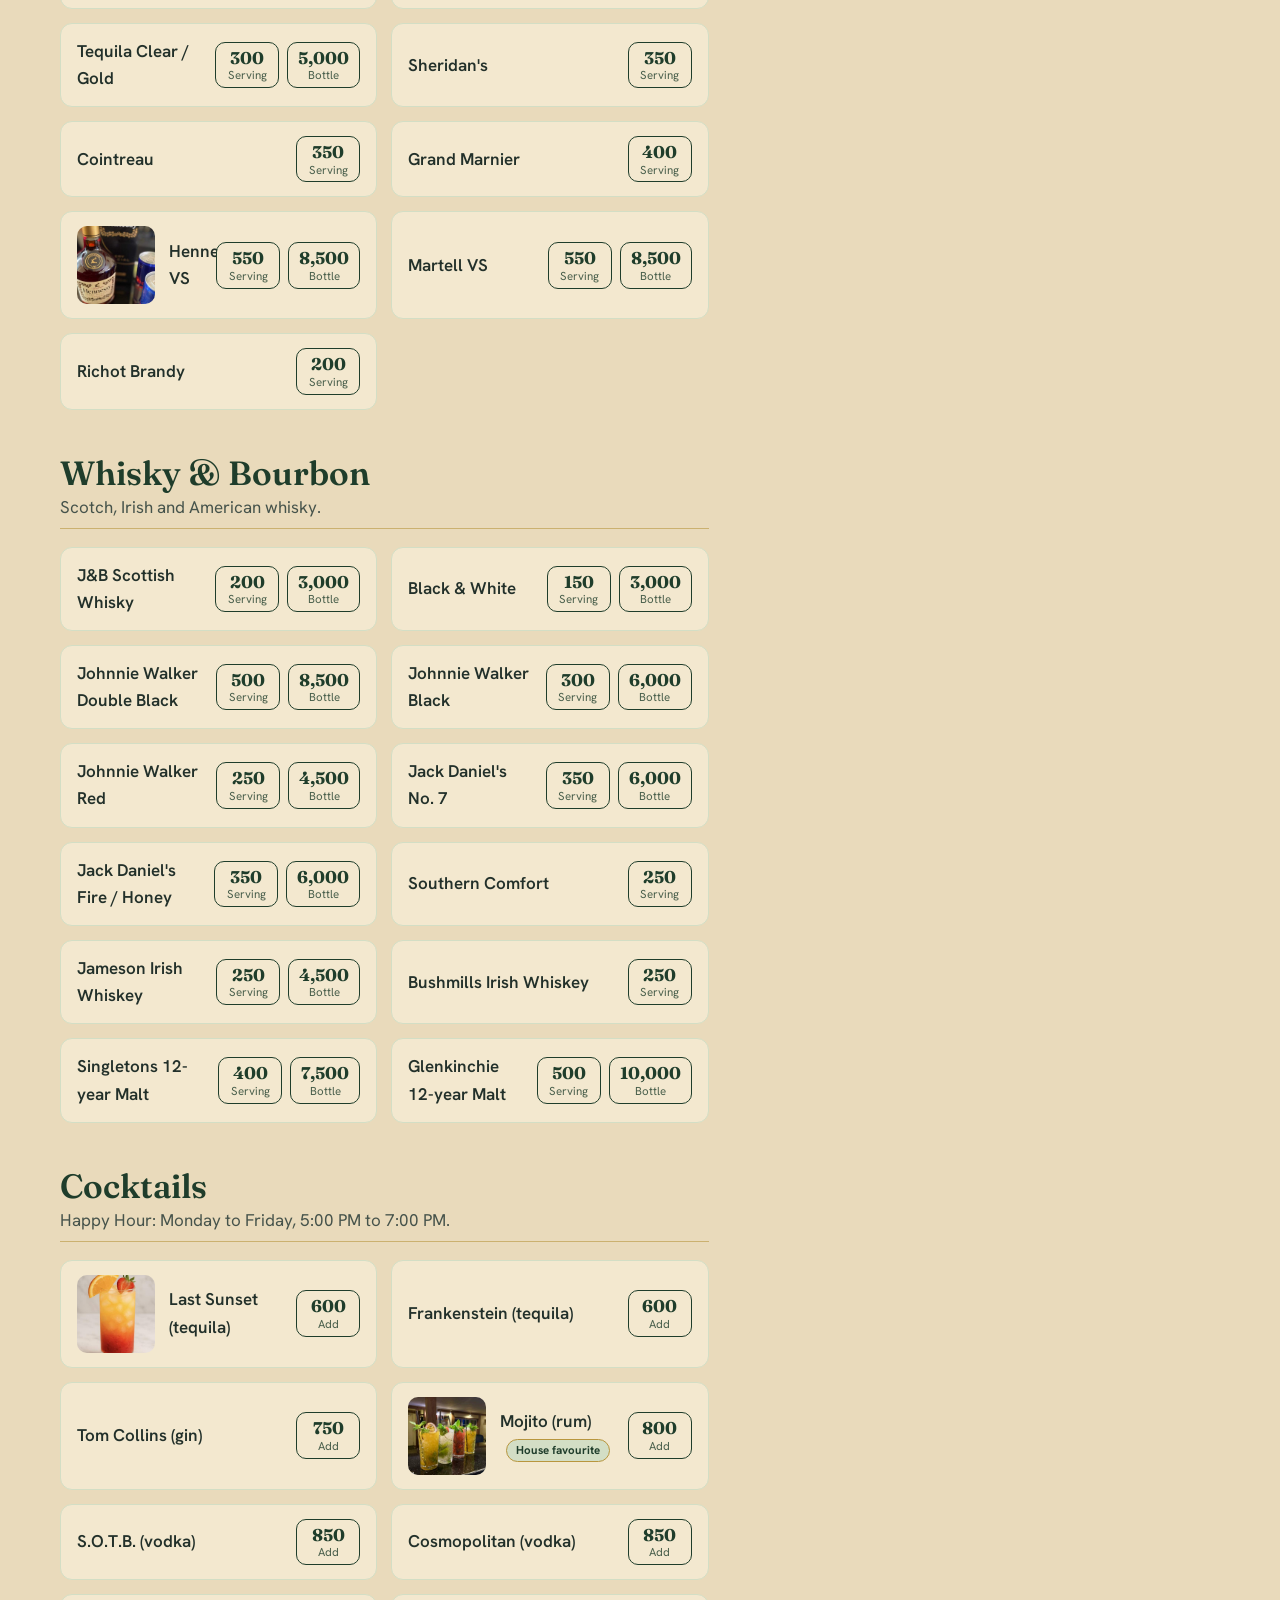
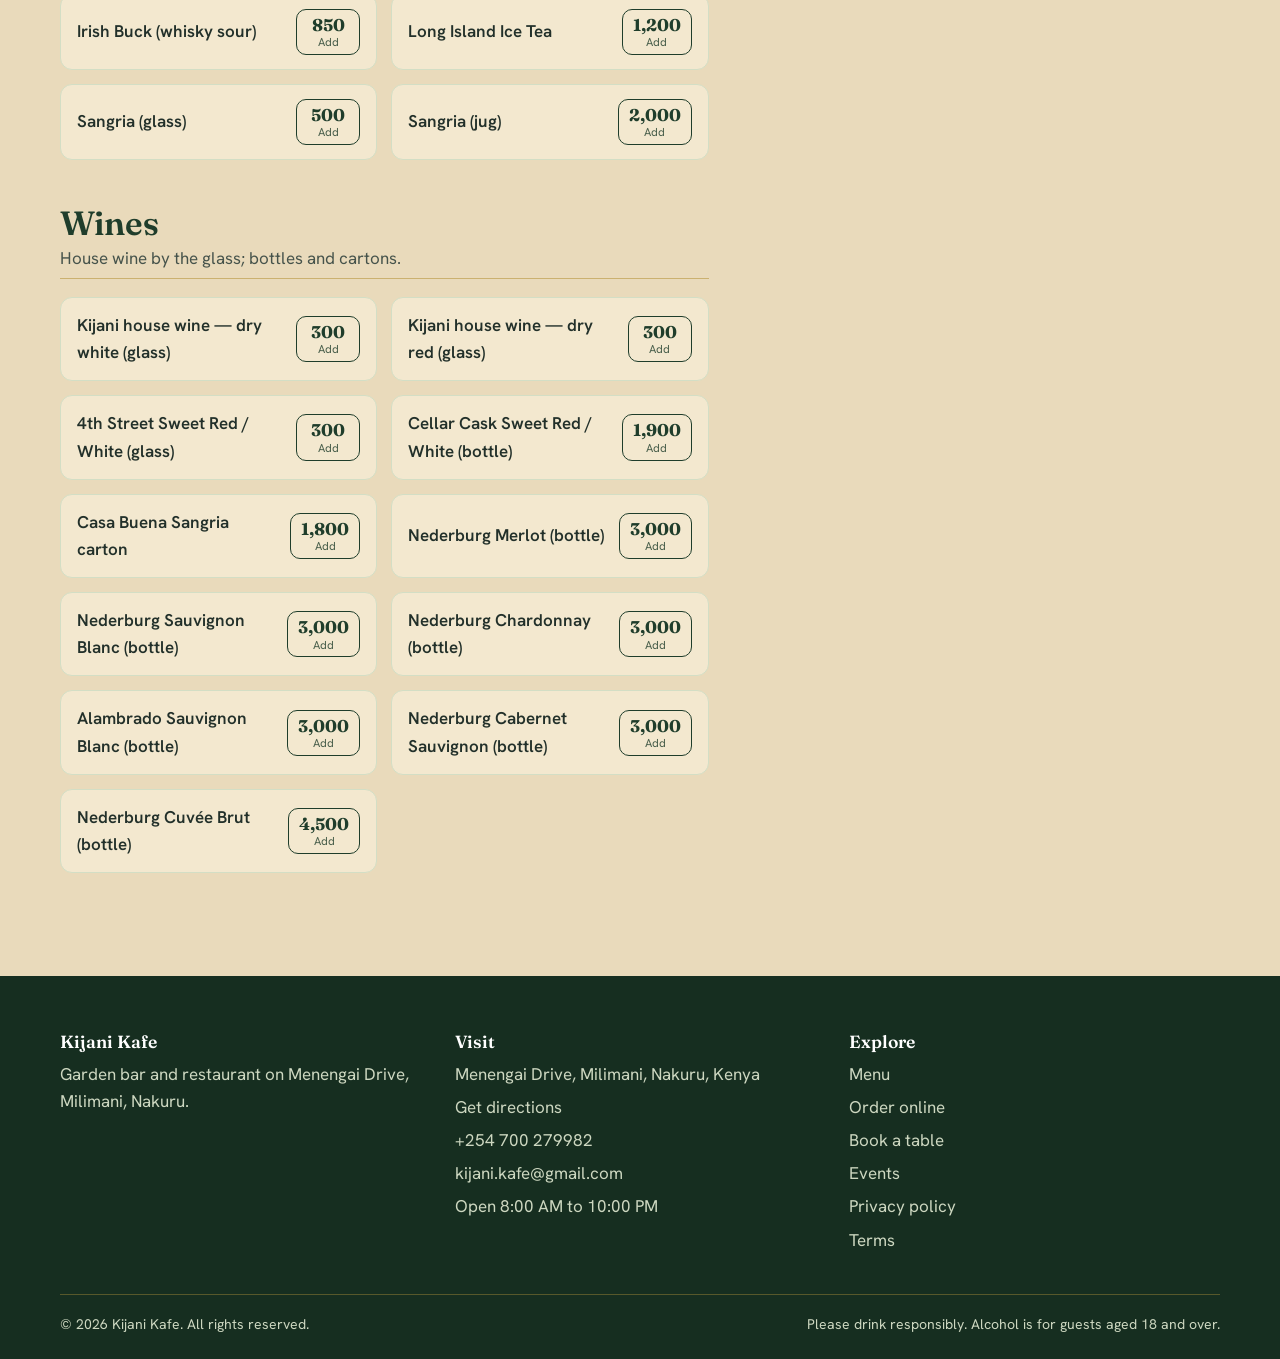
<file: order.html>
<!doctype html><html lang="en"><head><meta charset="utf-8"><meta name="viewport" content="width=device-width,initial-scale=1"><title>Order Online | Kijani Kafe</title><meta name="description" content="Build your order from the Kijani Kafe menu and send it on WhatsApp for pickup or delivery in Nakuru."><meta name="theme-color" content="#1f3d2b"><meta property="og:title" content="Order Online | Kijani Kafe"><meta property="og:description" content="Build your order from the Kijani Kafe menu and send it on WhatsApp for pickup or delivery in Nakuru."><meta property="og:image" content="images/h1.jpg"><meta property="og:type" content="restaurant">
<link rel="preconnect" href="https://fonts.googleapis.com"><link rel="preconnect" href="https://fonts.gstatic.com" crossorigin><link href="https://fonts.googleapis.com/css2?family=Fraunces:opsz,wght@9..144,500;9..144,600&family=Hanken+Grotesk:wght@400;600;700&display=swap" rel="stylesheet"><link rel="stylesheet" href="css/style.css"><script type="application/ld+json">{"@context": "https://schema.org", "@type": "Restaurant", "name": "Kijani Kafe", "description": "Garden-style bar and restaurant in Milimani, Nakuru.", "telephone": "+254700279982", "email": "kijani.kafe@gmail.com", "servesCuisine": ["African", "International"], "hasMenu": "menu.html", "image": "images/h1.jpg", "address": {"@type": "PostalAddress", "streetAddress": "Menengai Drive, Milimani", "addressLocality": "Nakuru", "addressCountry": "KE"}, "acceptsReservations": true, "openingHours": "Mo-Su 08:00-22:00"}</script></head><body>
<a class="skip" href="#main">Skip to content</a>
<header class="top"><div class="wrap bar"><a class="logo" href="index.html" aria-label="Kijani Kafe home"><svg viewBox="0 0 24 24" aria-hidden="true"><path d="M20 3C9 3 4 9 4 15c0 1.5.4 2.8 1 4 1.5-5 5-8 9-9.5-3 2.5-5.500 5.500-6.500 10C16 20.500 20 14 20 3z"/></svg>Kijani Kafe</a>
<button class="burger" aria-label="Menu" aria-expanded="false"><svg viewBox="0 0 24 24" fill="none" stroke-width="2" stroke-linecap="round"><path d="M4 7h16M4 12h16M4 17h16"/></svg></button>
<nav aria-label="Main"><ul><li><a href="index.html">Home</a></li><li><a href="menu.html">Menu</a></li><li><a href="order.html" aria-current="page">Order Online</a></li><li><a href="about.html">About Us</a></li><li><a href="reservations.html">Reservations</a></li><li><a href="events.html">Events</a></li><li><a href="contact.html">Contact</a></li><li><a class="cartlink" href="order.html">Cart <b data-count>0</b></a></li></ul></nav></div></header><main id="main"><div class="pagehead" style="background-image:url(images/h4.jpg)"><div class="wrap"><h1>Order online</h1><p>Build your order, then send it to us on WhatsApp.</p></div></div><section style="padding-top:40px"><div class="wrap ordergrid"><div id="menu" data-mode="order"><h2>Choose your food and drinks</h2><div class="tools"><div class="search"><svg viewBox="0 0 24 24"><circle cx="11" cy="11" r="7"/><path d="m20 20-4-4"/></svg><input id="q" type="search" placeholder="Search dishes and drinks" aria-label="Search the menu"></div>
<div class="chips" role="group" aria-label="Filters"><button class="chip" data-g="all" aria-pressed="true">All</button><button class="chip" data-g="food" aria-pressed="false">Food</button><button class="chip" data-g="drink" aria-pressed="false">Drinks</button><button class="chip" aria-pressed="false">House favourites</button><span id="mcount" style="align-self:center;color:var(--muted);margin-left:6px" aria-live="polite"></span></div>
<div class="tabs" id="tabs" role="tablist" aria-label="Menu categories"></div></div><div id="mout"></div></div>
<aside class="sticky"><div class="panel" id="cartpanel"><h2 style="font-size:1.6rem">Your order</h2><div id="cartlines" aria-live="polite"></div><div class="total"><span>Subtotal</span><span id="sub">KSh 0</span></div>
<form id="orderform" class="form" novalidate="false"><fieldset class="seg" style="border:0;padding:0;margin:0"><legend class="sr" style="font-weight:600;font-size:.93rem;margin-bottom:6px">Pickup or delivery</legend><label><input type="radio" name="type" value="Pickup" checked><span>Pickup</span></label><label><input type="radio" name="type" value="Delivery"><span>Delivery</span></label></fieldset>
<div class="row"><div><label for="on">Your name</label><input id="on" name="name" required autocomplete="name"></div><div><label for="op">Phone number</label><input id="op" name="phone" type="tel" required autocomplete="tel" placeholder="07XX XXX XXX"></div></div>
<div id="addrw" hidden><label for="oa">Delivery address</label><input id="oa" name="address" placeholder="Estate, street and landmark"></div>
<div><label for="ow">When do you need it? (optional)</label><input id="ow" name="when" placeholder="e.g. Today 1:00 PM"></div>
<div><label for="ono">Special instructions</label><textarea id="ono" name="notes" rows="3" placeholder="Allergies, no onions, extra sauce…"></textarea></div>
<div class="note">Delivery is available on request. We confirm the delivery fee on WhatsApp.</div>
<button class="btn gold" type="submit" style="width:100%">Send order on WhatsApp</button></form>
<div class="ok" id="ordok" tabindex="-1" role="status"><b>Your order is ready in WhatsApp.</b><br>Press send there. It is only confirmed once Kijani Kafe replies.</div></div></aside></div></section></main><footer><div class="wrap"><div class="grid g3"><div><h3>Kijani Kafe</h3><p>Garden bar and restaurant on Menengai Drive, Milimani, Nakuru.</p><p data-social></p></div>
<div><h3>Visit</h3><ul><li>Menengai Drive, Milimani, Nakuru, Kenya</li><li><a data-map href="#" target="_blank" rel="noopener">Get directions</a></li><li><a data-tel href="#">+254 700 279982</a></li><li><a data-mail href="#">kijani.kafe@gmail.com</a></li><li>Open 8:00 AM to 10:00 PM</li></ul></div>
<div><h3>Explore</h3><ul><li><a href="menu.html">Menu</a></li><li><a href="order.html">Order online</a></li><li><a href="reservations.html">Book a table</a></li><li><a href="events.html">Events</a></li><li><a href="privacy.html">Privacy policy</a></li><li><a href="terms.html">Terms</a></li></ul></div></div>
<div class="copy"><span>© 2026 Kijani Kafe. All rights reserved.</span><span>Please drink responsibly. Alcohol is for guests aged 18 and over.</span></div></div></footer>
<a class="wa" data-wa href="#" target="_blank" rel="noopener" aria-label="Chat with Kijani Kafe on WhatsApp"><svg viewBox="0 0 24 24" aria-hidden="true"><path d="M12 2a10 10 0 0 0-8.600 15.100L2 22l5-1.300A10 10 0 1 0 12 2zm5.800 14.200c-.2.700-1.400 1.300-1.900 1.400-.5.100-1.100.1-1.800-.1-.4-.1-1-.3-1.700-.6-3-1.300-4.900-4.300-5-4.500-.1-.2-1.200-1.600-1.200-3s.8-2.100 1-2.400c.3-.3.600-.3.800-.3h.6c.2 0 .4 0 .6.500.2.600.8 2 .9 2.100.1.100.1.300 0 .500-.1.200-.2.300-.3.500l-.5.500c-.2.200-.3.300-.1.600.2.300.8 1.300 1.700 2.100 1.200 1 2.100 1.300 2.400 1.500.3.100.5.100.6-.1l.9-1.100c.2-.3.400-.2.700-.1l1.900.9c.3.100.5.200.5.300.1.200.1.800-.1 1.500z"/></svg></a>
<script src="js/config.js"></script><script src="js/menu-data.js"></script><script src="js/reviews-data.js"></script><script src="js/app.js"></script></body></html>
</file>
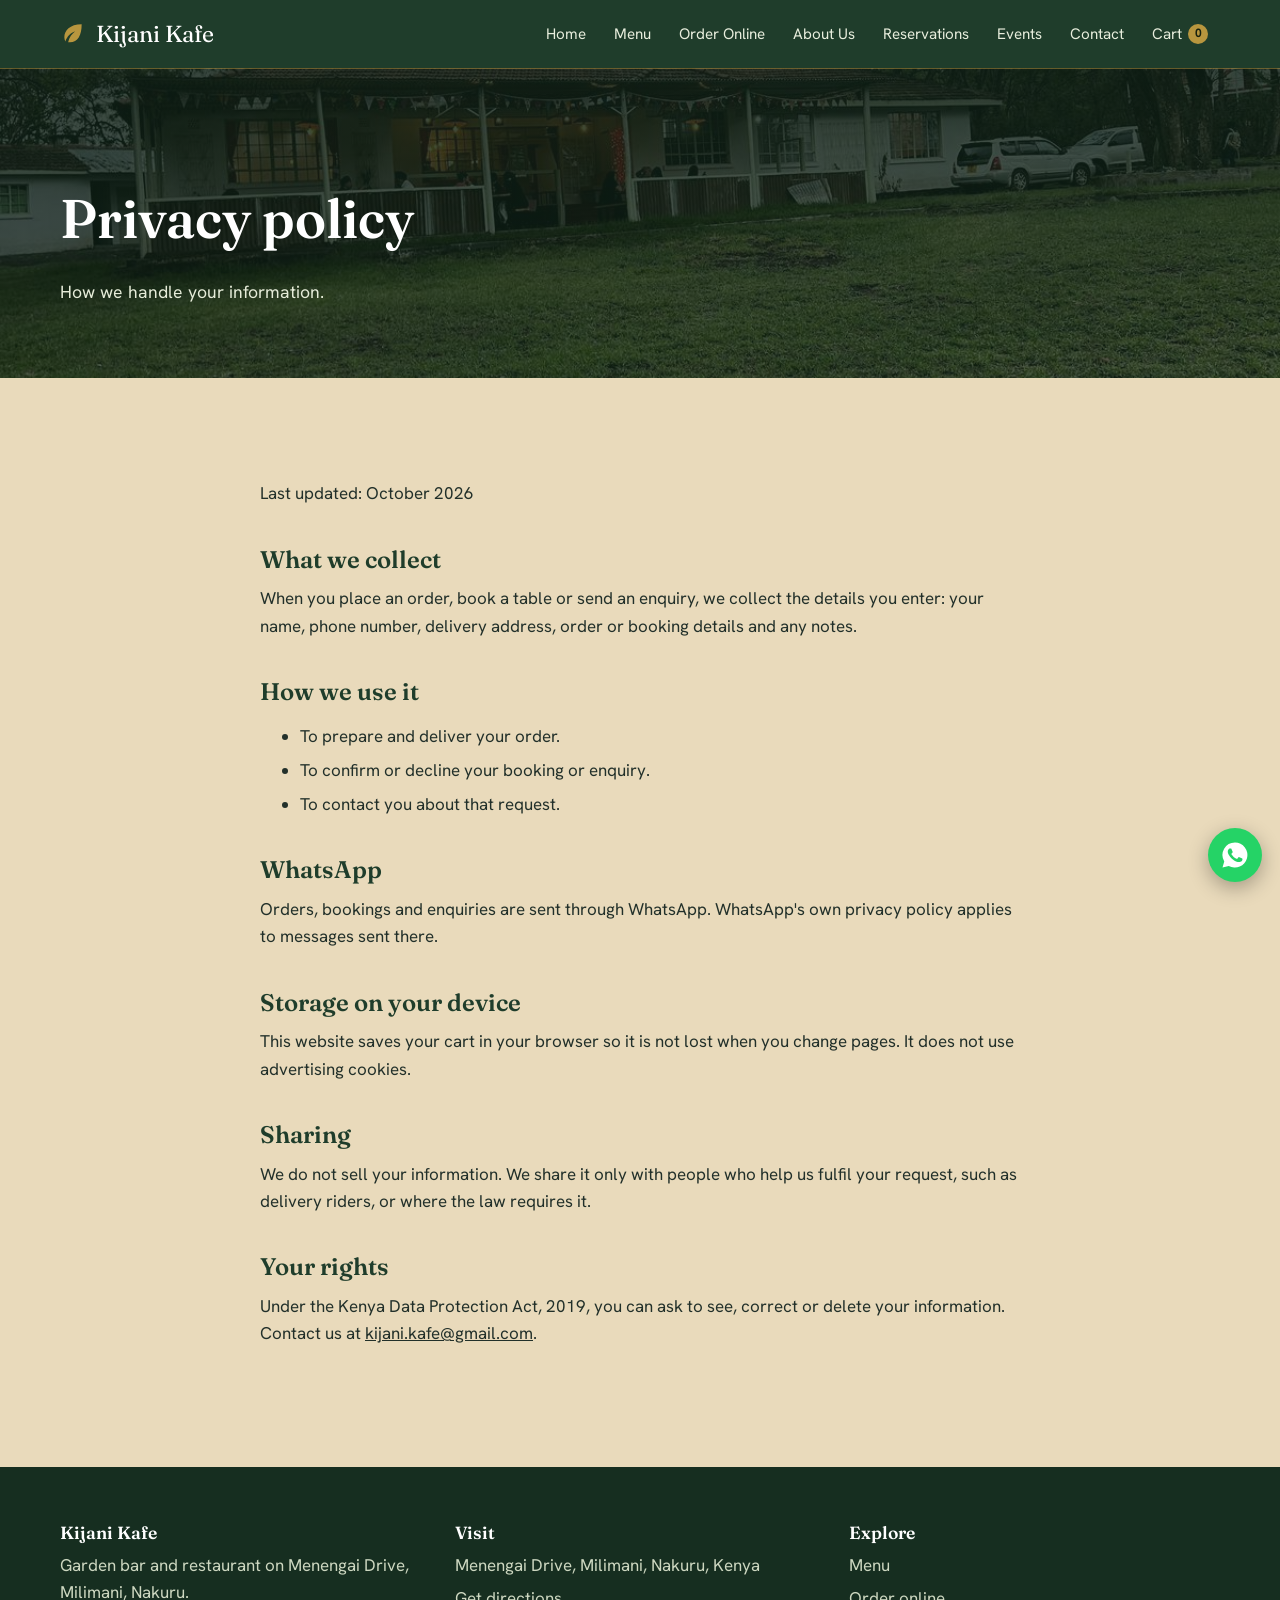
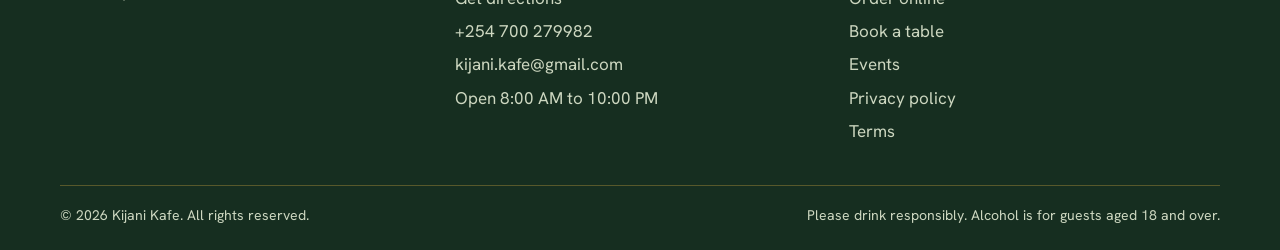
<file: privacy.html>
<!doctype html><html lang="en"><head><meta charset="utf-8"><meta name="viewport" content="width=device-width,initial-scale=1"><title>Privacy Policy | Kijani Kafe</title><meta name="description" content="How Kijani Kafe collects and uses your personal information."><meta name="theme-color" content="#1f3d2b"><meta property="og:title" content="Privacy Policy | Kijani Kafe"><meta property="og:description" content="How Kijani Kafe collects and uses your personal information."><meta property="og:image" content="images/h1.jpg"><meta property="og:type" content="restaurant">
<link rel="preconnect" href="https://fonts.googleapis.com"><link rel="preconnect" href="https://fonts.gstatic.com" crossorigin><link href="https://fonts.googleapis.com/css2?family=Fraunces:opsz,wght@9..144,500;9..144,600&family=Hanken+Grotesk:wght@400;600;700&display=swap" rel="stylesheet"><link rel="stylesheet" href="css/style.css"><script type="application/ld+json">{"@context": "https://schema.org", "@type": "Restaurant", "name": "Kijani Kafe", "description": "Garden-style bar and restaurant in Milimani, Nakuru.", "telephone": "+254700279982", "email": "kijani.kafe@gmail.com", "servesCuisine": ["African", "International"], "hasMenu": "menu.html", "image": "images/h1.jpg", "address": {"@type": "PostalAddress", "streetAddress": "Menengai Drive, Milimani", "addressLocality": "Nakuru", "addressCountry": "KE"}, "acceptsReservations": true, "openingHours": "Mo-Su 08:00-22:00"}</script></head><body>
<a class="skip" href="#main">Skip to content</a>
<header class="top"><div class="wrap bar"><a class="logo" href="index.html" aria-label="Kijani Kafe home"><svg viewBox="0 0 24 24" aria-hidden="true"><path d="M20 3C9 3 4 9 4 15c0 1.5.4 2.8 1 4 1.5-5 5-8 9-9.5-3 2.5-5.500 5.500-6.500 10C16 20.500 20 14 20 3z"/></svg>Kijani Kafe</a>
<button class="burger" aria-label="Menu" aria-expanded="false"><svg viewBox="0 0 24 24" fill="none" stroke-width="2" stroke-linecap="round"><path d="M4 7h16M4 12h16M4 17h16"/></svg></button>
<nav aria-label="Main"><ul><li><a href="index.html">Home</a></li><li><a href="menu.html">Menu</a></li><li><a href="order.html">Order Online</a></li><li><a href="about.html">About Us</a></li><li><a href="reservations.html">Reservations</a></li><li><a href="events.html">Events</a></li><li><a href="contact.html">Contact</a></li><li><a class="cartlink" href="order.html">Cart <b data-count>0</b></a></li></ul></nav></div></header><main id="main"><div class="pagehead" style="background-image:url(images/h2.jpg)"><div class="wrap"><h1>Privacy policy</h1><p>How we handle your information.</p></div></div><section><div class="wrap legal"><p>Last updated: October 2026</p><h2>What we collect</h2><p>When you place an order, book a table or send an enquiry, we collect the details you enter: your name, phone number, delivery address, order or booking details and any notes.</p><h2>How we use it</h2><ul><li>To prepare and deliver your order.</li><li>To confirm or decline your booking or enquiry.</li><li>To contact you about that request.</li></ul><h2>WhatsApp</h2><p>Orders, bookings and enquiries are sent through WhatsApp. WhatsApp's own privacy policy applies to messages sent there.</p><h2>Storage on your device</h2><p>This website saves your cart in your browser so it is not lost when you change pages. It does not use advertising cookies.</p><h2>Sharing</h2><p>We do not sell your information. We share it only with people who help us fulfil your request, such as delivery riders, or where the law requires it.</p><h2>Your rights</h2><p>Under the Kenya Data Protection Act, 2019, you can ask to see, correct or delete your information. Contact us at <a data-mail href="#">kijani.kafe@gmail.com</a>.</p></div></section></main><footer><div class="wrap"><div class="grid g3"><div><h3>Kijani Kafe</h3><p>Garden bar and restaurant on Menengai Drive, Milimani, Nakuru.</p><p data-social></p></div>
<div><h3>Visit</h3><ul><li>Menengai Drive, Milimani, Nakuru, Kenya</li><li><a data-map href="#" target="_blank" rel="noopener">Get directions</a></li><li><a data-tel href="#">+254 700 279982</a></li><li><a data-mail href="#">kijani.kafe@gmail.com</a></li><li>Open 8:00 AM to 10:00 PM</li></ul></div>
<div><h3>Explore</h3><ul><li><a href="menu.html">Menu</a></li><li><a href="order.html">Order online</a></li><li><a href="reservations.html">Book a table</a></li><li><a href="events.html">Events</a></li><li><a href="privacy.html">Privacy policy</a></li><li><a href="terms.html">Terms</a></li></ul></div></div>
<div class="copy"><span>© 2026 Kijani Kafe. All rights reserved.</span><span>Please drink responsibly. Alcohol is for guests aged 18 and over.</span></div></div></footer>
<a class="wa" data-wa href="#" target="_blank" rel="noopener" aria-label="Chat with Kijani Kafe on WhatsApp"><svg viewBox="0 0 24 24" aria-hidden="true"><path d="M12 2a10 10 0 0 0-8.600 15.100L2 22l5-1.300A10 10 0 1 0 12 2zm5.800 14.200c-.2.700-1.400 1.300-1.900 1.400-.5.100-1.100.1-1.800-.1-.4-.1-1-.3-1.700-.6-3-1.300-4.900-4.300-5-4.500-.1-.2-1.200-1.600-1.200-3s.8-2.100 1-2.400c.3-.3.600-.3.800-.3h.6c.2 0 .4 0 .6.500.2.600.8 2 .9 2.100.1.100.1.300 0 .500-.1.200-.2.300-.3.500l-.5.500c-.2.200-.3.300-.1.600.2.300.8 1.300 1.700 2.100 1.200 1 2.100 1.300 2.400 1.500.3.100.5.100.6-.1l.9-1.100c.2-.3.400-.2.700-.1l1.900.9c.3.100.5.200.5.300.1.200.1.800-.1 1.500z"/></svg></a>
<script src="js/config.js"></script><script src="js/menu-data.js"></script><script src="js/reviews-data.js"></script><script src="js/app.js"></script></body></html>
</file>
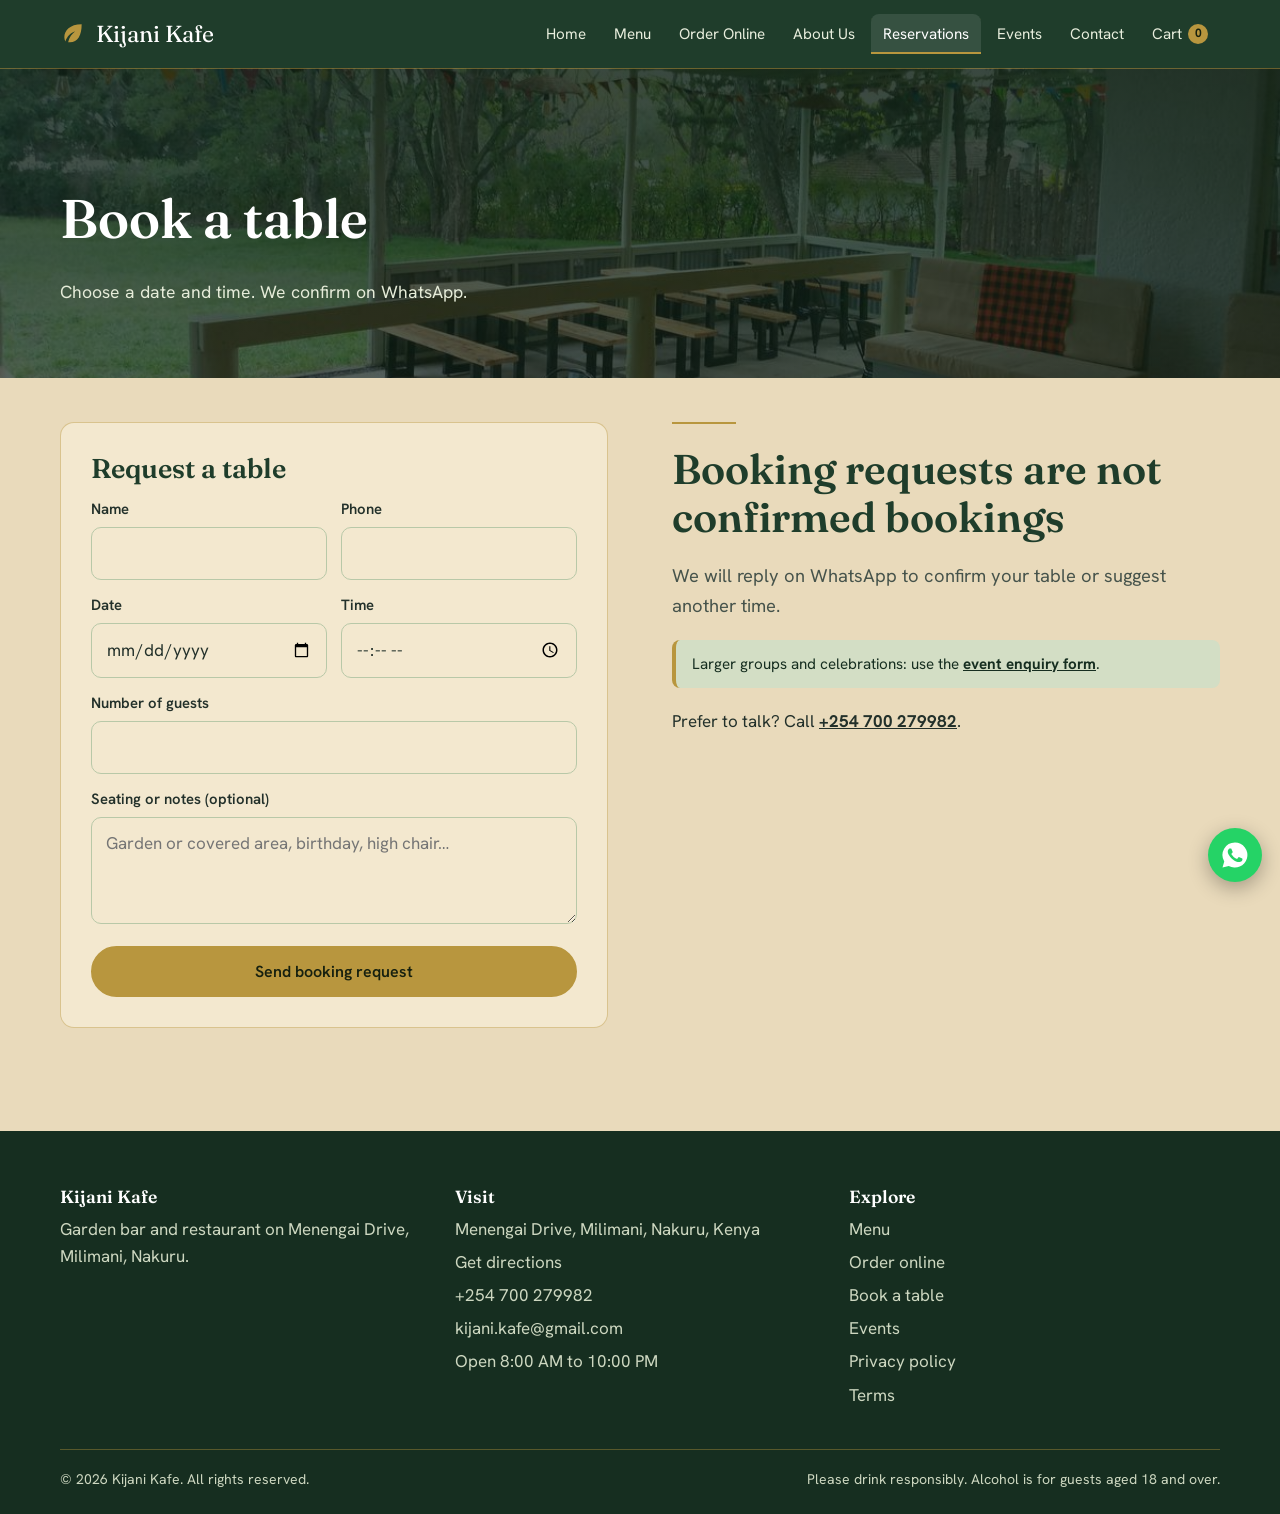
<file: reservations.html>
<!doctype html><html lang="en"><head><meta charset="utf-8"><meta name="viewport" content="width=device-width,initial-scale=1"><title>Book a Table | Kijani Kafe Nakuru</title><meta name="description" content="Request a table at Kijani Kafe in Milimani, Nakuru. Send date, time and guest numbers by WhatsApp."><meta name="theme-color" content="#1f3d2b"><meta property="og:title" content="Book a Table | Kijani Kafe Nakuru"><meta property="og:description" content="Request a table at Kijani Kafe in Milimani, Nakuru. Send date, time and guest numbers by WhatsApp."><meta property="og:image" content="images/h1.jpg"><meta property="og:type" content="restaurant">
<link rel="preconnect" href="https://fonts.googleapis.com"><link rel="preconnect" href="https://fonts.gstatic.com" crossorigin><link href="https://fonts.googleapis.com/css2?family=Fraunces:opsz,wght@9..144,500;9..144,600&family=Hanken+Grotesk:wght@400;600;700&display=swap" rel="stylesheet"><link rel="stylesheet" href="css/style.css"><script type="application/ld+json">{"@context": "https://schema.org", "@type": "Restaurant", "name": "Kijani Kafe", "description": "Garden-style bar and restaurant in Milimani, Nakuru.", "telephone": "+254700279982", "email": "kijani.kafe@gmail.com", "servesCuisine": ["African", "International"], "hasMenu": "menu.html", "image": "images/h1.jpg", "address": {"@type": "PostalAddress", "streetAddress": "Menengai Drive, Milimani", "addressLocality": "Nakuru", "addressCountry": "KE"}, "acceptsReservations": true, "openingHours": "Mo-Su 08:00-22:00"}</script></head><body>
<a class="skip" href="#main">Skip to content</a>
<header class="top"><div class="wrap bar"><a class="logo" href="index.html" aria-label="Kijani Kafe home"><svg viewBox="0 0 24 24" aria-hidden="true"><path d="M20 3C9 3 4 9 4 15c0 1.5.4 2.8 1 4 1.5-5 5-8 9-9.5-3 2.5-5.500 5.500-6.500 10C16 20.500 20 14 20 3z"/></svg>Kijani Kafe</a>
<button class="burger" aria-label="Menu" aria-expanded="false"><svg viewBox="0 0 24 24" fill="none" stroke-width="2" stroke-linecap="round"><path d="M4 7h16M4 12h16M4 17h16"/></svg></button>
<nav aria-label="Main"><ul><li><a href="index.html">Home</a></li><li><a href="menu.html">Menu</a></li><li><a href="order.html">Order Online</a></li><li><a href="about.html">About Us</a></li><li><a href="reservations.html" aria-current="page">Reservations</a></li><li><a href="events.html">Events</a></li><li><a href="contact.html">Contact</a></li><li><a class="cartlink" href="order.html">Cart <b data-count>0</b></a></li></ul></nav></div></header><main id="main"><div class="pagehead" style="background-image:url(images/h3.jpg)"><div class="wrap"><h1>Book a table</h1><p>Choose a date and time. We confirm on WhatsApp.</p></div></div><section style="padding-top:44px"><div class="wrap split" style="align-items:start"><div class="panel"><h2 style="font-size:1.7rem">Request a table</h2><form class="form" data-req="table"><div class="row"><div><label for="n">Name</label><input id="n" name="name" data-l="Name" required autocomplete="name"></div><div><label for="p">Phone</label><input id="p" name="phone" data-l="Phone" type="tel" required autocomplete="tel"></div></div><div class="row"><div><label for="d">Date</label><input id="d" name="date" data-l="Date" type="date" required></div><div><label for="t">Time</label><input id="t" name="time" data-l="Time" type="time" required></div></div><div><label for="g">Number of guests</label><input id="g" name="guests" data-l="Guests" type="number" min="1" max="200" required></div><div><label for="s">Seating or notes (optional)</label><textarea id="s" name="notes" data-l="Notes" rows="3" placeholder="Garden or covered area, birthday, high chair…"></textarea></div><button class="btn gold" type="submit">Send booking request</button></form><div class="ok" role="status" tabindex="-1"><b>Your request is ready in WhatsApp.</b><br>Press send there. Your table is reserved only after we confirm.</div></div>
<div class="rv"><hr class="rule"><h2>Booking requests are not confirmed bookings</h2><p class="lead">We will reply on WhatsApp to confirm your table or suggest another time.</p><div class="note">Larger groups and celebrations: use the <a href="events.html"><b>event enquiry form</b></a>.</div><p style="margin-top:20px">Prefer to talk? Call <a data-tel href="#"><b>+254 700 279982</b></a>.</p></div></div></section></main><footer><div class="wrap"><div class="grid g3"><div><h3>Kijani Kafe</h3><p>Garden bar and restaurant on Menengai Drive, Milimani, Nakuru.</p><p data-social></p></div>
<div><h3>Visit</h3><ul><li>Menengai Drive, Milimani, Nakuru, Kenya</li><li><a data-map href="#" target="_blank" rel="noopener">Get directions</a></li><li><a data-tel href="#">+254 700 279982</a></li><li><a data-mail href="#">kijani.kafe@gmail.com</a></li><li>Open 8:00 AM to 10:00 PM</li></ul></div>
<div><h3>Explore</h3><ul><li><a href="menu.html">Menu</a></li><li><a href="order.html">Order online</a></li><li><a href="reservations.html">Book a table</a></li><li><a href="events.html">Events</a></li><li><a href="privacy.html">Privacy policy</a></li><li><a href="terms.html">Terms</a></li></ul></div></div>
<div class="copy"><span>© 2026 Kijani Kafe. All rights reserved.</span><span>Please drink responsibly. Alcohol is for guests aged 18 and over.</span></div></div></footer>
<a class="wa" data-wa href="#" target="_blank" rel="noopener" aria-label="Chat with Kijani Kafe on WhatsApp"><svg viewBox="0 0 24 24" aria-hidden="true"><path d="M12 2a10 10 0 0 0-8.600 15.100L2 22l5-1.300A10 10 0 1 0 12 2zm5.800 14.200c-.2.700-1.400 1.300-1.900 1.400-.5.100-1.100.1-1.800-.1-.4-.1-1-.3-1.700-.6-3-1.300-4.900-4.300-5-4.500-.1-.2-1.200-1.600-1.200-3s.8-2.100 1-2.400c.3-.3.600-.3.800-.3h.6c.2 0 .4 0 .6.500.2.600.8 2 .9 2.100.1.100.1.300 0 .500-.1.200-.2.300-.3.500l-.5.500c-.2.200-.3.300-.1.600.2.300.8 1.300 1.700 2.100 1.200 1 2.100 1.300 2.400 1.500.3.100.5.100.6-.1l.9-1.100c.2-.3.400-.2.700-.1l1.900.9c.3.100.5.200.5.300.1.200.1.800-.1 1.500z"/></svg></a>
<script src="js/config.js"></script><script src="js/menu-data.js"></script><script src="js/reviews-data.js"></script><script src="js/app.js"></script></body></html>
</file>
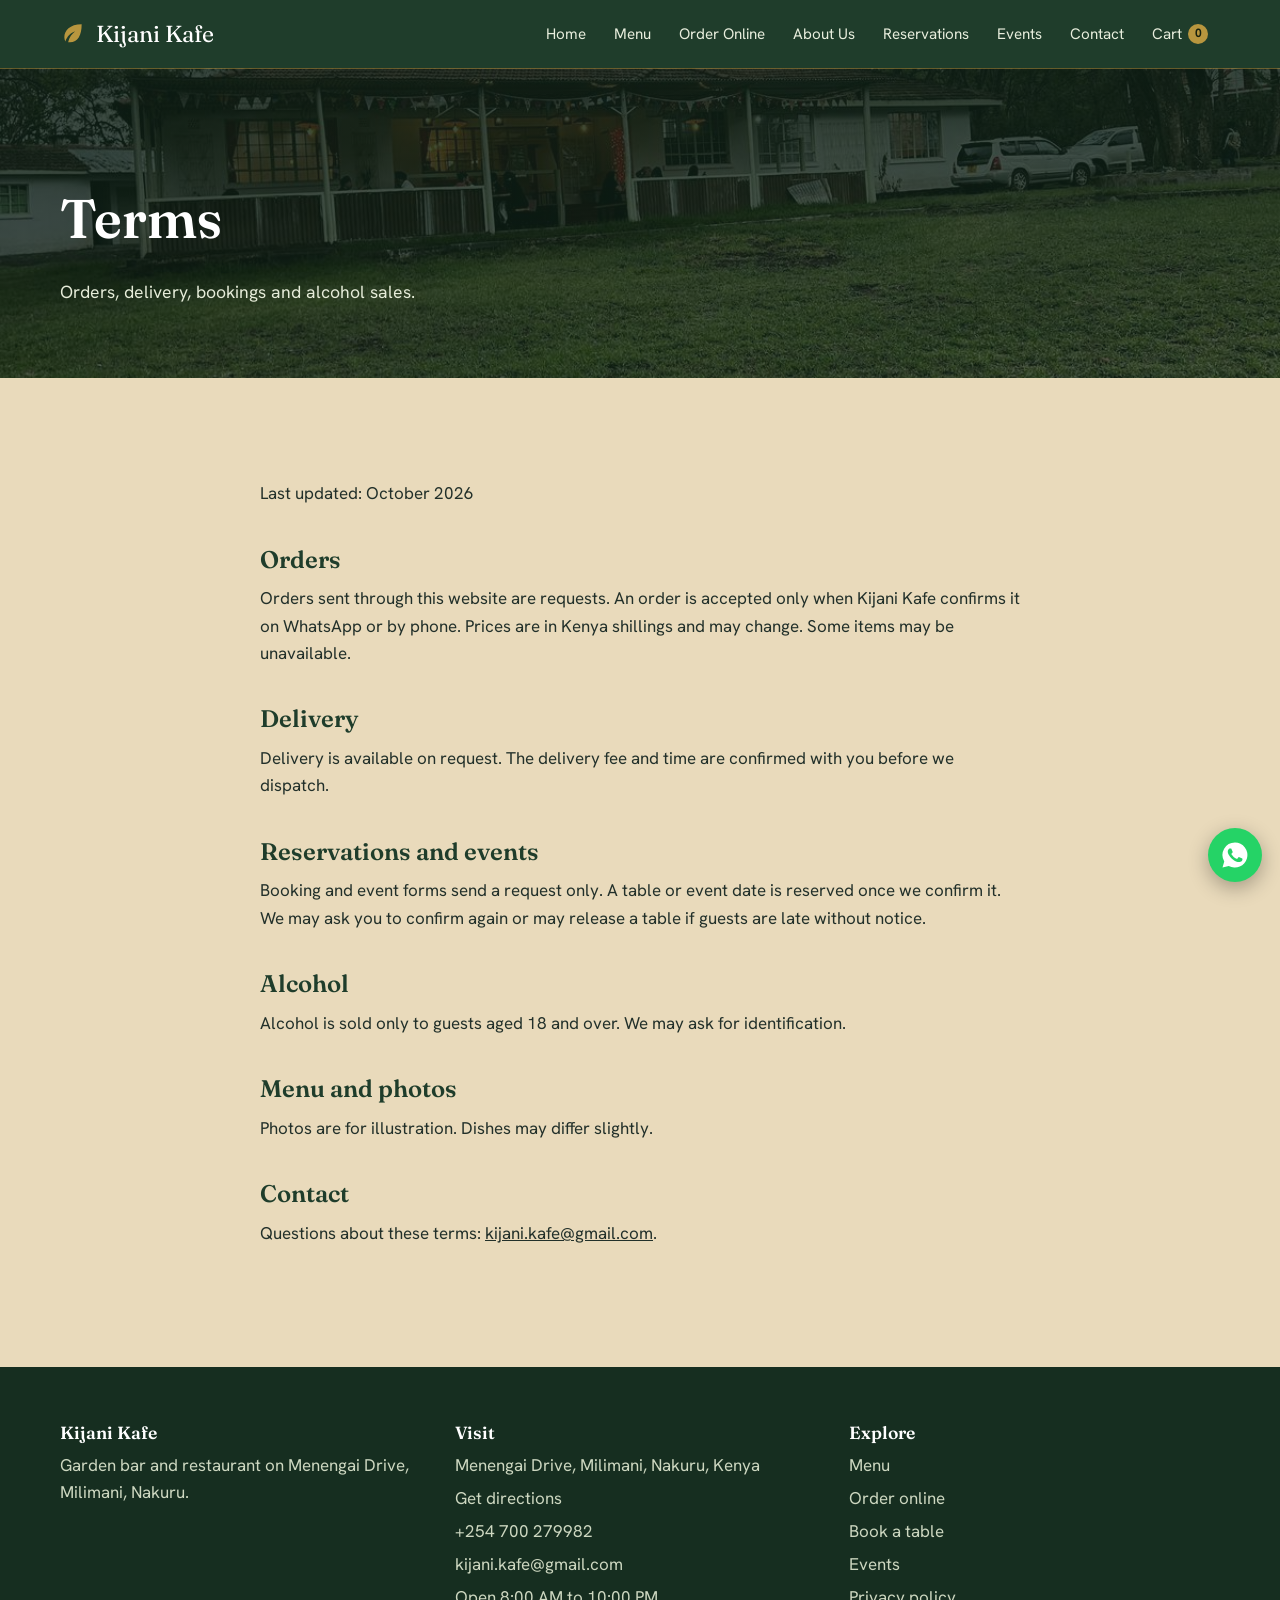
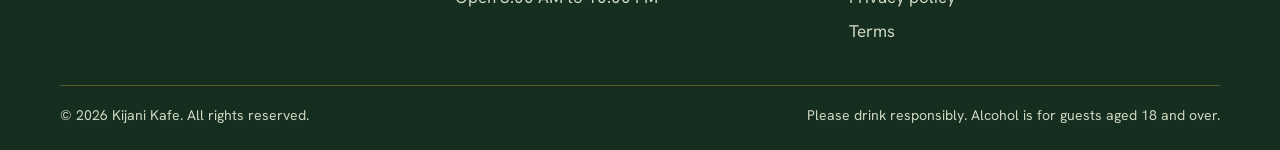
<file: terms.html>
<!doctype html><html lang="en"><head><meta charset="utf-8"><meta name="viewport" content="width=device-width,initial-scale=1"><title>Terms | Kijani Kafe</title><meta name="description" content="Terms for orders, delivery, reservations and use of the Kijani Kafe website."><meta name="theme-color" content="#1f3d2b"><meta property="og:title" content="Terms | Kijani Kafe"><meta property="og:description" content="Terms for orders, delivery, reservations and use of the Kijani Kafe website."><meta property="og:image" content="images/h1.jpg"><meta property="og:type" content="restaurant">
<link rel="preconnect" href="https://fonts.googleapis.com"><link rel="preconnect" href="https://fonts.gstatic.com" crossorigin><link href="https://fonts.googleapis.com/css2?family=Fraunces:opsz,wght@9..144,500;9..144,600&family=Hanken+Grotesk:wght@400;600;700&display=swap" rel="stylesheet"><link rel="stylesheet" href="css/style.css"><script type="application/ld+json">{"@context": "https://schema.org", "@type": "Restaurant", "name": "Kijani Kafe", "description": "Garden-style bar and restaurant in Milimani, Nakuru.", "telephone": "+254700279982", "email": "kijani.kafe@gmail.com", "servesCuisine": ["African", "International"], "hasMenu": "menu.html", "image": "images/h1.jpg", "address": {"@type": "PostalAddress", "streetAddress": "Menengai Drive, Milimani", "addressLocality": "Nakuru", "addressCountry": "KE"}, "acceptsReservations": true, "openingHours": "Mo-Su 08:00-22:00"}</script></head><body>
<a class="skip" href="#main">Skip to content</a>
<header class="top"><div class="wrap bar"><a class="logo" href="index.html" aria-label="Kijani Kafe home"><svg viewBox="0 0 24 24" aria-hidden="true"><path d="M20 3C9 3 4 9 4 15c0 1.5.4 2.8 1 4 1.5-5 5-8 9-9.5-3 2.5-5.500 5.500-6.500 10C16 20.500 20 14 20 3z"/></svg>Kijani Kafe</a>
<button class="burger" aria-label="Menu" aria-expanded="false"><svg viewBox="0 0 24 24" fill="none" stroke-width="2" stroke-linecap="round"><path d="M4 7h16M4 12h16M4 17h16"/></svg></button>
<nav aria-label="Main"><ul><li><a href="index.html">Home</a></li><li><a href="menu.html">Menu</a></li><li><a href="order.html">Order Online</a></li><li><a href="about.html">About Us</a></li><li><a href="reservations.html">Reservations</a></li><li><a href="events.html">Events</a></li><li><a href="contact.html">Contact</a></li><li><a class="cartlink" href="order.html">Cart <b data-count>0</b></a></li></ul></nav></div></header><main id="main"><div class="pagehead" style="background-image:url(images/h2.jpg)"><div class="wrap"><h1>Terms</h1><p>Orders, delivery, bookings and alcohol sales.</p></div></div><section><div class="wrap legal"><p>Last updated: October 2026</p><h2>Orders</h2><p>Orders sent through this website are requests. An order is accepted only when Kijani Kafe confirms it on WhatsApp or by phone. Prices are in Kenya shillings and may change. Some items may be unavailable.</p><h2>Delivery</h2><p>Delivery is available on request. The delivery fee and time are confirmed with you before we dispatch.</p><h2>Reservations and events</h2><p>Booking and event forms send a request only. A table or event date is reserved once we confirm it. We may ask you to confirm again or may release a table if guests are late without notice.</p><h2>Alcohol</h2><p>Alcohol is sold only to guests aged 18 and over. We may ask for identification.</p><h2>Menu and photos</h2><p>Photos are for illustration. Dishes may differ slightly.</p><h2>Contact</h2><p>Questions about these terms: <a data-mail href="#">kijani.kafe@gmail.com</a>.</p></div></section></main><footer><div class="wrap"><div class="grid g3"><div><h3>Kijani Kafe</h3><p>Garden bar and restaurant on Menengai Drive, Milimani, Nakuru.</p><p data-social></p></div>
<div><h3>Visit</h3><ul><li>Menengai Drive, Milimani, Nakuru, Kenya</li><li><a data-map href="#" target="_blank" rel="noopener">Get directions</a></li><li><a data-tel href="#">+254 700 279982</a></li><li><a data-mail href="#">kijani.kafe@gmail.com</a></li><li>Open 8:00 AM to 10:00 PM</li></ul></div>
<div><h3>Explore</h3><ul><li><a href="menu.html">Menu</a></li><li><a href="order.html">Order online</a></li><li><a href="reservations.html">Book a table</a></li><li><a href="events.html">Events</a></li><li><a href="privacy.html">Privacy policy</a></li><li><a href="terms.html">Terms</a></li></ul></div></div>
<div class="copy"><span>© 2026 Kijani Kafe. All rights reserved.</span><span>Please drink responsibly. Alcohol is for guests aged 18 and over.</span></div></div></footer>
<a class="wa" data-wa href="#" target="_blank" rel="noopener" aria-label="Chat with Kijani Kafe on WhatsApp"><svg viewBox="0 0 24 24" aria-hidden="true"><path d="M12 2a10 10 0 0 0-8.600 15.100L2 22l5-1.300A10 10 0 1 0 12 2zm5.800 14.200c-.2.700-1.400 1.300-1.900 1.400-.5.100-1.100.1-1.800-.1-.4-.1-1-.3-1.700-.6-3-1.300-4.900-4.300-5-4.500-.1-.2-1.200-1.600-1.200-3s.8-2.100 1-2.400c.3-.3.600-.3.800-.3h.6c.2 0 .4 0 .6.500.2.600.8 2 .9 2.100.1.100.1.300 0 .500-.1.200-.2.300-.3.500l-.5.500c-.2.200-.3.300-.1.600.2.300.8 1.300 1.700 2.100 1.200 1 2.100 1.300 2.400 1.500.3.100.5.100.6-.1l.9-1.100c.2-.3.400-.2.700-.1l1.900.9c.3.100.5.200.5.300.1.200.1.800-.1 1.500z"/></svg></a>
<script src="js/config.js"></script><script src="js/menu-data.js"></script><script src="js/reviews-data.js"></script><script src="js/app.js"></script></body></html>
</file>
<file: css/style.css>
:root{--forest:#1f3d2b;--forest2:#162e20;--cream:#e9dabb;--sage:#d3dec5;--sage2:#b8c8a8;--gold:#b8963e;--ink:#22302a;--muted:#46534b;--white:#f3e8cf;--r:14px;--serif:'Fraunces',Georgia,'Times New Roman',serif;--sans:'Hanken Grotesk',system-ui,-apple-system,'Segoe UI',Roboto,sans-serif}
*{box-sizing:border-box}html{scroll-behavior:smooth}
body{margin:0;font-family:var(--sans);color:var(--ink);background:var(--cream);line-height:1.6;font-size:17px;-webkit-font-smoothing:antialiased}
img{max-width:100%;display:block}a{color:inherit}
h1,h2,h3{font-family:var(--serif);color:var(--forest);line-height:1.15;margin:0 0 .5em;font-weight:600}
h1{font-size:clamp(2.3rem,6vw,4.4rem)}h2{font-size:clamp(1.7rem,3.6vw,2.6rem)}h3{font-size:1.3rem}
p{margin:0 0 1em}
:focus-visible{outline:3px solid var(--gold);outline-offset:3px;border-radius:4px}
.skip{position:absolute;left:-999px;top:8px;background:var(--gold);color:#111;padding:8px 14px;z-index:999;border-radius:6px}.skip:focus{left:8px}
.wrap{width:min(1160px,92%);margin:auto}
section{padding:clamp(56px,8vw,104px) 0}
.bg-sage{background:var(--sage)}.bg-forest{background:var(--forest);color:#eef2e6}.bg-forest h2,.bg-forest h3{color:#fff}.bg-white{background:var(--white)}
.lead{font-size:1.15rem;color:var(--muted);max-width:60ch}
.rule{width:64px;height:2px;background:var(--gold);border:0;margin:0 0 22px}
.center{text-align:center}.center .rule{margin-inline:auto}.center .lead{margin-inline:auto}
/* header */
header.top{position:sticky;top:0;z-index:50;background:var(--forest);box-shadow:0 1px 0 rgba(184,150,62,.5)}
.bar{display:flex;align-items:center;justify-content:space-between;height:68px}
.logo{font-family:var(--serif);font-size:1.45rem;color:#fff;text-decoration:none;display:flex;align-items:center;gap:10px}
.logo svg{width:26px;height:26px;fill:var(--gold)}
nav ul{display:flex;gap:4px;list-style:none;margin:0;padding:0;align-items:center}
nav a{display:block;color:#e8eedd;text-decoration:none;padding:8px 12px;border-radius:8px;font-size:.95rem;transition:background .2s,color .2s}
nav a:hover,nav a[aria-current]{background:rgba(255,255,255,.1);color:#fff}
nav a[aria-current]{box-shadow:inset 0 -2px 0 var(--gold);border-radius:8px 8px 0 0}
.cartlink{position:relative;display:flex;align-items:center;gap:6px}
.cartlink b{background:var(--gold);color:#17210f;border-radius:99px;font-size:.75rem;min-width:20px;height:20px;display:inline-grid;place-items:center;padding:0 5px}
.burger{display:none;background:none;border:0;color:#fff;width:44px;height:44px;cursor:pointer}
.burger svg{width:28px;height:28px;stroke:#fff}
@media(max-width:900px){.burger{display:block}nav{position:absolute;left:0;right:0;top:68px;background:var(--forest2);display:none;padding:10px 4%}nav.open{display:block}nav ul{flex-direction:column;align-items:stretch}nav a{padding:13px 10px}}
/* buttons */
.btn{display:inline-flex;align-items:center;justify-content:center;gap:8px;font:600 1rem var(--sans);padding:13px 24px;border-radius:99px;border:2px solid var(--forest);background:var(--forest);color:#fff;text-decoration:none;cursor:pointer;transition:transform .2s,background .2s,color .2s,box-shadow .2s}
.btn:hover{transform:translateY(-2px);box-shadow:0 8px 20px rgba(22,46,32,.25)}
.btn.gold{background:var(--gold);border-color:var(--gold);color:#16200f}
.btn.ghost{background:transparent;color:#fff;border-color:rgba(255,255,255,.8)}.btn.ghost:hover{background:var(--white);color:var(--forest)}
.btn.line{background:transparent;color:var(--forest)}.btn.line:hover{background:var(--forest);color:#fff}
.btn.sm{padding:8px 16px;font-size:.9rem}
.btns{display:flex;flex-wrap:wrap;gap:12px}
/* hero */
.hero{position:relative;min-height:min(92vh,760px);display:grid;align-items:center;color:#fff;overflow:hidden;background:var(--forest2)}
.slide{position:absolute;inset:0;opacity:0;transition:opacity 1.4s ease}.slide.on{opacity:1}
.slide img{width:100%;height:100%;object-fit:cover}.slide.on img{animation:kb 9s ease-out forwards}
@keyframes kb{from{transform:scale(1.07)}to{transform:scale(1)}}
.hero:after{content:"";position:absolute;inset:0;background:linear-gradient(180deg,rgba(10,24,16,.55),rgba(10,24,16,.72))}
.hero .wrap{position:relative;z-index:2;padding:60px 0 90px}
.hero h1{color:#fff;max-width:14ch;text-shadow:0 2px 24px rgba(0,0,0,.35)}
.hero p{font-size:1.25rem;max-width:46ch;color:#f1efe2}
.dots{position:absolute;z-index:3;bottom:26px;left:50%;transform:translateX(-50%);display:flex;gap:10px}
.dots button{width:12px;height:12px;border-radius:50%;border:2px solid #fff;background:transparent;padding:0;cursor:pointer}.dots button[aria-current=true]{background:var(--gold);border-color:var(--gold)}
.pagehead{position:relative;color:#fff;padding:clamp(70px,10vw,120px) 0 clamp(48px,6vw,72px);background:var(--forest2) center/cover}
.pagehead:before{content:"";position:absolute;inset:0;background:linear-gradient(180deg,rgba(14,32,22,.82),rgba(14,32,22,.7))}
.pagehead .wrap{position:relative}.pagehead h1{color:#fff;font-size:clamp(2.1rem,5vw,3.4rem)}.pagehead p{margin:0;max-width:56ch;color:#e6ecd9;font-size:1.1rem}
/* layout bits */
.grid{display:grid;gap:24px}.g2{grid-template-columns:repeat(2,1fr)}.g3{grid-template-columns:repeat(3,1fr)}.g4{grid-template-columns:repeat(4,1fr)}
@media(max-width:900px){.g3,.g4{grid-template-columns:repeat(2,1fr)}}@media(max-width:620px){.g2,.g3,.g4{grid-template-columns:1fr}}
.split{display:grid;grid-template-columns:1fr 1fr;gap:clamp(28px,5vw,64px);align-items:center}
@media(max-width:820px){.split{grid-template-columns:1fr}}
.photo{border-radius:var(--r);overflow:hidden;box-shadow:0 18px 40px rgba(22,46,32,.18);border:1px solid rgba(184,150,62,.5)}.photo img{width:100%;height:100%;object-fit:cover;aspect-ratio:4/3}
.card{background:var(--white);border-radius:var(--r);border:1px solid rgba(184,150,62,.35);overflow:hidden;transition:transform .3s,box-shadow .3s}
.card:hover{transform:translateY(-4px);box-shadow:0 14px 30px rgba(22,46,32,.14)}
.card .im{aspect-ratio:4/3;overflow:hidden}.card .im img{width:100%;height:100%;object-fit:cover;transition:transform .6s}.card:hover .im img{transform:scale(1.06)}
.card .tx{padding:18px 20px 22px}.card .tx p{color:var(--muted);margin:0 0 12px}
.price{font-family:var(--serif);font-weight:600;color:var(--forest);white-space:nowrap}
.fact{padding:22px;text-align:center}.fact svg{width:34px;height:34px;stroke:var(--gold);fill:none;stroke-width:1.6;margin:0 auto 10px}.fact h3{margin-bottom:.2em}.fact p{margin:0;color:var(--muted)}
.band{background:var(--forest);color:#fff;text-align:center;padding:clamp(48px,7vw,80px) 0;position:relative}
.band h2{color:#fff}.band p{color:#dfe7d2}
.gold{color:var(--gold)}
/* menu */
.tools{display:grid;gap:14px;margin-bottom:26px}
.search{position:relative}.search input{width:100%;padding:14px 18px 14px 46px}.search svg{position:absolute;left:15px;top:50%;transform:translateY(-50%);width:20px;height:20px;stroke:var(--muted);fill:none;stroke-width:2}
input,select,textarea{font:inherit;color:var(--ink);background:var(--white);border:1.5px solid var(--sage2);border-radius:10px;padding:12px 14px;width:100%}
input:focus,select:focus,textarea:focus{outline:none;border-color:var(--forest);box-shadow:0 0 0 3px rgba(184,150,62,.35)}
.chips,.tabs{display:flex;flex-wrap:wrap;gap:8px}
.chip,.tab{font:600 .92rem var(--sans);border:1.5px solid var(--sage2);background:var(--white);color:var(--forest);padding:8px 16px;border-radius:99px;cursor:pointer;transition:all .2s}
.chip:hover,.tab:hover{border-color:var(--forest)}
.tab[aria-selected=true],.chip[aria-pressed=true]{background:var(--forest);border-color:var(--forest);color:#fff}
.chip[aria-pressed=true]{box-shadow:inset 0 0 0 1px var(--gold)}
.tabs{overflow-x:auto;flex-wrap:nowrap;padding-bottom:6px;scrollbar-width:thin}.tab{white-space:nowrap}
.mcat{margin-top:44px;scroll-margin-top:90px}.mcat>div:first-child{border-bottom:1px solid rgba(184,150,62,.6);margin-bottom:18px;padding-bottom:6px}.mcat h2{margin:0;font-size:clamp(1.5rem,3vw,2.1rem)}.mcat p{color:var(--muted);margin:2px 0 0}
.items{display:grid;grid-template-columns:repeat(2,1fr);gap:14px}@media(max-width:760px){.items{grid-template-columns:1fr}}
.mi{background:var(--white);border:1px solid var(--sage);border-radius:12px;padding:14px 16px;display:flex;gap:14px;align-items:center;justify-content:space-between;transition:border-color .2s,box-shadow .2s}
.mi:hover{border-color:var(--gold);box-shadow:0 6px 18px rgba(22,46,32,.08)}
.mi img{width:78px;height:78px;border-radius:10px;object-fit:cover;flex:none}
.mi .nm{font-weight:600;line-height:1.3}.mi small{display:block;color:var(--muted)}
.badge{display:inline-block;background:var(--sage);color:var(--forest);border:1px solid var(--gold);border-radius:99px;font-size:.72rem;font-weight:700;padding:1px 9px;margin-left:6px;vertical-align:middle}
.buy{display:flex;gap:8px;flex-wrap:wrap;justify-content:flex-end;flex:none}
.add{display:inline-flex;flex-direction:column;align-items:center;min-width:64px;border:1.5px solid var(--forest);background:var(--white);color:var(--forest);border-radius:10px;padding:5px 10px;cursor:pointer;font:inherit;line-height:1.2;transition:all .2s}
.add:hover{background:var(--forest);color:#fff}.add small{color:inherit;opacity:.8;font-size:.72rem}.add b{font-family:var(--serif)}
.add.pop{animation:pop .35s}@keyframes pop{50%{transform:scale(1.12);background:var(--gold);color:#111}}
.empty{text-align:center;color:var(--muted);padding:40px}
/* order */
.ordergrid{display:grid;grid-template-columns:1.15fr .85fr;gap:32px;align-items:start}@media(max-width:960px){.ordergrid{grid-template-columns:1fr}}
.panel{background:var(--white);border:1px solid rgba(184,150,62,.45);border-radius:var(--r);padding:clamp(18px,3vw,30px)}
.sticky{position:sticky;top:88px}@media(max-width:960px){.sticky{position:static}}
.line-i{display:grid;grid-template-columns:1fr auto;gap:4px 12px;padding:12px 0;border-bottom:1px solid var(--sage)}
.qty{display:inline-flex;align-items:center;gap:2px;border:1.5px solid var(--sage2);border-radius:99px}
.qty button{width:34px;height:34px;border:0;background:none;font-size:1.2rem;cursor:pointer;color:var(--forest);border-radius:50%}.qty button:hover{background:var(--sage)}.qty span{min-width:24px;text-align:center;font-weight:600}
.rm{background:none;border:0;color:#8a3b2d;cursor:pointer;font:inherit;text-decoration:underline;padding:4px}
.total{display:flex;justify-content:space-between;font-family:var(--serif);font-size:1.3rem;padding:14px 0;color:var(--forest)}
.form{display:grid;gap:14px}.form .row{display:grid;grid-template-columns:1fr 1fr;gap:14px}@media(max-width:560px){.form .row{grid-template-columns:1fr}}
label{font-weight:600;font-size:.93rem;display:block;margin-bottom:5px}
.seg{display:grid;grid-template-columns:1fr 1fr;gap:10px}.seg label{margin:0;cursor:pointer}.seg input{position:absolute;opacity:0;width:0}
.seg span{display:block;text-align:center;padding:12px;border:1.5px solid var(--sage2);border-radius:10px;font-weight:600}.seg input:checked+span{background:var(--forest);color:#fff;border-color:var(--gold)}.seg input:focus-visible+span{outline:3px solid var(--gold)}
.note{background:var(--sage);border-left:4px solid var(--gold);border-radius:8px;padding:12px 16px;font-size:.95rem;color:var(--forest2)}
.ok{display:none;background:var(--sage);border:1.5px solid var(--forest);border-radius:12px;padding:18px 20px;margin-top:16px}.ok.show{display:block}
.err{color:#9b2c1d;font-size:.88rem;margin-top:4px}
/* gallery */
.gal{columns:3 240px;column-gap:14px}.gal button{display:block;width:100%;margin:0 0 14px;padding:0;border:0;border-radius:12px;overflow:hidden;cursor:zoom-in;background:var(--sage);break-inside:avoid;position:relative}
.gal img{width:100%;transition:transform .5s,filter .3s}.gal button:hover img{transform:scale(1.05);filter:brightness(.88)}
.lb{position:fixed;inset:0;background:rgba(10,20,14,.94);z-index:200;display:none;align-items:center;justify-content:center;padding:20px}.lb.on{display:flex}
.lb img{max-height:86vh;max-width:92vw;border-radius:8px;box-shadow:0 0 0 2px var(--gold)}
.lb button{position:absolute;background:rgba(255,255,255,.12);color:#fff;border:1px solid rgba(255,255,255,.4);border-radius:50%;width:48px;height:48px;font-size:1.5rem;cursor:pointer}.lb button:hover{background:var(--gold);color:#111}
.lb .x{top:16px;right:16px}.lb .p{left:14px;top:50%}.lb .n{right:14px;top:50%}
/* misc */
.hours{width:100%;border-collapse:collapse}.hours td{padding:8px 0;border-bottom:1px solid var(--sage)}.hours td:last-child{text-align:right;font-weight:600}
.cinfo{display:grid;gap:16px}.cinfo a{text-decoration:none}.ci{display:flex;gap:14px;align-items:flex-start}.ci svg{flex:none;width:26px;height:26px;stroke:var(--gold);fill:none;stroke-width:1.7}
.map{border:0;width:100%;height:100%;min-height:340px;border-radius:var(--r)}
.legal h2{font-size:1.5rem;margin-top:1.6em}.legal{max-width:760px}.legal li{margin-bottom:.4em}
footer{background:var(--forest2);color:#cdd7c0;padding:56px 0 24px}footer h3{color:#fff;font-size:1.1rem}footer a{text-decoration:none}footer a:hover{color:#fff;text-decoration:underline}
footer ul{list-style:none;margin:0;padding:0}footer li{margin-bottom:6px}.copy{border-top:1px solid rgba(184,150,62,.4);margin-top:34px;padding-top:18px;font-size:.88rem;display:flex;justify-content:space-between;flex-wrap:wrap;gap:8px}
.wa{position:fixed;right:18px;bottom:18px;z-index:90;width:54px;height:54px;border-radius:50%;background:#25d366;display:grid;place-items:center;box-shadow:0 6px 20px rgba(0,0,0,.3);transition:transform .2s}.wa:hover{transform:scale(1.1)}.wa svg{width:30px;height:30px;fill:#fff}
.toast{position:fixed;left:50%;bottom:86px;transform:translate(-50%,20px);background:var(--forest);color:#fff;padding:11px 20px;border-radius:99px;border:1px solid var(--gold);opacity:0;pointer-events:none;transition:all .3s;z-index:150}.toast.on{opacity:1;transform:translate(-50%,0)}
.rv{opacity:0;transform:translateY(22px);transition:opacity .8s,transform .8s}.rv.in{opacity:1;transform:none}
.stars{color:var(--gold);letter-spacing:2px}
@media(prefers-reduced-motion:reduce){*{animation:none!important;transition:none!important;scroll-behavior:auto!important}.rv{opacity:1;transform:none}}
/* home extras */
.tile{display:flex;justify-content:space-between;align-items:center;gap:12px;background:var(--cream);border:1px solid var(--sage2);border-radius:12px;padding:18px 20px;text-decoration:none;transition:all .25s}
.tile:hover{background:var(--forest);color:#fff;border-color:var(--gold);transform:translateY(-3px)}.tile:hover h3,.tile:hover small{color:#fff}.tile h3{margin:0;font-size:1.1rem}.tile small{color:var(--muted)}.tile span{font-family:var(--serif);color:var(--gold);font-size:1.5rem}
.steps{counter-reset:s;list-style:none;margin:0;padding:0;display:grid;grid-template-columns:repeat(3,1fr);gap:24px}@media(max-width:760px){.steps{grid-template-columns:1fr}}
.steps li{counter-increment:s;background:var(--white);border:1px solid rgba(184,150,62,.4);border-radius:var(--r);padding:26px 24px}
.steps li:before{content:counter(s);display:grid;place-items:center;width:42px;height:42px;border-radius:50%;background:var(--forest);color:var(--gold);font-family:var(--serif);font-size:1.3rem;margin-bottom:14px;border:1px solid var(--gold)}
.steps p{margin:0;color:var(--muted)}
details{background:var(--white);border:1px solid var(--sage2);border-radius:12px;margin-bottom:12px}
summary{cursor:pointer;padding:16px 20px;font-weight:600;color:var(--forest);list-style:none;display:flex;justify-content:space-between;gap:12px}
summary::-webkit-details-marker{display:none}summary:after{content:"+";color:var(--gold);font-size:1.4rem;line-height:1}details[open] summary:after{content:"−"}details[open]{border-color:var(--gold)}
details p{padding:0 20px 18px;margin:0;color:var(--muted)}
.faq{max-width:780px;margin:30px auto 0}
.strip{display:grid;grid-template-columns:repeat(6,1fr);gap:10px}@media(max-width:820px){.strip{grid-template-columns:repeat(3,1fr)}}
.strip img{aspect-ratio:1;object-fit:cover;width:100%;border-radius:10px;transition:transform .4s}.strip a{overflow:hidden;border-radius:10px;display:block}.strip a:hover img{transform:scale(1.08)}
.mapbox{min-height:360px}.mapbox iframe{height:100%;min-height:360px}
/* mobile polish */
.hours td:last-child{white-space:nowrap;padding-left:14px}
.dots button{position:relative}.dots button:after{content:"";position:absolute;inset:-14px -6px}
.obar{display:none;position:fixed;left:12px;right:12px;bottom:calc(12px + env(safe-area-inset-bottom,0px));z-index:95;background:var(--forest);color:#fff;border:1.5px solid var(--gold);border-radius:99px;padding:13px 22px;justify-content:space-between;align-items:center;text-decoration:none;font-weight:600;box-shadow:0 8px 24px rgba(0,0,0,.35)}
.obar b{font-family:var(--serif);color:var(--gold)}
@media(max-width:900px){
 .obar.has{display:flex}body.hasbar{padding-bottom:84px}body.hasbar .wa{bottom:calc(84px + env(safe-area-inset-bottom,0px))}body.hasbar .toast{bottom:150px}
 .wa{width:50px;height:50px;right:12px;bottom:calc(14px + env(safe-area-inset-bottom,0px))}
 .chip,.tab{min-height:42px;padding:9px 16px}
 .tabs{position:sticky;top:68px;z-index:30;background:var(--cream);margin:0 -4%;padding:8px 4%;box-shadow:0 1px 0 var(--sage2)}
 .logo{min-height:44px}.btn{min-height:46px}.btn.sm{min-height:40px}
 .qty button{width:42px;height:42px}.rm{padding:10px 6px}
 .hero{min-height:min(86svh,700px)}.hero .wrap{padding:48px 0 84px}
 .hero .btns .btn{flex:1 1 150px}
 .sticky .panel{scroll-margin-top:84px}
}
@media(max-width:620px){
 section{padding:clamp(44px,10vw,64px) 0}
 .g4{grid-template-columns:repeat(2,1fr);gap:12px}
 .g4 .card .tx{padding:12px 12px 14px}.g4 .card h3{font-size:1rem}.g4 .card .tx p{font-size:.85rem;margin-bottom:6px}.g4 .price{font-size:.95rem}
 .strip{gap:6px}.steps li{padding:20px}
 .mi{padding:12px}.mi img{width:64px;height:64px}.add{min-width:60px;min-height:46px}
 .panel{padding:18px}.pagehead{padding:56px 0 36px}
 .hours td{padding:6px 0}
}
@media(max-width:380px){body{font-size:16px}h1{font-size:2.1rem}.mi{gap:8px}.add{min-width:54px;padding:5px 7px}}
.qty{justify-self:start}
@media(max-width:900px){.hero .btns .btn{flex:1 1 auto;white-space:nowrap;padding-inline:18px}}
html{scroll-padding-top:84px}@media(max-width:900px){.mcat{scroll-margin-top:130px}}
</file>
